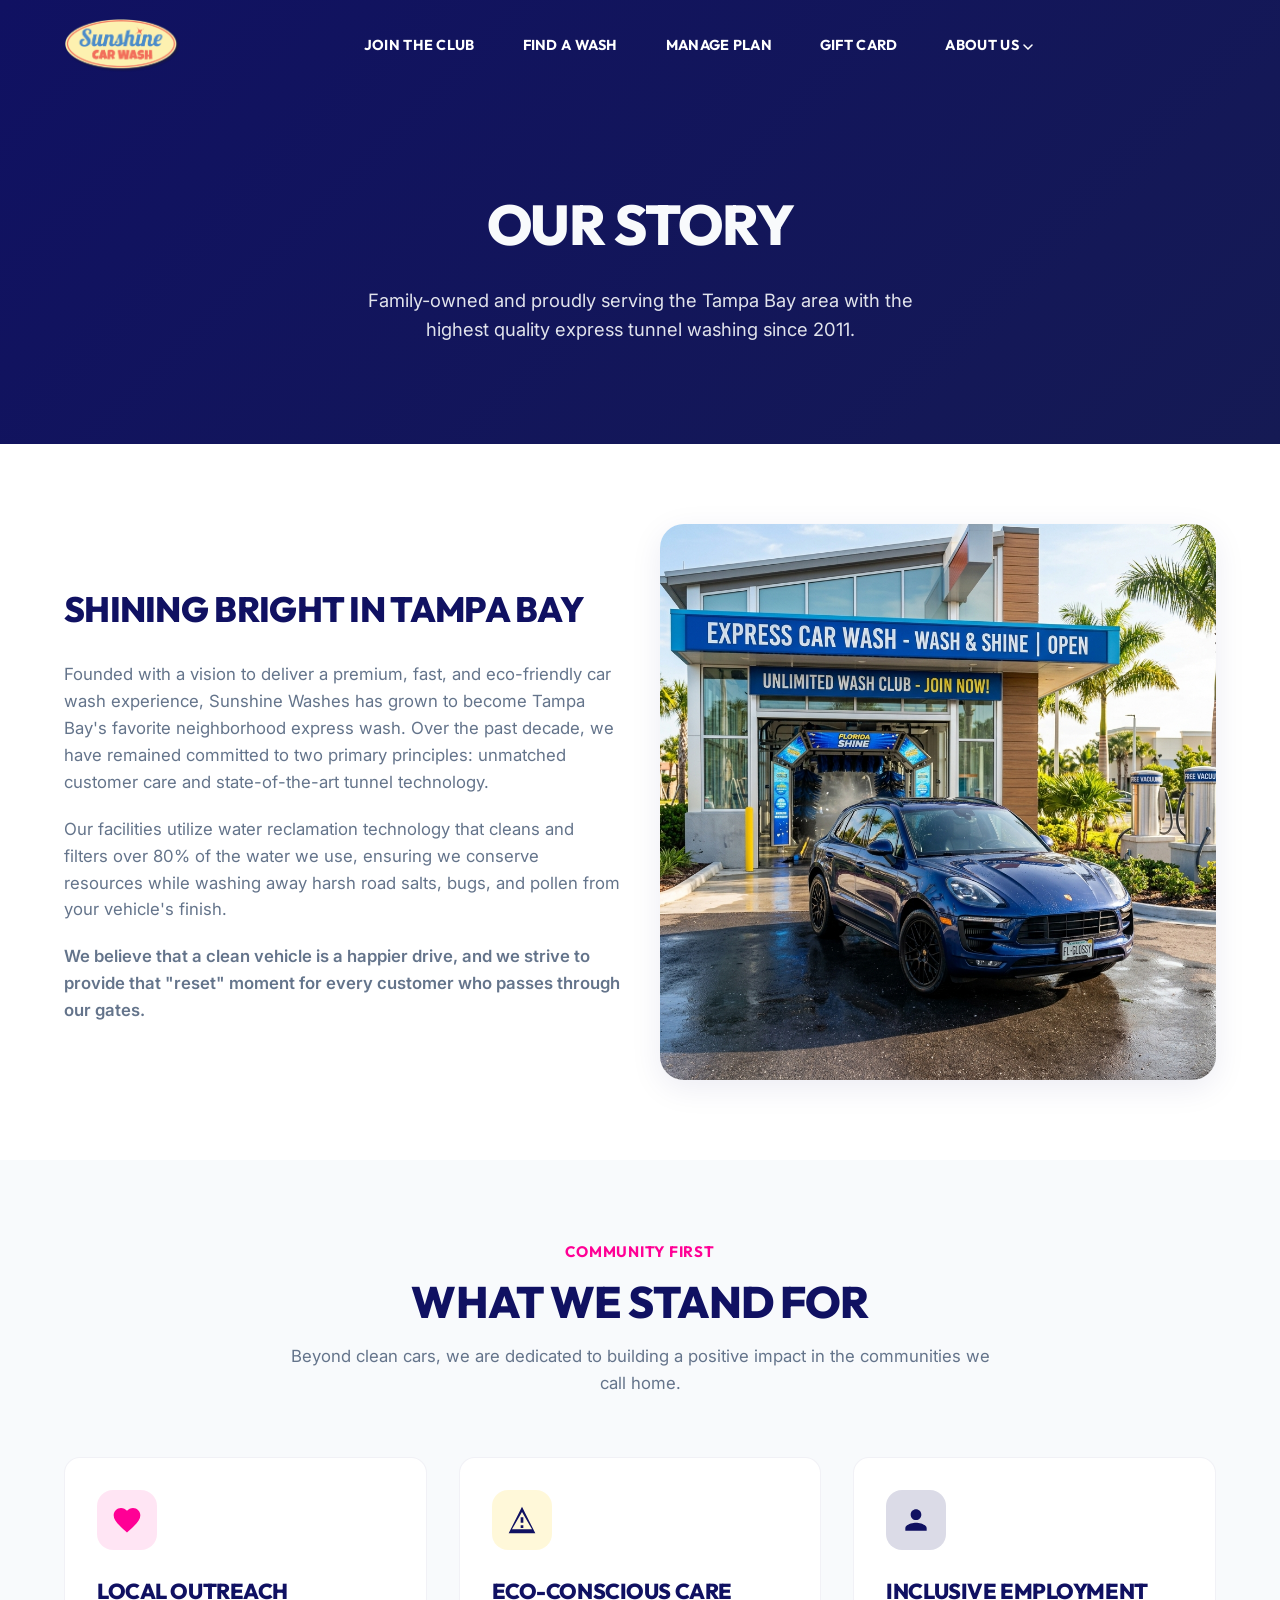
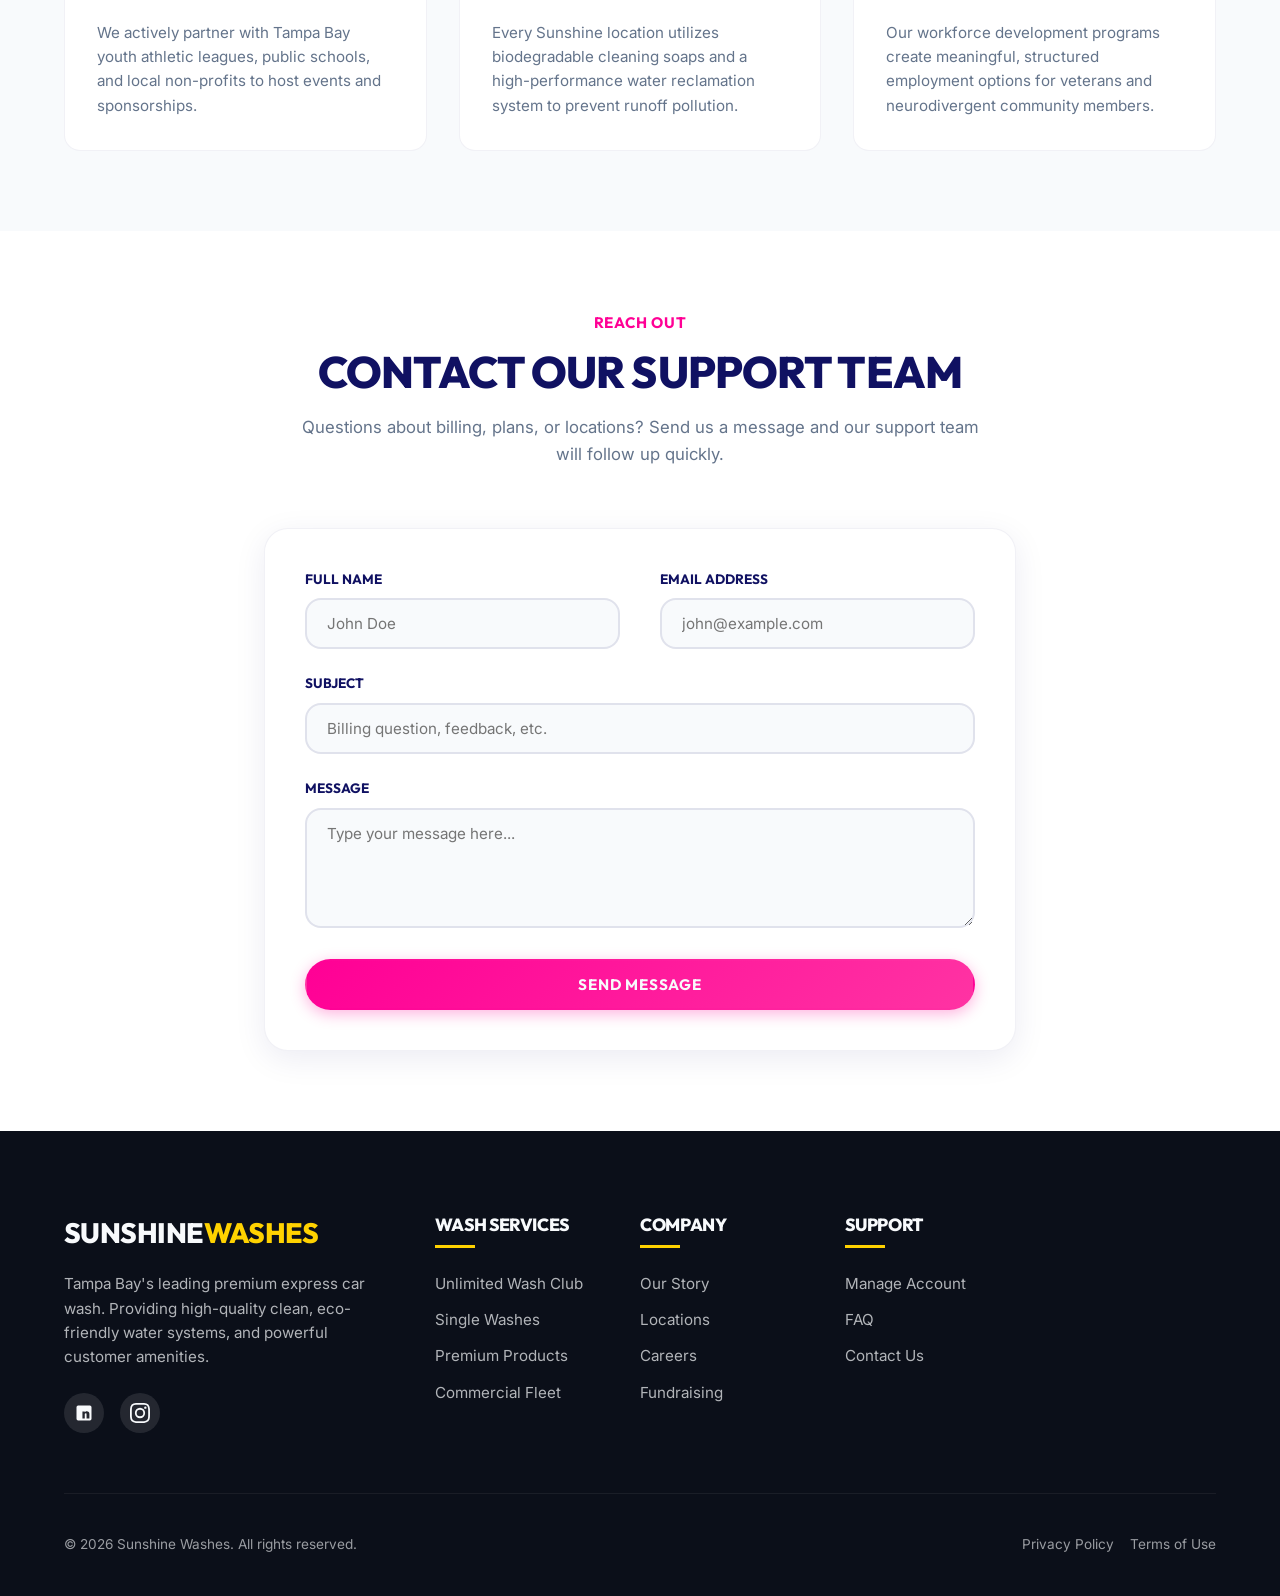
<file: about-us.html>
<!DOCTYPE html>
<html lang="en-US">
<head>
  <meta charset="UTF-8">
  <meta http-equiv="X-UA-Compatible" content="IE=edge">
  <meta name="viewport" content="width=device-width, initial-scale=1.0">
  <title>About Us | Sunshine Express Car Wash</title>
  <meta name="description" content="Sunshine Washes is family-owned and operated, dedicated to premium quality, community outreach, and environmentally conscious car care.">
  <link rel="stylesheet" href="index.css">
  <link rel="icon" href="images/hero_bg.jpg" type="image/jpeg">
</head>
<body>

  <!-- Header Navigation -->
  <header class="scrolled">
    <div class="container nav-container">
      <a href="index.html" class="logo-link">
        <img src="images/sunshine-logo.png" alt="Sunshine Washes Logo" class="logo-img">
      </a>
      
            <nav>
        <ul class="nav-menu">
          <li class="nav-item"><a href="compare-plans.html">JOIN THE CLUB</a></li>
          <li class="nav-item"><a href="locations.html">FIND A WASH</a></li>
          <li class="nav-item"><a href="manage-membership.html">MANAGE PLAN</a></li>
          <li class="nav-item"><a href="https://portalv3.wash.me/buy/sunshinecw" target="_blank">GIFT CARD</a></li>
          <li class="nav-item"><a href="about-us.html">ABOUT US<svg class="chevron-svg" width="10" height="6" viewBox="0 0 10 6" fill="currentColor" style="margin-left: 4px; vertical-align: middle;"><path d="M1 1l4 4 4-4" stroke="currentColor" stroke-width="1.5" fill="none" stroke-linecap="round"/></svg></a></li>
        </ul>
      </nav>
      
      <div class="nav-cta">
        <button class="menu-toggle" aria-label="Toggle Navigation">
          <span></span>
          <span></span>
          <span></span>
        </button>
      </div>
    </div>
  </header>

    <!-- Mobile Drawer Menu -->
  <div class="mobile-nav-overlay">
    <ul class="mobile-menu">
      <li><a href="compare-plans.html">JOIN THE CLUB</a></li>
      <li><a href="locations.html">FIND A WASH</a></li>
      <li><a href="manage-membership.html">MANAGE PLAN</a></li>
      <li><a href="https://portalv3.wash.me/buy/sunshinecw" target="_blank">GIFT CARD</a></li>
      <li><a href="about-us.html">ABOUT US</a></li>
    </ul>
  </div>

  <!-- Page Hero -->
  <section class="page-hero">
    <div class="container">
      <h1>Our Story</h1>
      <p>Family-owned and proudly serving the Tampa Bay area with the highest quality express tunnel washing since 2011.</p>
    </div>
  </section>

  <!-- Core Content Section -->
  <section style="background-color: var(--bg-card);">
    <div class="container">
      <div class="grid-2" style="align-items: center;">
        <div>
          <h2 style="font-size: 2.2rem; margin-bottom: 24px;">Shining Bright in Tampa Bay</h2>
          <p style="font-size: 1.05rem; color: var(--text-muted); margin-bottom: 20px;">
            Founded with a vision to deliver a premium, fast, and eco-friendly car wash experience, Sunshine Washes has grown to become Tampa Bay's favorite neighborhood express wash. Over the past decade, we have remained committed to two primary principles: unmatched customer care and state-of-the-art tunnel technology.
          </p>
          <p style="font-size: 1.05rem; color: var(--text-muted); margin-bottom: 20px;">
            Our facilities utilize water reclamation technology that cleans and filters over 80% of the water we use, ensuring we conserve resources while washing away harsh road salts, bugs, and pollen from your vehicle's finish.
          </p>
          <p style="font-size: 1.05rem; color: var(--text-muted); font-weight: 600;">
            We believe that a clean vehicle is a happier drive, and we strive to provide that "reset" moment for every customer who passes through our gates.
          </p>
        </div>
        <div>
          <img src="images/hero_bg.jpg" alt="Sunshine Express Tunnel Wash" style="border-radius: var(--radius-lg); box-shadow: var(--glass-shadow); width: 100%;">
        </div>
      </div>
    </div>
  </section>

  <!-- Social Commitments -->
  <section style="background-color: var(--bg-light);">
    <div class="container">
      <div class="section-header">
        <div class="section-tag">Community First</div>
        <h2>What We Stand For</h2>
        <p>Beyond clean cars, we are dedicated to building a positive impact in the communities we call home.</p>
      </div>

      <div class="grid-3">
        <div class="feature-card">
          <div class="feature-icon-wrapper" style="background-color: rgba(255, 0, 149, 0.1);">
            <svg class="feature-icon-svg" viewBox="0 0 24 24"><path d="M12 21.35l-1.45-1.32C5.4 15.36 2 12.28 2 8.5 2 5.42 4.42 3 7.5 3c1.74 0 3.41.81 4.5 2.09C13.09 3.81 14.76 3 16.5 3 19.58 3 22 5.42 22 8.5c0 3.78-3.4 6.86-8.55 11.54L12 21.35z" fill="var(--action-pink)"/></svg>
          </div>
          <h3>Local Outreach</h3>
          <p>We actively partner with Tampa Bay youth athletic leagues, public schools, and local non-profits to host events and sponsorships.</p>
        </div>

        <div class="feature-card">
          <div class="feature-icon-wrapper">
            <svg class="feature-icon-svg" viewBox="0 0 24 24"><path d="M12 2L2 22h20L12 2zm0 3.99L19.53 19H4.47L12 5.99zM13 16h-2v2h2v-2zm0-6h-2v4h2v-4z"/></svg>
          </div>
          <h3>Eco-Conscious Care</h3>
          <p>Every Sunshine location utilizes biodegradable cleaning soaps and a high-performance water reclamation system to prevent runoff pollution.</p>
        </div>

        <div class="feature-card">
          <div class="feature-icon-wrapper" style="background-color: rgba(16, 17, 98, 0.15);">
            <svg class="feature-icon-svg" viewBox="0 0 24 24"><path d="M12 12c2.21 0 4-1.79 4-4s-1.79-4-4-4-4 1.79-4 4 1.79 4 4 4zm0 2c-2.67 0-8 1.34-8 4v2h16v-2c0-2.66-5.33-4-8-4z"/></svg>
          </div>
          <h3>Inclusive Employment</h3>
          <p>Our workforce development programs create meaningful, structured employment options for veterans and neurodivergent community members.</p>
        </div>
      </div>
    </div>
  </section>

  <!-- Contact Us / Get In Touch -->
  <section style="background-color: var(--bg-card);">
    <div class="container" style="max-width: 800px;">
      <div class="section-header">
        <div class="section-tag">Reach Out</div>
        <h2>Contact Our Support Team</h2>
        <p>Questions about billing, plans, or locations? Send us a message and our support team will follow up quickly.</p>
      </div>

      <form class="contact-form">
        <div class="grid-2">
          <div class="form-group">
            <label class="form-label" for="full-name">Full Name</label>
            <input type="text" id="full-name" class="form-control" placeholder="John Doe" required>
          </div>
          <div class="form-group">
            <label class="form-label" for="email">Email Address</label>
            <input type="email" id="email" class="form-control" placeholder="john@example.com" required>
          </div>
        </div>
        <div class="form-group">
          <label class="form-label" for="subject">Subject</label>
          <input type="text" id="subject" class="form-control" placeholder="Billing question, feedback, etc." required>
        </div>
        <div class="form-group">
          <label class="form-label" for="message">Message</label>
          <textarea id="message" class="form-control" placeholder="Type your message here..." required></textarea>
        </div>
        <button type="submit" class="btn btn-primary w-full">Send Message</button>
      </form>
    </div>
  </section>

  <!-- Footer -->
  <footer>
    <div class="container">
      <div class="footer-grid">
        <div class="footer-brand">
          <h3>Sunshine<span>Washes</span></h3>
          <p>Tampa Bay's leading premium express car wash. Providing high-quality clean, eco-friendly water systems, and powerful customer amenities.</p>
          <div class="footer-socials">
            <a href="https://facebook.com/SunshinecarwashCL" class="social-icon" aria-label="Facebook">
              <svg viewBox="0 0 24 24"><path d="M19 3a2 2 0 0 1 2 2v14a2 2 0 0 1-2 2H5a2 2 0 0 1-2-2V5a2 2 0 0 1 2-2h14m-.5 15.5v-5.3a3.26 3.26 0 0 0-3.26-3.26c-.85 0-1.84.52-2.32 1.3v-1.11h-2.8v8.37h2.8v-4.87c0-.25.02-.5.1-.69a1.16 1.16 0 0 1 1.07-.78c.76 0 .98.57.98 1.4v4.94h2.8z"/></svg>
            </a>
            <a href="https://instagram.com/sunshinecarwash" class="social-icon" aria-label="Instagram">
              <svg viewBox="0 0 24 24"><path d="M12 2.163c3.204 0 3.584.012 4.85.07 3.252.148 4.771 1.691 4.919 4.919.058 1.265.069 1.645.069 4.849 0 3.205-.012 3.584-.069 4.849-.149 3.225-1.664 4.771-4.919 4.919-1.266.058-1.644.07-4.85.07-3.204 0-3.584-.012-4.849-.07-3.26-.149-4.771-1.699-4.919-4.92-.058-1.265-.07-1.644-.07-4.849 0-3.204.013-3.583.07-4.849.149-3.227 1.664-4.771 4.919-4.919 1.266-.057 1.645-.069 4.849-.069zM12 0C8.741 0 8.333.014 7.053.072 2.695.272.273 2.69.073 7.051.014 8.333 0 8.741 0 12c0 3.259.014 3.668.072 4.948.2 4.358 2.618 6.78 6.98 6.98 1.281.058 1.689.072 4.948.072 3.259 0 3.668-.014 4.948-.072 4.354-.2 6.782-2.618 6.979-6.98.059-1.28.073-1.689.073-4.948 0-3.259-.014-3.667-.072-4.947-.196-4.354-2.617-6.78-6.979-6.98C15.668.014 15.259 0 12 0zm0 5.838a6.162 6.162 0 1 0 0 12.324 6.162 6.162 0 0 0 0-12.324zM12 16a4 4 0 1 1 0-8 4 4 0 0 1 0 8zm6.406-11.845a1.44 1.44 0 1 0 0 2.881 1.44 1.44 0 0 0 0-2.881z"/></svg>
            </a>
          </div>
        </div>
        <div class="footer-column">
          <h4>Wash Services</h4>
          <ul class="footer-links">
            <li><a href="compare-plans.html">Unlimited Wash Club</a></li>
            <li><a href="compare-plans.html">Single Washes</a></li>
            <li><a href="products.html">Premium Products</a></li>
            <li><a href="fleet-plans.html">Commercial Fleet</a></li>
          </ul>
        </div>
        <div class="footer-column">
          <h4>Company</h4>
          <ul class="footer-links">
            <li><a href="about-us.html">Our Story</a></li>
            <li><a href="locations.html">Locations</a></li>
            <li><a href="work-with-us.html">Careers</a></li>
            <li><a href="fundraising.html">Fundraising</a></li>
          </ul>
        </div>
        <div class="footer-column">
          <h4>Support</h4>
          <ul class="footer-links">
            <li><a href="manage-membership.html">Manage Account</a></li>
            <li><a href="manage-membership.html#faqs">FAQ</a></li>
            <li><a href="about-us.html">Contact Us</a></li>
          </ul>
        </div>
      </div>
      
      <div class="footer-bottom">
        <p>&copy; 2026 Sunshine Washes. All rights reserved.</p>
        <div style="display:flex; gap:16px;">
          <a href="#">Privacy Policy</a>
          <a href="#">Terms of Use</a>
        </div>
      </div>
    </div>
  </footer>

  <script src="index.js"></script>
</body>
</html>
</file>
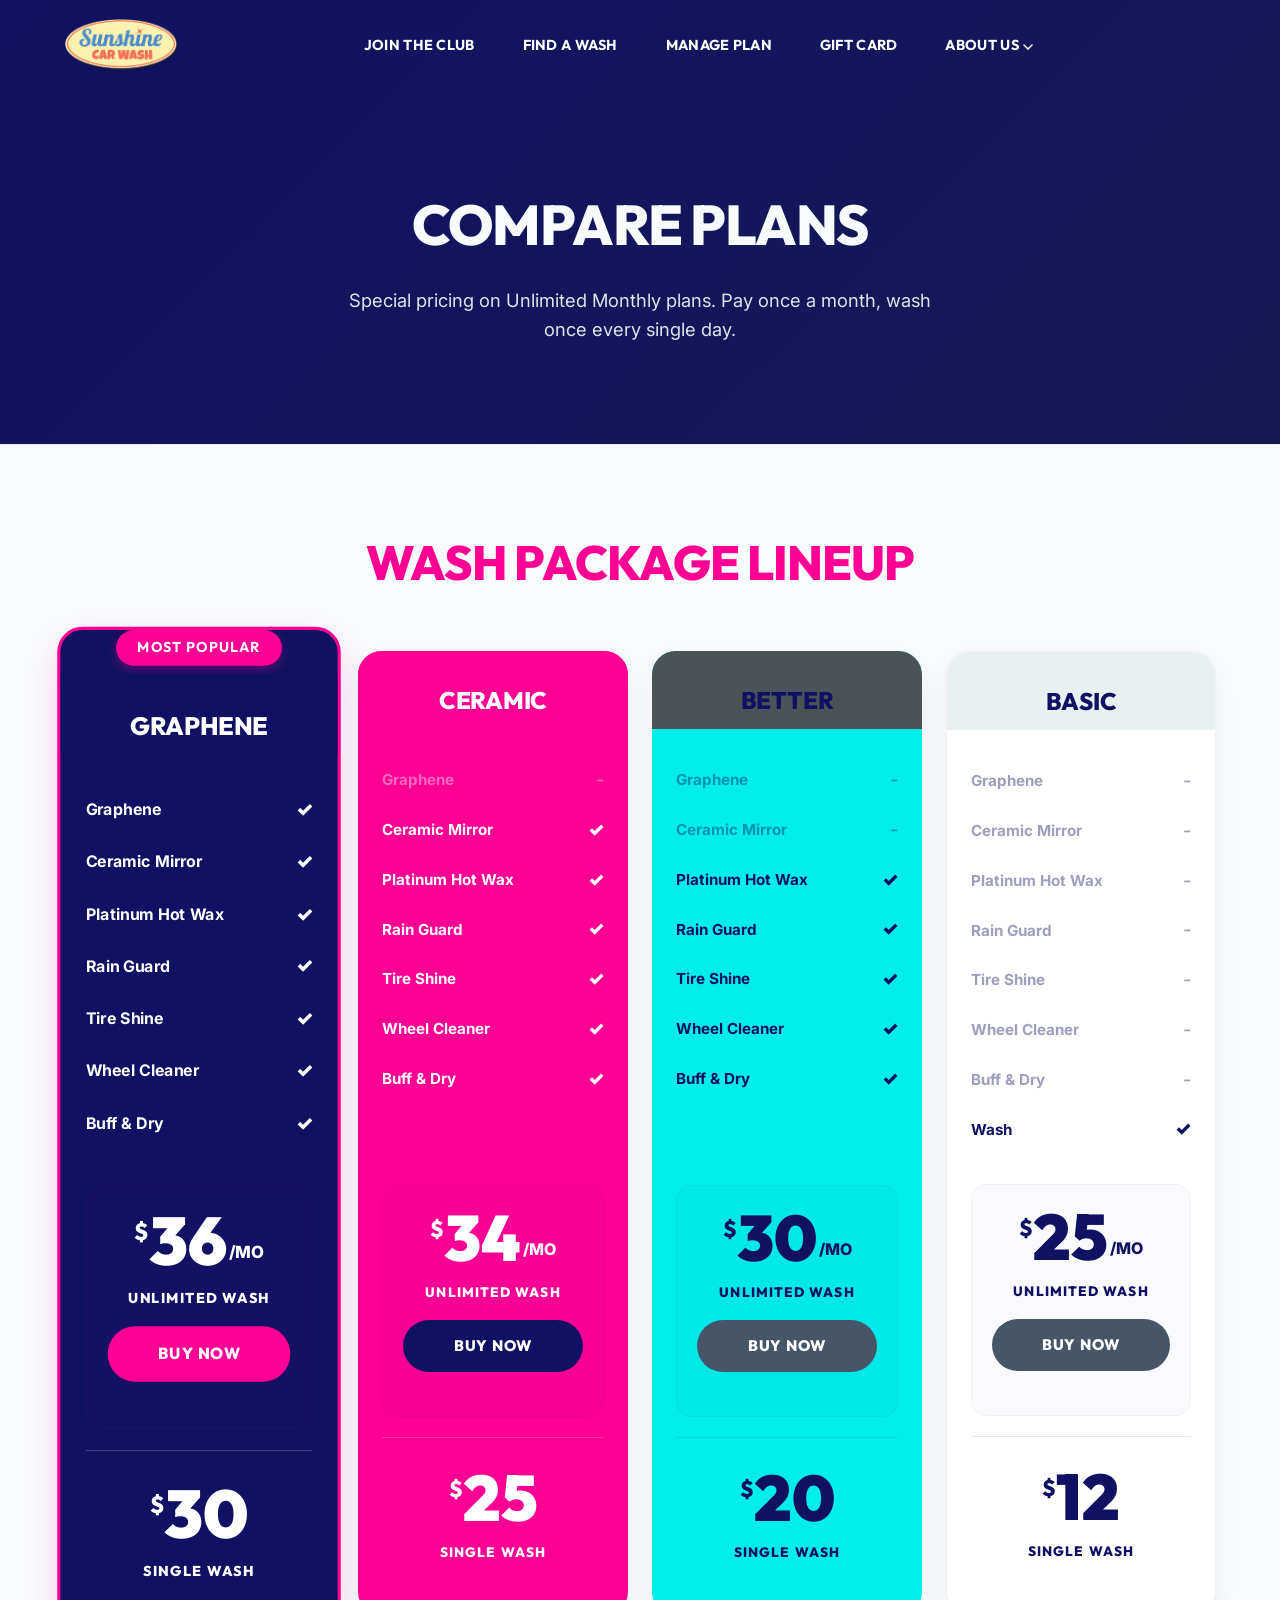
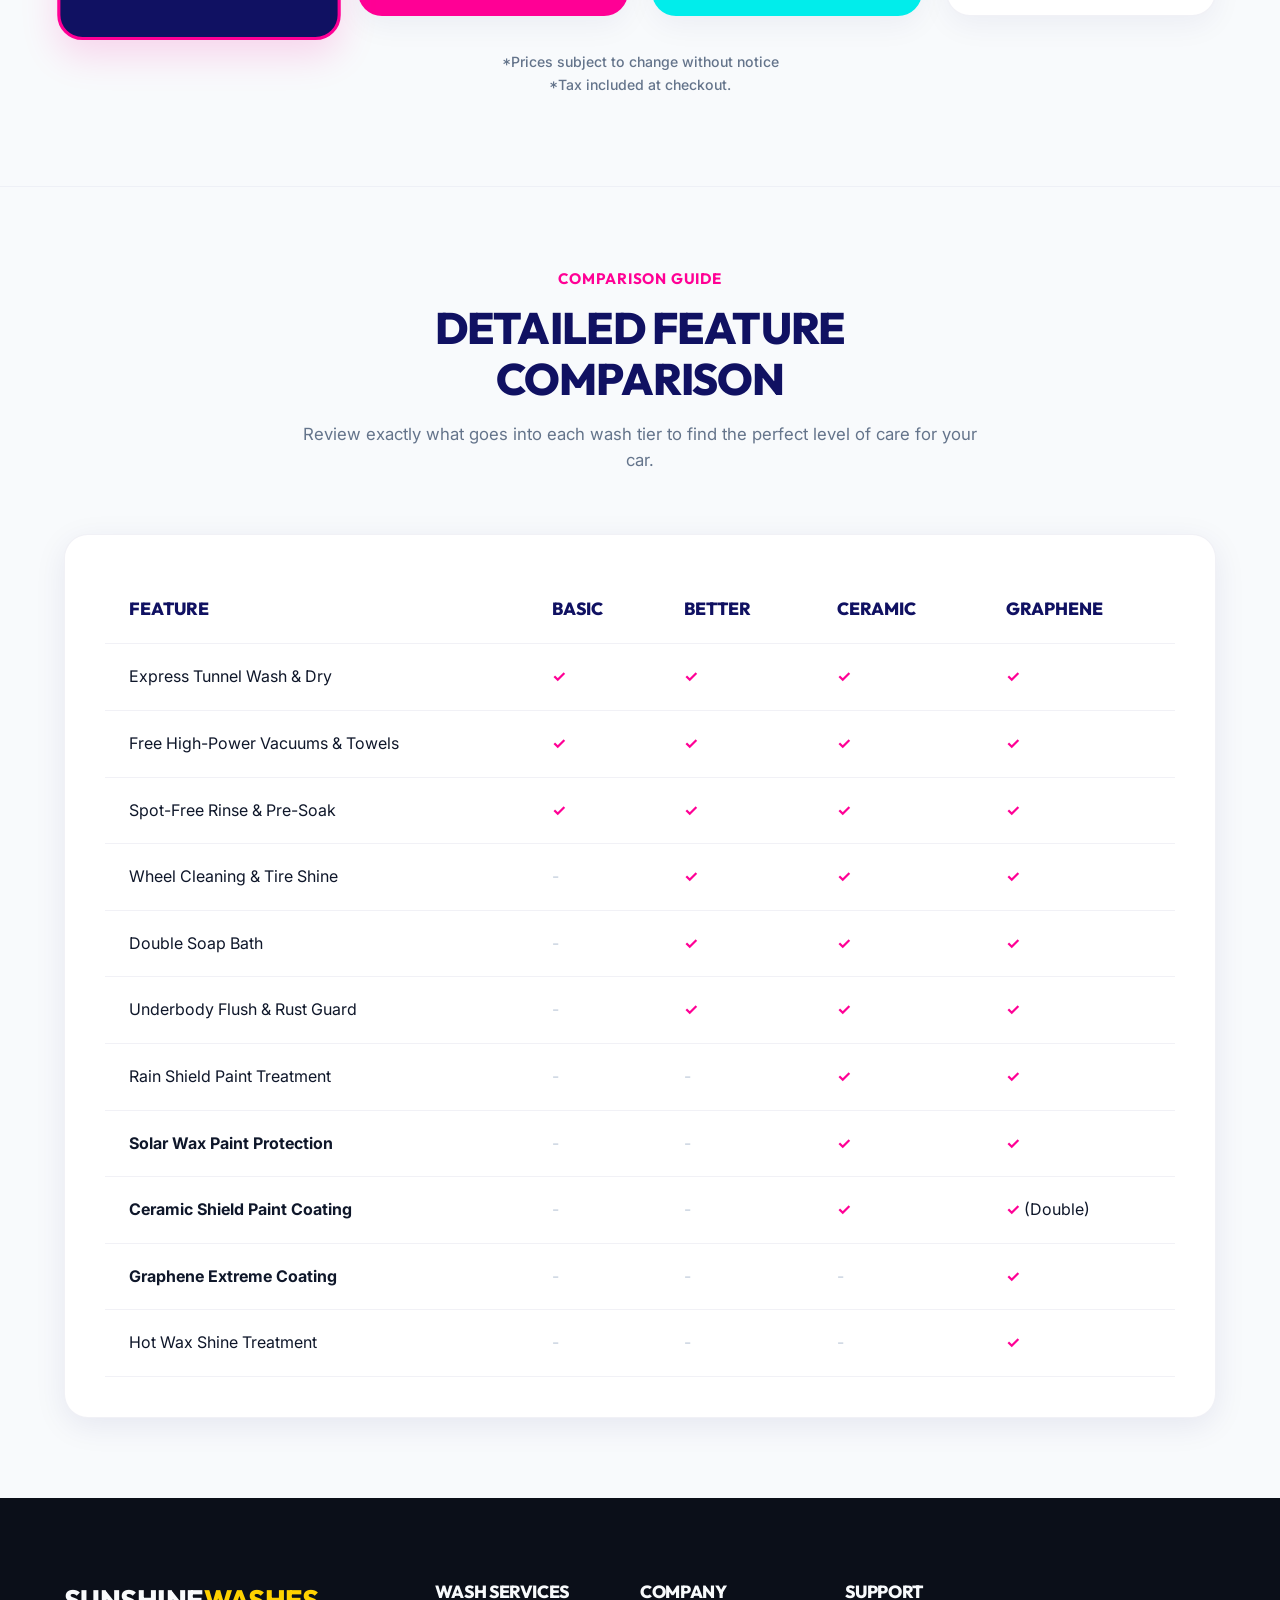
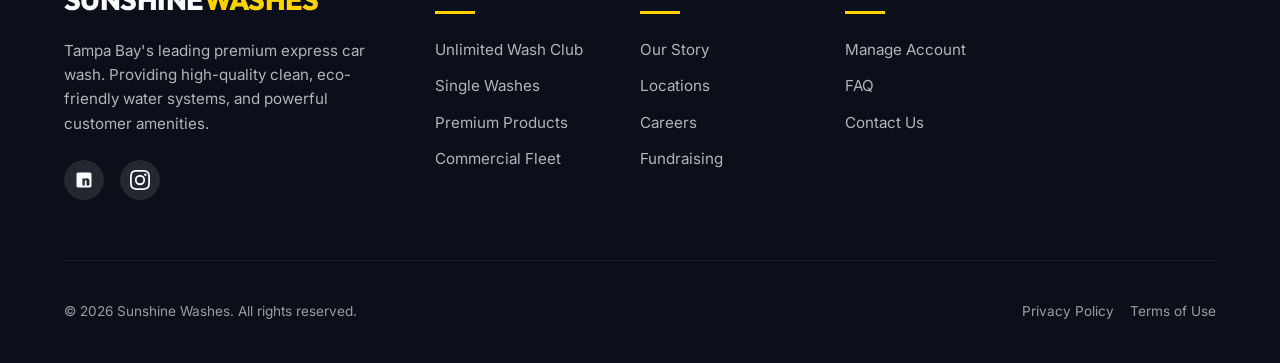
<file: compare-plans.html>
<!DOCTYPE html>
<html lang="en-US">
<head>
  <meta charset="UTF-8">
  <meta http-equiv="X-UA-Compatible" content="IE=edge">
  <meta name="viewport" content="width=device-width, initial-scale=1.0">
  <title>Compare Plans | Sunshine Express Car Wash</title>
  <meta name="description" content="Compare unlimited wash club plans and single packages. Select Graphene Shield, Ceramic Shine, or Basic Wash and save.">
  <link rel="stylesheet" href="index.css">
  <link rel="icon" href="images/hero_bg.jpg" type="image/jpeg">
</head>
<body>

  <!-- Header Navigation -->
  <header class="scrolled">
    <div class="container nav-container">
      <a href="index.html" class="logo-link">
        <img src="images/sunshine-logo.png" alt="Sunshine Washes Logo" class="logo-img">
      </a>
      
            <nav>
        <ul class="nav-menu">
          <li class="nav-item"><a href="compare-plans.html">JOIN THE CLUB</a></li>
          <li class="nav-item"><a href="locations.html">FIND A WASH</a></li>
          <li class="nav-item"><a href="manage-membership.html">MANAGE PLAN</a></li>
          <li class="nav-item"><a href="https://portalv3.wash.me/buy/sunshinecw" target="_blank">GIFT CARD</a></li>
          <li class="nav-item"><a href="about-us.html">ABOUT US<svg class="chevron-svg" width="10" height="6" viewBox="0 0 10 6" fill="currentColor" style="margin-left: 4px; vertical-align: middle;"><path d="M1 1l4 4 4-4" stroke="currentColor" stroke-width="1.5" fill="none" stroke-linecap="round"/></svg></a></li>
        </ul>
      </nav>
      
      <div class="nav-cta">
        <button class="menu-toggle" aria-label="Toggle Navigation">
          <span></span>
          <span></span>
          <span></span>
        </button>
      </div>
    </div>
  </header>

    <!-- Mobile Drawer Menu -->
  <div class="mobile-nav-overlay">
    <ul class="mobile-menu">
      <li><a href="compare-plans.html">JOIN THE CLUB</a></li>
      <li><a href="locations.html">FIND A WASH</a></li>
      <li><a href="manage-membership.html">MANAGE PLAN</a></li>
      <li><a href="https://portalv3.wash.me/buy/sunshinecw" target="_blank">GIFT CARD</a></li>
      <li><a href="about-us.html">ABOUT US</a></li>
    </ul>
  </div>

  <!-- Page Hero -->
  <section class="page-hero">
    <div class="container">
      <h1>Compare Plans</h1>
      <p>Special pricing on Unlimited Monthly plans. Pay once a month, wash once every single day.</p>
    </div>
  </section>

  <!-- Plan Options Matrix -->
  <section id="pricing-section" style="background-color: var(--bg-light); border-top: 1px solid rgba(16, 17, 98, 0.04); border-bottom: 1px solid rgba(16, 17, 98, 0.04); padding: 90px 0;">
    <div class="container">
      <div class="section-header">
        <h2 style="color: var(--action-pink); font-size: 3rem; margin-bottom: 30px;">WASH PACKAGE LINEUP</h2>
      </div>
      
      <div class="grid-4" style="gap: 24px;">
        <!-- GRAPHENE -->
        <div class="plan-card plan-graphene featured">
          <div class="plan-badge">MOST POPULAR</div>
          <div class="plan-card-header">
            <h3 class="plan-name">GRAPHENE</h3>
          </div>
          <div class="plan-card-body">
            <ul class="plan-features">
              <li class="included">Graphene</li>
              <li class="included">Ceramic Mirror</li>
              <li class="included">Platinum Hot Wax</li>
              <li class="included">Rain Guard</li>
              <li class="included">Tire Shine</li>
              <li class="included">Wheel Cleaner</li>
              <li class="included">Buff &amp; Dry</li>
            </ul>
            
            <div class="plan-unlimited-block">
              <div class="plan-price-block">
                <span class="plan-currency">$</span>
                <span class="plan-price">36</span>
                <span class="plan-period">/MO</span>
              </div>
              <div class="plan-price-title">UNLIMITED WASH</div>
              <a href="https://sunshinecarwash.app.rinsed.co/portal" class="plan-buy-btn">BUY NOW</a>
            </div>
            
            <div class="plan-divider"></div>
            
            <div class="plan-single-block">
              <div class="plan-price-block single">
                <span class="plan-currency">$</span>
                <span class="plan-price">30</span>
              </div>
              <div class="plan-price-title">SINGLE WASH</div>
            </div>
          </div>
        </div>

        <!-- CERAMIC -->
        <div class="plan-card plan-ceramic">
          <div class="plan-card-header">
            <h3 class="plan-name">CERAMIC</h3>
          </div>
          <div class="plan-card-body">
            <ul class="plan-features">
              <li class="excluded">Graphene</li>
              <li class="included">Ceramic Mirror</li>
              <li class="included">Platinum Hot Wax</li>
              <li class="included">Rain Guard</li>
              <li class="included">Tire Shine</li>
              <li class="included">Wheel Cleaner</li>
              <li class="included">Buff &amp; Dry</li>
            </ul>
            
            <div class="plan-unlimited-block">
              <div class="plan-price-block">
                <span class="plan-currency">$</span>
                <span class="plan-price">34</span>
                <span class="plan-period">/MO</span>
              </div>
              <div class="plan-price-title">UNLIMITED WASH</div>
              <a href="https://sunshinecarwash.app.rinsed.co/portal" class="plan-buy-btn">BUY NOW</a>
            </div>
            
            <div class="plan-divider"></div>
            
            <div class="plan-single-block">
              <div class="plan-price-block single">
                <span class="plan-currency">$</span>
                <span class="plan-price">25</span>
              </div>
              <div class="plan-price-title">SINGLE WASH</div>
            </div>
          </div>
        </div>

        <!-- BETTER -->
        <div class="plan-card plan-better">
          <div class="plan-card-header">
            <h3 class="plan-name">BETTER</h3>
          </div>
          <div class="plan-card-body">
            <ul class="plan-features">
              <li class="excluded">Graphene</li>
              <li class="excluded">Ceramic Mirror</li>
              <li class="included">Platinum Hot Wax</li>
              <li class="included">Rain Guard</li>
              <li class="included">Tire Shine</li>
              <li class="included">Wheel Cleaner</li>
              <li class="included">Buff &amp; Dry</li>
            </ul>
            
            <div class="plan-unlimited-block">
              <div class="plan-price-block">
                <span class="plan-currency">$</span>
                <span class="plan-price">30</span>
                <span class="plan-period">/MO</span>
              </div>
              <div class="plan-price-title">UNLIMITED WASH</div>
              <a href="https://sunshinecarwash.app.rinsed.co/portal" class="plan-buy-btn">BUY NOW</a>
            </div>
            
            <div class="plan-divider"></div>
            
            <div class="plan-single-block">
              <div class="plan-price-block single">
                <span class="plan-currency">$</span>
                <span class="plan-price">20</span>
              </div>
              <div class="plan-price-title">SINGLE WASH</div>
            </div>
          </div>
        </div>

        <!-- BASIC -->
        <div class="plan-card plan-basic">
          <div class="plan-card-header">
            <h3 class="plan-name">BASIC</h3>
          </div>
          <div class="plan-card-body">
            <ul class="plan-features">
              <li class="excluded">Graphene</li>
              <li class="excluded">Ceramic Mirror</li>
              <li class="excluded">Platinum Hot Wax</li>
              <li class="excluded">Rain Guard</li>
              <li class="excluded">Tire Shine</li>
              <li class="excluded">Wheel Cleaner</li>
              <li class="excluded">Buff &amp; Dry</li>
              <li class="included">Wash</li>
            </ul>
            
            <div class="plan-unlimited-block">
              <div class="plan-price-block">
                <span class="plan-currency">$</span>
                <span class="plan-price">25</span>
                <span class="plan-period">/MO</span>
              </div>
              <div class="plan-price-title">UNLIMITED WASH</div>
              <a href="https://sunshinecarwash.app.rinsed.co/portal" class="plan-buy-btn">BUY NOW</a>
            </div>
            
            <div class="plan-divider"></div>
            
            <div class="plan-single-block">
              <div class="plan-price-block single">
                <span class="plan-currency">$</span>
                <span class="plan-price">12</span>
              </div>
              <div class="plan-price-title">SINGLE WASH</div>
            </div>
          </div>
        </div>
      </div>
      
      <div style="text-align: center; margin-top: 35px; font-family: var(--font-body); font-size: 0.88rem; color: var(--text-muted); line-height: 1.6; font-weight: 500;">
        <p>*Prices subject to change without notice</p>
        <p>*Tax included at checkout.</p>
      </div>
    </div>
  </section>


  <!-- Detailed Feature Comparison Table -->
  <section style="background-color: var(--bg-light);">
    <div class="container">
      <div class="section-header">
        <div class="section-tag">Comparison Guide</div>
        <h2>Detailed Feature Comparison</h2>
        <p>Review exactly what goes into each wash tier to find the perfect level of care for your car.</p>
      </div>

      <div class="compare-matrix-wrapper">
        <table class="compare-table">
          <thead>
            <tr>
              <th>Feature</th>
              <th>Basic</th>
              <th>Better</th>
              <th>Ceramic</th>
              <th>Graphene</th>
            </tr>
          </thead>
          <tbody>
            <tr>
              <td>Express Tunnel Wash & Dry</td>
              <td><span class="check-icon">✓</span></td>
              <td><span class="check-icon">✓</span></td>
              <td><span class="check-icon">✓</span></td>
              <td><span class="check-icon">✓</span></td>
            </tr>
            <tr>
              <td>Free High-Power Vacuums & Towels</td>
              <td><span class="check-icon">✓</span></td>
              <td><span class="check-icon">✓</span></td>
              <td><span class="check-icon">✓</span></td>
              <td><span class="check-icon">✓</span></td>
            </tr>
            <tr>
              <td>Spot-Free Rinse & Pre-Soak</td>
              <td><span class="check-icon">✓</span></td>
              <td><span class="check-icon">✓</span></td>
              <td><span class="check-icon">✓</span></td>
              <td><span class="check-icon">✓</span></td>
            </tr>
            <tr>
              <td>Wheel Cleaning & Tire Shine</td>
              <td><span style="color: #cbd5e1; font-weight: 500;">-</span></td>
              <td><span class="check-icon">✓</span></td>
              <td><span class="check-icon">✓</span></td>
              <td><span class="check-icon">✓</span></td>
            </tr>
            <tr>
              <td>Double Soap Bath</td>
              <td><span style="color: #cbd5e1; font-weight: 500;">-</span></td>
              <td><span class="check-icon">✓</span></td>
              <td><span class="check-icon">✓</span></td>
              <td><span class="check-icon">✓</span></td>
            </tr>
            <tr>
              <td>Underbody Flush & Rust Guard</td>
              <td><span style="color: #cbd5e1; font-weight: 500;">-</span></td>
              <td><span class="check-icon">✓</span></td>
              <td><span class="check-icon">✓</span></td>
              <td><span class="check-icon">✓</span></td>
            </tr>
            <tr>
              <td>Rain Shield Paint Treatment</td>
              <td><span style="color: #cbd5e1; font-weight: 500;">-</span></td>
              <td><span style="color: #cbd5e1; font-weight: 500;">-</span></td>
              <td><span class="check-icon">✓</span></td>
              <td><span class="check-icon">✓</span></td>
            </tr>
            <tr>
              <td><strong>Solar Wax Paint Protection</strong></td>
              <td><span style="color: #cbd5e1; font-weight: 500;">-</span></td>
              <td><span style="color: #cbd5e1; font-weight: 500;">-</span></td>
              <td><span class="check-icon">✓</span></td>
              <td><span class="check-icon">✓</span></td>
            </tr>
            <tr>
              <td><strong>Ceramic Shield Paint Coating</strong></td>
              <td><span style="color: #cbd5e1; font-weight: 500;">-</span></td>
              <td><span style="color: #cbd5e1; font-weight: 500;">-</span></td>
              <td><span class="check-icon">✓</span></td>
              <td><span class="check-icon">✓</span> (Double)</td>
            </tr>
            <tr>
              <td><strong>Graphene Extreme Coating</strong></td>
              <td><span style="color: #cbd5e1; font-weight: 500;">-</span></td>
              <td><span style="color: #cbd5e1; font-weight: 500;">-</span></td>
              <td><span style="color: #cbd5e1; font-weight: 500;">-</span></td>
              <td><span class="check-icon">✓</span></td>
            </tr>
            <tr>
              <td>Hot Wax Shine Treatment</td>
              <td><span style="color: #cbd5e1; font-weight: 500;">-</span></td>
              <td><span style="color: #cbd5e1; font-weight: 500;">-</span></td>
              <td><span style="color: #cbd5e1; font-weight: 500;">-</span></td>
              <td><span class="check-icon">✓</span></td>
            </tr>
          </tbody>
        </table>
      </div>
    </div>
  </section>

  <!-- Footer -->
  <footer>
    <div class="container">
      <div class="footer-grid">
        <div class="footer-brand">
          <h3>Sunshine<span>Washes</span></h3>
          <p>Tampa Bay's leading premium express car wash. Providing high-quality clean, eco-friendly water systems, and powerful customer amenities.</p>
          <div class="footer-socials">
            <a href="https://facebook.com/SunshinecarwashCL" class="social-icon" aria-label="Facebook">
              <svg viewBox="0 0 24 24"><path d="M19 3a2 2 0 0 1 2 2v14a2 2 0 0 1-2 2H5a2 2 0 0 1-2-2V5a2 2 0 0 1 2-2h14m-.5 15.5v-5.3a3.26 3.26 0 0 0-3.26-3.26c-.85 0-1.84.52-2.32 1.3v-1.11h-2.8v8.37h2.8v-4.87c0-.25.02-.5.1-.69a1.16 1.16 0 0 1 1.07-.78c.76 0 .98.57.98 1.4v4.94h2.8z"/></svg>
            </a>
            <a href="https://instagram.com/sunshinecarwash" class="social-icon" aria-label="Instagram">
              <svg viewBox="0 0 24 24"><path d="M12 2.163c3.204 0 3.584.012 4.85.07 3.252.148 4.771 1.691 4.919 4.919.058 1.265.069 1.645.069 4.849 0 3.205-.012 3.584-.069 4.849-.149 3.225-1.664 4.771-4.919 4.919-1.266.058-1.644.07-4.85.07-3.204 0-3.584-.012-4.849-.07-3.26-.149-4.771-1.699-4.919-4.92-.058-1.265-.07-1.644-.07-4.849 0-3.204.013-3.583.07-4.849.149-3.227 1.664-4.771 4.919-4.919 1.266-.057 1.645-.069 4.849-.069zM12 0C8.741 0 8.333.014 7.053.072 2.695.272.273 2.69.073 7.051.014 8.333 0 8.741 0 12c0 3.259.014 3.668.072 4.948.2 4.358 2.618 6.78 6.98 6.98 1.281.058 1.689.072 4.948.072 3.259 0 3.668-.014 4.948-.072 4.354-.2 6.782-2.618 6.979-6.98.059-1.28.073-1.689.073-4.948 0-3.259-.014-3.667-.072-4.947-.196-4.354-2.617-6.78-6.979-6.98C15.668.014 15.259 0 12 0zm0 5.838a6.162 6.162 0 1 0 0 12.324 6.162 6.162 0 0 0 0-12.324zM12 16a4 4 0 1 1 0-8 4 4 0 0 1 0 8zm6.406-11.845a1.44 1.44 0 1 0 0 2.881 1.44 1.44 0 0 0 0-2.881z"/></svg>
            </a>
          </div>
        </div>
        <div class="footer-column">
          <h4>Wash Services</h4>
          <ul class="footer-links">
            <li><a href="compare-plans.html">Unlimited Wash Club</a></li>
            <li><a href="compare-plans.html">Single Washes</a></li>
            <li><a href="products.html">Premium Products</a></li>
            <li><a href="fleet-plans.html">Commercial Fleet</a></li>
          </ul>
        </div>
        <div class="footer-column">
          <h4>Company</h4>
          <ul class="footer-links">
            <li><a href="about-us.html">Our Story</a></li>
            <li><a href="locations.html">Locations</a></li>
            <li><a href="work-with-us.html">Careers</a></li>
            <li><a href="fundraising.html">Fundraising</a></li>
          </ul>
        </div>
        <div class="footer-column">
          <h4>Support</h4>
          <ul class="footer-links">
            <li><a href="manage-membership.html">Manage Account</a></li>
            <li><a href="manage-membership.html#faqs">FAQ</a></li>
            <li><a href="about-us.html">Contact Us</a></li>
          </ul>
        </div>
      </div>
      
      <div class="footer-bottom">
        <p>&copy; 2026 Sunshine Washes. All rights reserved.</p>
        <div style="display:flex; gap:16px;">
          <a href="#">Privacy Policy</a>
          <a href="#">Terms of Use</a>
        </div>
      </div>
    </div>
  </footer>

  <script src="index.js"></script>
</body>
</html>
</file>
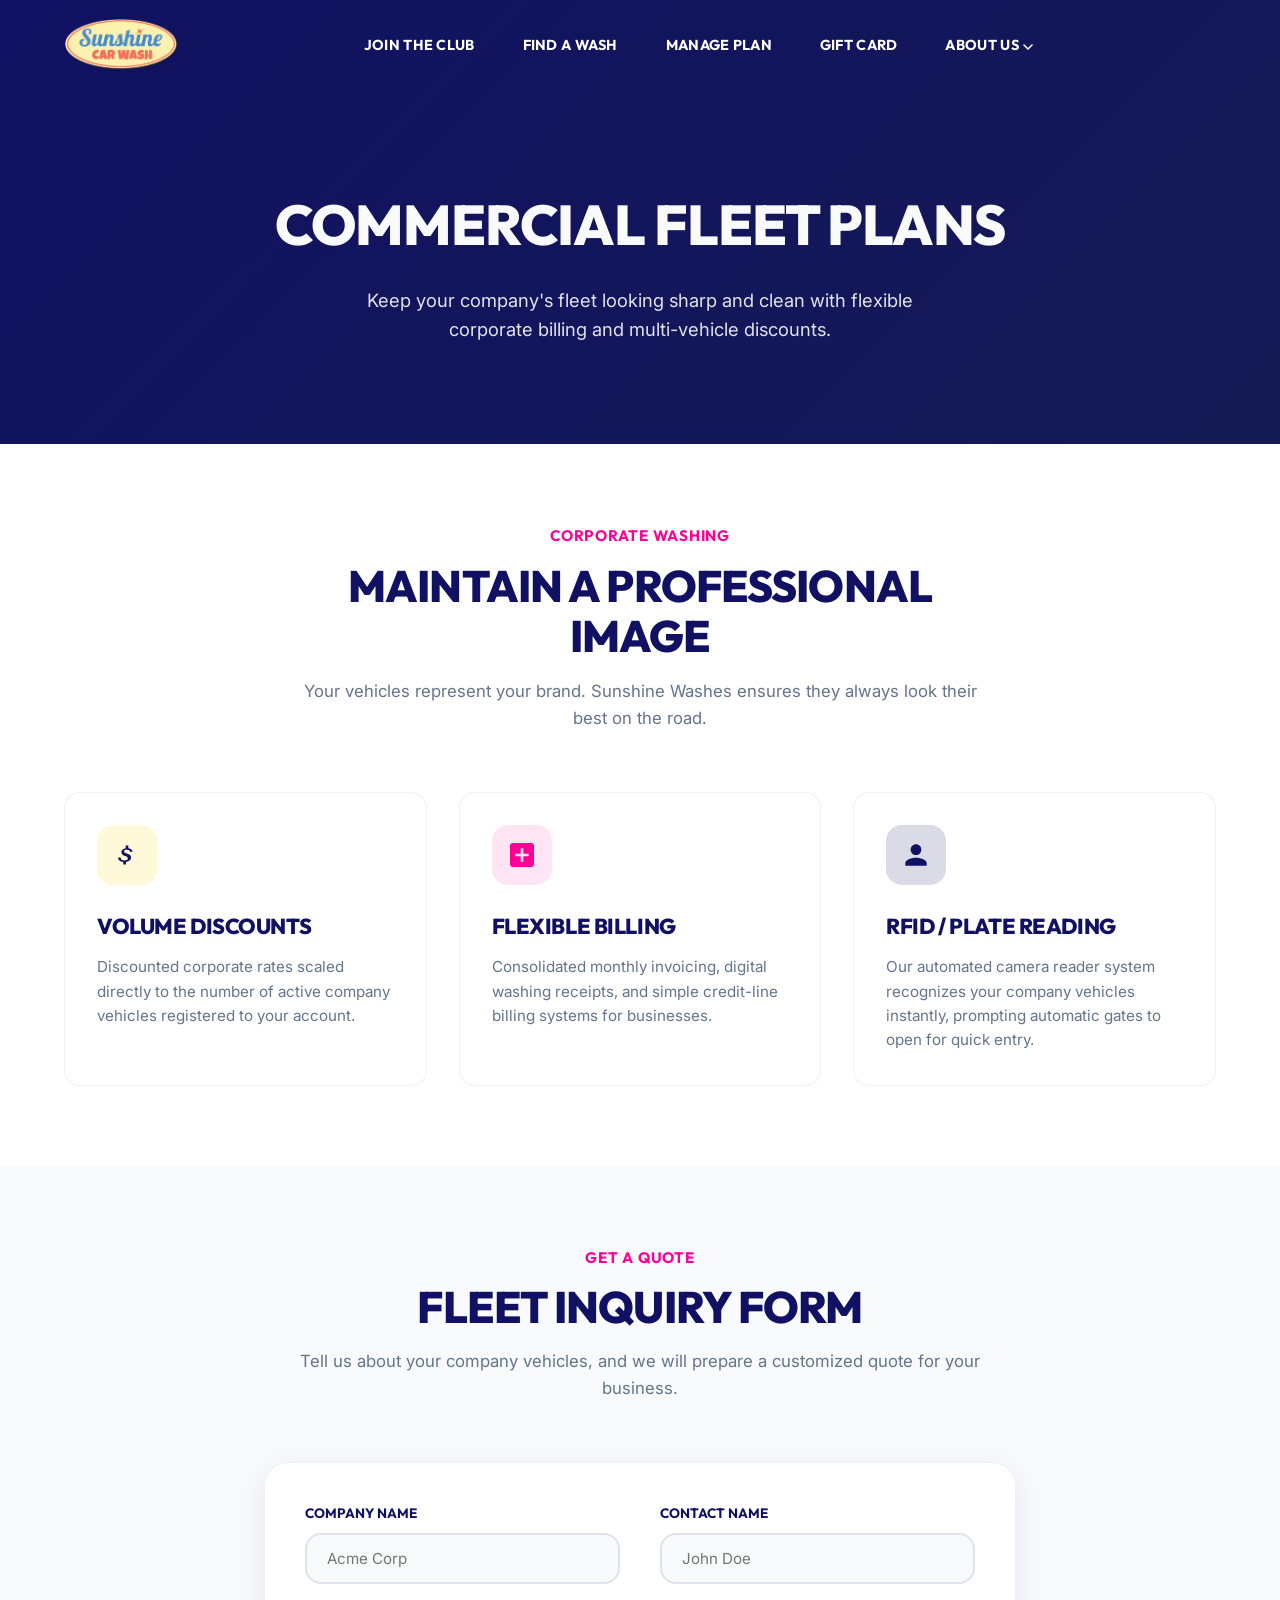
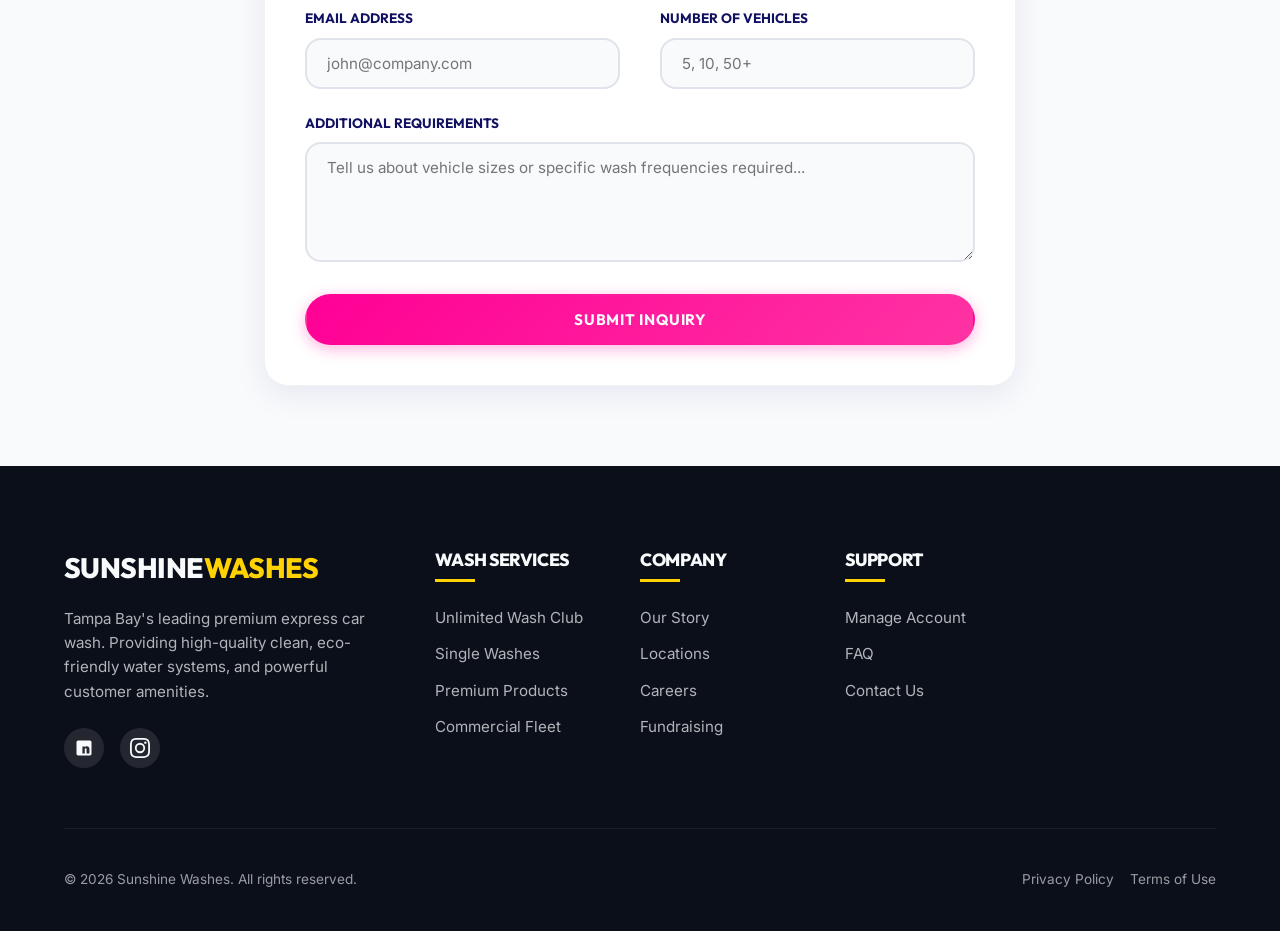
<file: fleet-plans.html>
<!DOCTYPE html>
<html lang="en-US">
<head>
  <meta charset="UTF-8">
  <meta http-equiv="X-UA-Compatible" content="IE=edge">
  <meta name="viewport" content="width=device-width, initial-scale=1.0">
  <title>Commercial Fleet Plans | Sunshine Express Car Wash</title>
  <meta name="description" content="Maintain your business's professional image with Sunshine Washes Fleet programs. Flexible corporate billing and multi-vehicle discounts.">
  <link rel="stylesheet" href="index.css">
  <link rel="icon" href="images/hero_bg.jpg" type="image/jpeg">
</head>
<body>

  <!-- Header Navigation -->
  <header class="scrolled">
    <div class="container nav-container">
      <a href="index.html" class="logo-link">
        <img src="images/sunshine-logo.png" alt="Sunshine Washes Logo" class="logo-img">
      </a>
      
            <nav>
        <ul class="nav-menu">
          <li class="nav-item"><a href="compare-plans.html">JOIN THE CLUB</a></li>
          <li class="nav-item"><a href="locations.html">FIND A WASH</a></li>
          <li class="nav-item"><a href="manage-membership.html">MANAGE PLAN</a></li>
          <li class="nav-item"><a href="https://portalv3.wash.me/buy/sunshinecw" target="_blank">GIFT CARD</a></li>
          <li class="nav-item"><a href="about-us.html">ABOUT US<svg class="chevron-svg" width="10" height="6" viewBox="0 0 10 6" fill="currentColor" style="margin-left: 4px; vertical-align: middle;"><path d="M1 1l4 4 4-4" stroke="currentColor" stroke-width="1.5" fill="none" stroke-linecap="round"/></svg></a></li>
        </ul>
      </nav>
      
      <div class="nav-cta">
        <button class="menu-toggle" aria-label="Toggle Navigation">
          <span></span>
          <span></span>
          <span></span>
        </button>
      </div>
    </div>
  </header>

    <!-- Mobile Drawer Menu -->
  <div class="mobile-nav-overlay">
    <ul class="mobile-menu">
      <li><a href="compare-plans.html">JOIN THE CLUB</a></li>
      <li><a href="locations.html">FIND A WASH</a></li>
      <li><a href="manage-membership.html">MANAGE PLAN</a></li>
      <li><a href="https://portalv3.wash.me/buy/sunshinecw" target="_blank">GIFT CARD</a></li>
      <li><a href="about-us.html">ABOUT US</a></li>
    </ul>
  </div>

  <!-- Page Hero -->
  <section class="page-hero">
    <div class="container">
      <h1>Commercial Fleet Plans</h1>
      <p>Keep your company's fleet looking sharp and clean with flexible corporate billing and multi-vehicle discounts.</p>
    </div>
  </section>

  <!-- Fleet Program Benefits -->
  <section style="background-color: var(--bg-card);">
    <div class="container">
      <div class="section-header">
        <div class="section-tag">Corporate Washing</div>
        <h2>Maintain a Professional Image</h2>
        <p>Your vehicles represent your brand. Sunshine Washes ensures they always look their best on the road.</p>
      </div>

      <div class="grid-3">
        <div class="feature-card">
          <div class="feature-icon-wrapper" style="background-color: rgba(255, 210, 0, 0.15);">
            <svg class="feature-icon-svg" viewBox="0 0 24 24"><path d="M11.8 10.9c-.8-.2-1.3-.4-1.6-.7-.3-.3-.4-.6-.4-.9 0-.4.2-.8.6-1s1-.3 1.6-.3c.7 0 1.2.2 1.6.5.4.3.6.7.7 1.1h1.9c-.1-.9-.6-1.7-1.4-2.1-.5-.3-1.1-.5-1.8-.6v-2h-2v2c-.8.1-1.6.4-2.1.8-.7.6-1.1 1.4-1.1 2.3 0 1.2.7 2 2.1 2.5 1 .3 1.7.6 2.1.9.4.3.6.7.6 1.2 0 .6-.3 1-.8 1.2-.5.2-1.1.3-1.8.3-.9 0-1.6-.2-2-.6-.5-.4-.7-1-.8-1.7H5.3c.1 1.2.7 2.2 1.8 2.8.6.3 1.3.5 2.1.6v2h2v-2c.9-.1 1.7-.3 2.4-.8.9-.6 1.4-1.4 1.4-2.5.1-1.3-.7-2.1-2.2-2.6z"/></svg>
          </div>
          <h3>Volume Discounts</h3>
          <p>Discounted corporate rates scaled directly to the number of active company vehicles registered to your account.</p>
        </div>

        <div class="feature-card">
          <div class="feature-icon-wrapper" style="background-color: rgba(255, 0, 149, 0.1);">
            <svg class="feature-icon-svg" viewBox="0 0 24 24"><path d="M19 3H5c-1.1 0-2 .9-2 2v14c0 1.1.9 2 2 2h14c1.1 0 2-.9 2-2V5c0-1.1-.9-2-2-2zm-2 10h-4v4h-2v-4H7v-2h4V7h2v4h4v2z" fill="var(--action-pink)"/></svg>
          </div>
          <h3>Flexible Billing</h3>
          <p>Consolidated monthly invoicing, digital washing receipts, and simple credit-line billing systems for businesses.</p>
        </div>

        <div class="feature-card">
          <div class="feature-icon-wrapper" style="background-color: rgba(16, 17, 98, 0.15);">
            <svg class="feature-icon-svg" viewBox="0 0 24 24"><path d="M12 12c2.21 0 4-1.79 4-4s-1.79-4-4-4-4 1.79-4 4 1.79 4 4 4zm0 2c-2.67 0-8 1.34-8 4v2h16v-2c0-2.66-5.33-4-8-4z"/></svg>
          </div>
          <h3>RFID / Plate Reading</h3>
          <p>Our automated camera reader system recognizes your company vehicles instantly, prompting automatic gates to open for quick entry.</p>
        </div>
      </div>
    </div>
  </section>

  <!-- Lead Capture Form -->
  <section style="background-color: var(--bg-light);">
    <div class="container" style="max-width: 800px;">
      <div class="section-header">
        <div class="section-tag">Get a Quote</div>
        <h2>Fleet Inquiry Form</h2>
        <p>Tell us about your company vehicles, and we will prepare a customized quote for your business.</p>
      </div>

      <form class="contact-form">
        <div class="grid-2">
          <div class="form-group">
            <label class="form-label" for="company-name">Company Name</label>
            <input type="text" id="company-name" class="form-control" placeholder="Acme Corp" required>
          </div>
          <div class="form-group">
            <label class="form-label" for="fleet-contact">Contact Name</label>
            <input type="text" id="fleet-contact" class="form-control" placeholder="John Doe" required>
          </div>
        </div>
        <div class="grid-2">
          <div class="form-group">
            <label class="form-label" for="fleet-email">Email Address</label>
            <input type="email" id="fleet-email" class="form-control" placeholder="john@company.com" required>
          </div>
          <div class="form-group">
            <label class="form-label" for="fleet-size">Number of Vehicles</label>
            <input type="number" id="fleet-size" class="form-control" placeholder="5, 10, 50+" required>
          </div>
        </div>
        <div class="form-group">
          <label class="form-label" for="fleet-requirements">Additional Requirements</label>
          <textarea id="fleet-requirements" class="form-control" placeholder="Tell us about vehicle sizes or specific wash frequencies required..."></textarea>
        </div>
        <button type="submit" class="btn btn-primary w-full">Submit Inquiry</button>
      </form>
    </div>
  </section>

  <!-- Footer -->
  <footer>
    <div class="container">
      <div class="footer-grid">
        <div class="footer-brand">
          <h3>Sunshine<span>Washes</span></h3>
          <p>Tampa Bay's leading premium express car wash. Providing high-quality clean, eco-friendly water systems, and powerful customer amenities.</p>
          <div class="footer-socials">
            <a href="https://facebook.com/SunshinecarwashCL" class="social-icon" aria-label="Facebook">
              <svg viewBox="0 0 24 24"><path d="M19 3a2 2 0 0 1 2 2v14a2 2 0 0 1-2 2H5a2 2 0 0 1-2-2V5a2 2 0 0 1 2-2h14m-.5 15.5v-5.3a3.26 3.26 0 0 0-3.26-3.26c-.85 0-1.84.52-2.32 1.3v-1.11h-2.8v8.37h2.8v-4.87c0-.25.02-.5.1-.69a1.16 1.16 0 0 1 1.07-.78c.76 0 .98.57.98 1.4v4.94h2.8z"/></svg>
            </a>
            <a href="https://instagram.com/sunshinecarwash" class="social-icon" aria-label="Instagram">
              <svg viewBox="0 0 24 24"><path d="M12 2.163c3.204 0 3.584.012 4.85.07 3.252.148 4.771 1.691 4.919 4.919.058 1.265.069 1.645.069 4.849 0 3.205-.012 3.584-.069 4.849-.149 3.225-1.664 4.771-4.919 4.919-1.266.058-1.644.07-4.85.07-3.204 0-3.584-.012-4.849-.07-3.26-.149-4.771-1.699-4.919-4.92-.058-1.265-.07-1.644-.07-4.849 0-3.204.013-3.583.07-4.849.149-3.227 1.664-4.771 4.919-4.919 1.266-.057 1.645-.069 4.849-.069zM12 0C8.741 0 8.333.014 7.053.072 2.695.272.273 2.69.073 7.051.014 8.333 0 8.741 0 12c0 3.259.014 3.668.072 4.948.2 4.358 2.618 6.78 6.98 6.98 1.281.058 1.689.072 4.948.072 3.259 0 3.668-.014 4.948-.072 4.354-.2 6.782-2.618 6.979-6.98.059-1.28.073-1.689.073-4.948 0-3.259-.014-3.667-.072-4.947-.196-4.354-2.617-6.78-6.979-6.98C15.668.014 15.259 0 12 0zm0 5.838a6.162 6.162 0 1 0 0 12.324 6.162 6.162 0 0 0 0-12.324zM12 16a4 4 0 1 1 0-8 4 4 0 0 1 0 8zm6.406-11.845a1.44 1.44 0 1 0 0 2.881 1.44 1.44 0 0 0 0-2.881z"/></svg>
            </a>
          </div>
        </div>
        <div class="footer-column">
          <h4>Wash Services</h4>
          <ul class="footer-links">
            <li><a href="compare-plans.html">Unlimited Wash Club</a></li>
            <li><a href="compare-plans.html">Single Washes</a></li>
            <li><a href="products.html">Premium Products</a></li>
            <li><a href="fleet-plans.html">Commercial Fleet</a></li>
          </ul>
        </div>
        <div class="footer-column">
          <h4>Company</h4>
          <ul class="footer-links">
            <li><a href="about-us.html">Our Story</a></li>
            <li><a href="locations.html">Locations</a></li>
            <li><a href="work-with-us.html">Careers</a></li>
            <li><a href="fundraising.html">Fundraising</a></li>
          </ul>
        </div>
        <div class="footer-column">
          <h4>Support</h4>
          <ul class="footer-links">
            <li><a href="manage-membership.html">Manage Account</a></li>
            <li><a href="manage-membership.html#faqs">FAQ</a></li>
            <li><a href="about-us.html">Contact Us</a></li>
          </ul>
        </div>
      </div>
      
      <div class="footer-bottom">
        <p>&copy; 2026 Sunshine Washes. All rights reserved.</p>
        <div style="display:flex; gap:16px;">
          <a href="#">Privacy Policy</a>
          <a href="#">Terms of Use</a>
        </div>
      </div>
    </div>
  </footer>

  <script src="index.js"></script>
</body>
</html>
</file>
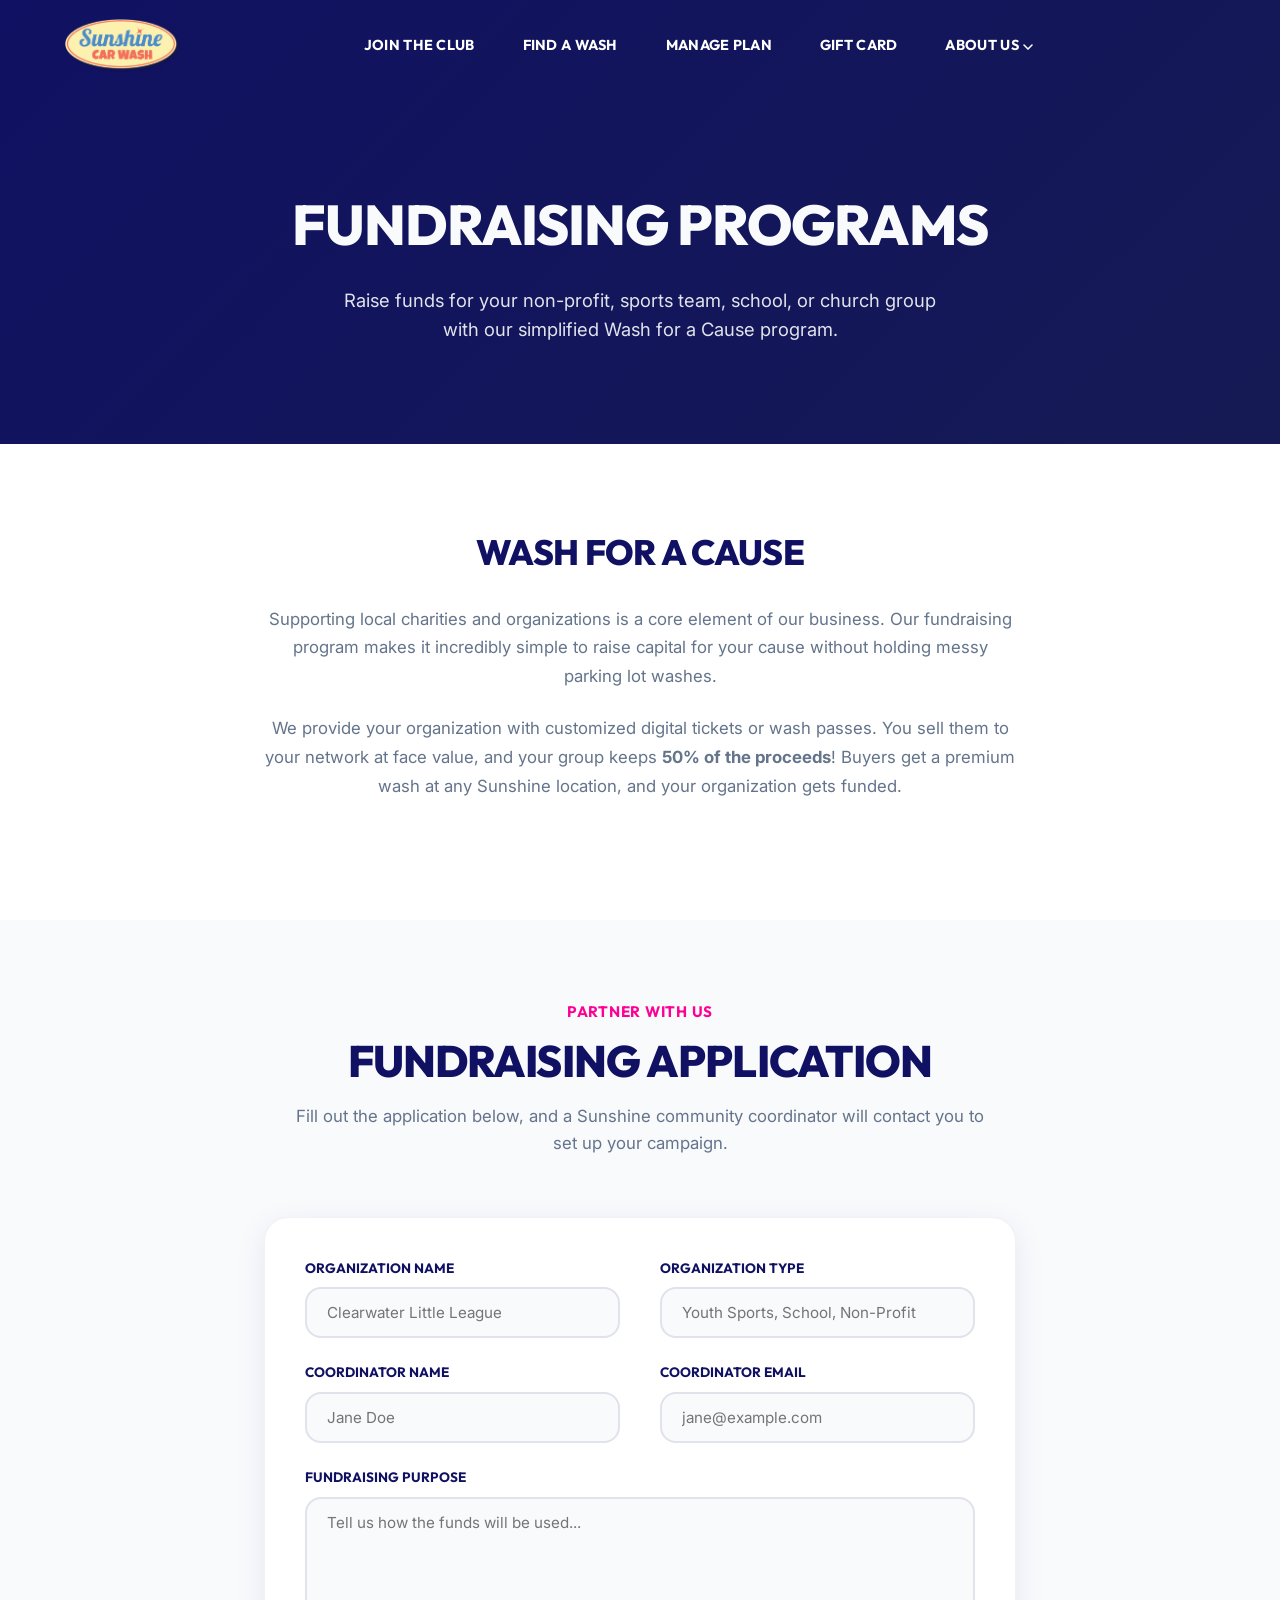
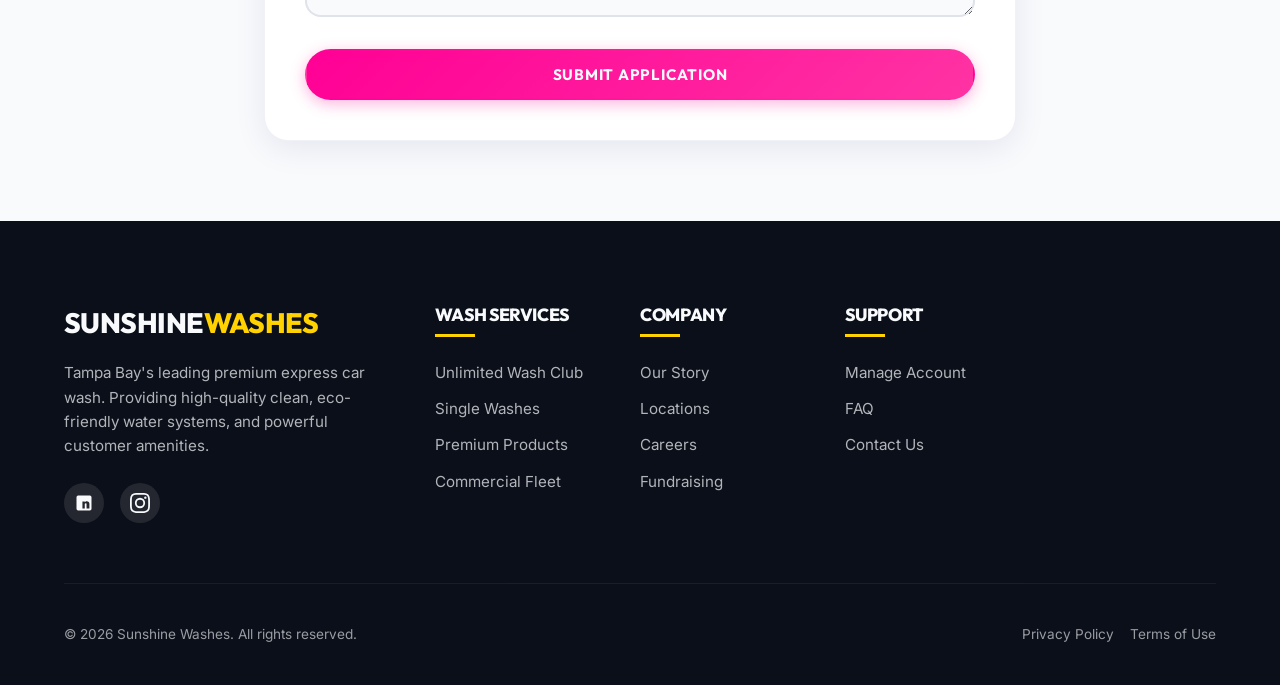
<file: fundraising.html>
<!DOCTYPE html>
<html lang="en-US">
<head>
  <meta charset="UTF-8">
  <meta http-equiv="X-UA-Compatible" content="IE=edge">
  <meta name="viewport" content="width=device-width, initial-scale=1.0">
  <title>Fundraising Programs | Sunshine Express Car Wash</title>
  <meta name="description" content="Raise funds for your school, team, or non-profit in Tampa Bay with our convenient Wash for a Cause program. Apply online today.">
  <link rel="stylesheet" href="index.css">
  <link rel="icon" href="images/hero_bg.jpg" type="image/jpeg">
</head>
<body>

  <!-- Header Navigation -->
  <header class="scrolled">
    <div class="container nav-container">
      <a href="index.html" class="logo-link">
        <img src="images/sunshine-logo.png" alt="Sunshine Washes Logo" class="logo-img">
      </a>
      
            <nav>
        <ul class="nav-menu">
          <li class="nav-item"><a href="compare-plans.html">JOIN THE CLUB</a></li>
          <li class="nav-item"><a href="locations.html">FIND A WASH</a></li>
          <li class="nav-item"><a href="manage-membership.html">MANAGE PLAN</a></li>
          <li class="nav-item"><a href="https://portalv3.wash.me/buy/sunshinecw" target="_blank">GIFT CARD</a></li>
          <li class="nav-item"><a href="about-us.html">ABOUT US<svg class="chevron-svg" width="10" height="6" viewBox="0 0 10 6" fill="currentColor" style="margin-left: 4px; vertical-align: middle;"><path d="M1 1l4 4 4-4" stroke="currentColor" stroke-width="1.5" fill="none" stroke-linecap="round"/></svg></a></li>
        </ul>
      </nav>
      
      <div class="nav-cta">
        <button class="menu-toggle" aria-label="Toggle Navigation">
          <span></span>
          <span></span>
          <span></span>
        </button>
      </div>
    </div>
  </header>

    <!-- Mobile Drawer Menu -->
  <div class="mobile-nav-overlay">
    <ul class="mobile-menu">
      <li><a href="compare-plans.html">JOIN THE CLUB</a></li>
      <li><a href="locations.html">FIND A WASH</a></li>
      <li><a href="manage-membership.html">MANAGE PLAN</a></li>
      <li><a href="https://portalv3.wash.me/buy/sunshinecw" target="_blank">GIFT CARD</a></li>
      <li><a href="about-us.html">ABOUT US</a></li>
    </ul>
  </div>

  <!-- Page Hero -->
  <section class="page-hero">
    <div class="container">
      <h1>Fundraising Programs</h1>
      <p>Raise funds for your non-profit, sports team, school, or church group with our simplified Wash for a Cause program.</p>
    </div>
  </section>

  <!-- Explanation Section -->
  <section style="background-color: var(--bg-card);">
    <div class="container" style="max-width: 800px; text-align: center;">
      <h2 style="font-size: 2.2rem; margin-bottom: 24px;">Wash for a Cause</h2>
      <p style="color:var(--text-muted); font-size: 1.05rem; margin-bottom: 24px; line-height: 1.7;">
        Supporting local charities and organizations is a core element of our business. Our fundraising program makes it incredibly simple to raise capital for your cause without holding messy parking lot washes.
      </p>
      <p style="color:var(--text-muted); font-size: 1.05rem; margin-bottom: 40px; line-height: 1.7;">
        We provide your organization with customized digital tickets or wash passes. You sell them to your network at face value, and your group keeps <strong>50% of the proceeds</strong>! Buyers get a premium wash at any Sunshine location, and your organization gets funded.
      </p>
    </div>
  </section>

  <!-- Fundraising Form -->
  <section style="background-color: var(--bg-light);">
    <div class="container" style="max-width: 800px;">
      <div class="section-header">
        <div class="section-tag">Partner with Us</div>
        <h2>Fundraising Application</h2>
        <p>Fill out the application below, and a Sunshine community coordinator will contact you to set up your campaign.</p>
      </div>

      <form class="contact-form">
        <div class="grid-2">
          <div class="form-group">
            <label class="form-label" for="org-name">Organization Name</label>
            <input type="text" id="org-name" class="form-control" placeholder="Clearwater Little League" required>
          </div>
          <div class="form-group">
            <label class="form-label" for="org-type">Organization Type</label>
            <input type="text" id="org-type" class="form-control" placeholder="Youth Sports, School, Non-Profit" required>
          </div>
        </div>
        <div class="grid-2">
          <div class="form-group">
            <label class="form-label" for="coord-name">Coordinator Name</label>
            <input type="text" id="coord-name" class="form-control" placeholder="Jane Doe" required>
          </div>
          <div class="form-group">
            <label class="form-label" for="coord-email">Coordinator Email</label>
            <input type="email" id="coord-email" class="form-control" placeholder="jane@example.com" required>
          </div>
        </div>
        <div class="form-group">
          <label class="form-label" for="fund-purpose">Fundraising Purpose</label>
          <textarea id="fund-purpose" class="form-control" placeholder="Tell us how the funds will be used..." required></textarea>
        </div>
        <button type="submit" class="btn btn-primary w-full">Submit Application</button>
      </form>
    </div>
  </section>

  <!-- Footer -->
  <footer>
    <div class="container">
      <div class="footer-grid">
        <div class="footer-brand">
          <h3>Sunshine<span>Washes</span></h3>
          <p>Tampa Bay's leading premium express car wash. Providing high-quality clean, eco-friendly water systems, and powerful customer amenities.</p>
          <div class="footer-socials">
            <a href="https://facebook.com/SunshinecarwashCL" class="social-icon" aria-label="Facebook">
              <svg viewBox="0 0 24 24"><path d="M19 3a2 2 0 0 1 2 2v14a2 2 0 0 1-2 2H5a2 2 0 0 1-2-2V5a2 2 0 0 1 2-2h14m-.5 15.5v-5.3a3.26 3.26 0 0 0-3.26-3.26c-.85 0-1.84.52-2.32 1.3v-1.11h-2.8v8.37h2.8v-4.87c0-.25.02-.5.1-.69a1.16 1.16 0 0 1 1.07-.78c.76 0 .98.57.98 1.4v4.94h2.8z"/></svg>
            </a>
            <a href="https://instagram.com/sunshinecarwash" class="social-icon" aria-label="Instagram">
              <svg viewBox="0 0 24 24"><path d="M12 2.163c3.204 0 3.584.012 4.85.07 3.252.148 4.771 1.691 4.919 4.919.058 1.265.069 1.645.069 4.849 0 3.205-.012 3.584-.069 4.849-.149 3.225-1.664 4.771-4.919 4.919-1.266.058-1.644.07-4.85.07-3.204 0-3.584-.012-4.849-.07-3.26-.149-4.771-1.699-4.919-4.92-.058-1.265-.07-1.644-.07-4.849 0-3.204.013-3.583.07-4.849.149-3.227 1.664-4.771 4.919-4.919 1.266-.057 1.645-.069 4.849-.069zM12 0C8.741 0 8.333.014 7.053.072 2.695.272.273 2.69.073 7.051.014 8.333 0 8.741 0 12c0 3.259.014 3.668.072 4.948.2 4.358 2.618 6.78 6.98 6.98 1.281.058 1.689.072 4.948.072 3.259 0 3.668-.014 4.948-.072 4.354-.2 6.782-2.618 6.979-6.98.059-1.28.073-1.689.073-4.948 0-3.259-.014-3.667-.072-4.947-.196-4.354-2.617-6.78-6.979-6.98C15.668.014 15.259 0 12 0zm0 5.838a6.162 6.162 0 1 0 0 12.324 6.162 6.162 0 0 0 0-12.324zM12 16a4 4 0 1 1 0-8 4 4 0 0 1 0 8zm6.406-11.845a1.44 1.44 0 1 0 0 2.881 1.44 1.44 0 0 0 0-2.881z"/></svg>
            </a>
          </div>
        </div>
        <div class="footer-column">
          <h4>Wash Services</h4>
          <ul class="footer-links">
            <li><a href="compare-plans.html">Unlimited Wash Club</a></li>
            <li><a href="compare-plans.html">Single Washes</a></li>
            <li><a href="products.html">Premium Products</a></li>
            <li><a href="fleet-plans.html">Commercial Fleet</a></li>
          </ul>
        </div>
        <div class="footer-column">
          <h4>Company</h4>
          <ul class="footer-links">
            <li><a href="about-us.html">Our Story</a></li>
            <li><a href="locations.html">Locations</a></li>
            <li><a href="work-with-us.html">Careers</a></li>
            <li><a href="fundraising.html">Fundraising</a></li>
          </ul>
        </div>
        <div class="footer-column">
          <h4>Support</h4>
          <ul class="footer-links">
            <li><a href="manage-membership.html">Manage Account</a></li>
            <li><a href="manage-membership.html#faqs">FAQ</a></li>
            <li><a href="about-us.html">Contact Us</a></li>
          </ul>
        </div>
      </div>
      
      <div class="footer-bottom">
        <p>&copy; 2026 Sunshine Washes. All rights reserved.</p>
        <div style="display:flex; gap:16px;">
          <a href="#">Privacy Policy</a>
          <a href="#">Terms of Use</a>
        </div>
      </div>
    </div>
  </footer>

  <script src="index.js"></script>
</body>
</html>
</file>
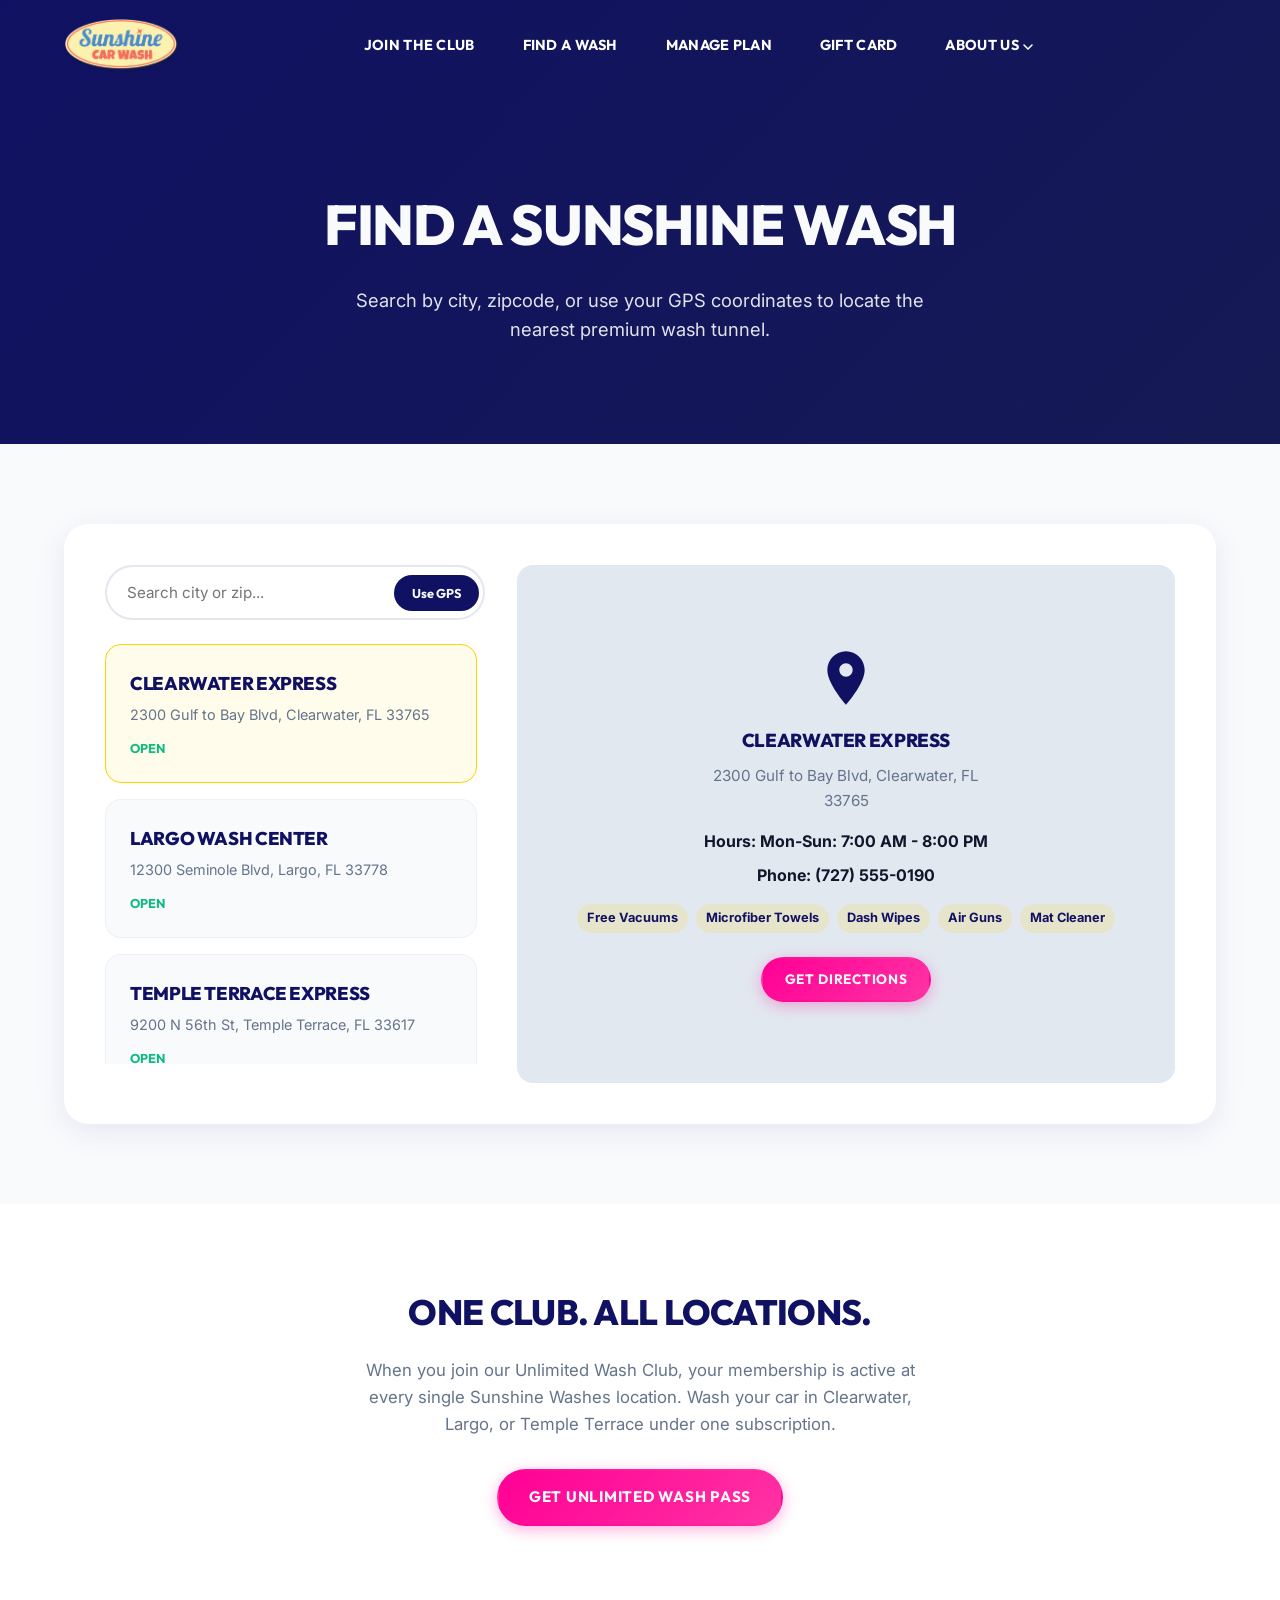
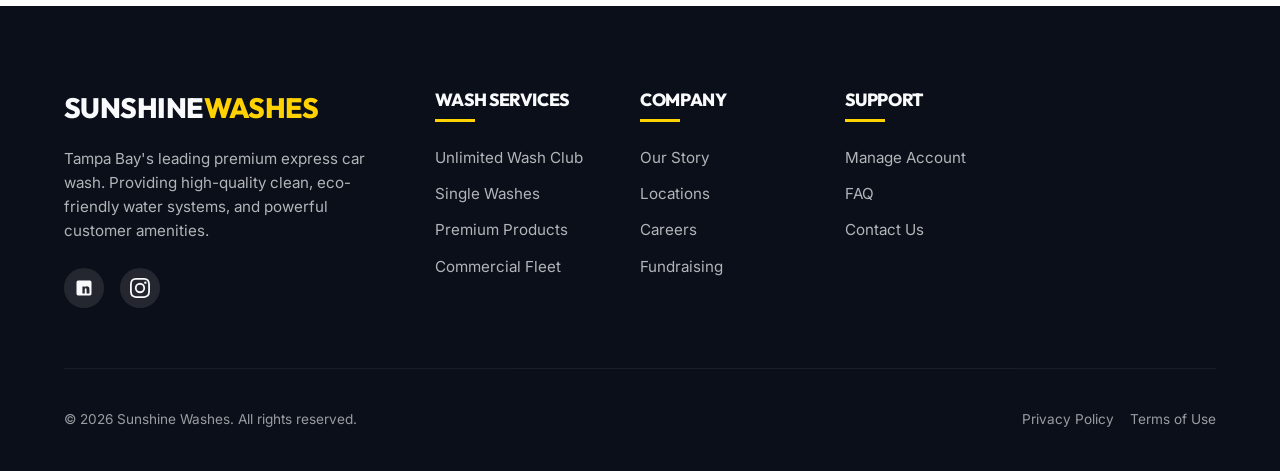
<file: locations.html>
<!DOCTYPE html>
<html lang="en-US">
<head>
  <meta charset="UTF-8">
  <meta http-equiv="X-UA-Compatible" content="IE=edge">
  <meta name="viewport" content="width=device-width, initial-scale=1.0">
  <title>Locations | Sunshine Express Car Wash</title>
  <meta name="description" content="Find the Sunshine Washes location nearest you. View hours, phone numbers, and amenities in Clearwater, Largo, and Temple Terrace.">
  <link rel="stylesheet" href="index.css">
  <link rel="icon" href="images/hero_bg.jpg" type="image/jpeg">
</head>
<body>

  <!-- Header Navigation -->
  <header class="scrolled">
    <div class="container nav-container">
      <a href="index.html" class="logo-link">
        <img src="images/sunshine-logo.png" alt="Sunshine Washes Logo" class="logo-img">
      </a>
      
            <nav>
        <ul class="nav-menu">
          <li class="nav-item"><a href="compare-plans.html">JOIN THE CLUB</a></li>
          <li class="nav-item"><a href="locations.html">FIND A WASH</a></li>
          <li class="nav-item"><a href="manage-membership.html">MANAGE PLAN</a></li>
          <li class="nav-item"><a href="https://portalv3.wash.me/buy/sunshinecw" target="_blank">GIFT CARD</a></li>
          <li class="nav-item"><a href="about-us.html">ABOUT US<svg class="chevron-svg" width="10" height="6" viewBox="0 0 10 6" fill="currentColor" style="margin-left: 4px; vertical-align: middle;"><path d="M1 1l4 4 4-4" stroke="currentColor" stroke-width="1.5" fill="none" stroke-linecap="round"/></svg></a></li>
        </ul>
      </nav>
      
      <div class="nav-cta">
        <button class="menu-toggle" aria-label="Toggle Navigation">
          <span></span>
          <span></span>
          <span></span>
        </button>
      </div>
    </div>
  </header>

    <!-- Mobile Drawer Menu -->
  <div class="mobile-nav-overlay">
    <ul class="mobile-menu">
      <li><a href="compare-plans.html">JOIN THE CLUB</a></li>
      <li><a href="locations.html">FIND A WASH</a></li>
      <li><a href="manage-membership.html">MANAGE PLAN</a></li>
      <li><a href="https://portalv3.wash.me/buy/sunshinecw" target="_blank">GIFT CARD</a></li>
      <li><a href="about-us.html">ABOUT US</a></li>
    </ul>
  </div>

  <!-- Page Hero -->
  <section class="page-hero">
    <div class="container">
      <h1>Find a Sunshine Wash</h1>
      <p>Search by city, zipcode, or use your GPS coordinates to locate the nearest premium wash tunnel.</p>
    </div>
  </section>

  <!-- Location Finder Wrapper -->
  <section style="background-color: var(--bg-light);">
    <div class="container">
      <div class="loc-finder-wrapper">
        <div class="loc-sidebar">
          <div class="loc-search-box">
            <input type="text" id="location-search" class="loc-search-input" placeholder="Search city or zip...">
            <button id="gps-locate" class="loc-gps-btn">Use GPS</button>
          </div>
          <div id="locations-list" class="loc-list">
            <!-- Rendered dynamically by index.js -->
          </div>
        </div>
        <div id="map-view" class="loc-map-container">
          <!-- Rendered dynamically by index.js -->
        </div>
      </div>
    </div>
  </section>

  <!-- Call to action block -->
  <section style="background-color: var(--bg-card); text-align:center;">
    <div class="container" style="max-width: 600px;">
      <h2 style="font-size: 2.2rem; margin-bottom: 16px;">One Club. All Locations.</h2>
      <p style="color:var(--text-muted); margin-bottom:32px; font-size:1.05rem;">
        When you join our Unlimited Wash Club, your membership is active at every single Sunshine Washes location. Wash your car in Clearwater, Largo, or Temple Terrace under one subscription.
      </p>
      <a href="compare-plans.html" class="btn btn-primary">Get Unlimited Wash Pass</a>
    </div>
  </section>

  <!-- Footer -->
  <footer>
    <div class="container">
      <div class="footer-grid">
        <div class="footer-brand">
          <h3>Sunshine<span>Washes</span></h3>
          <p>Tampa Bay's leading premium express car wash. Providing high-quality clean, eco-friendly water systems, and powerful customer amenities.</p>
          <div class="footer-socials">
            <a href="https://facebook.com/SunshinecarwashCL" class="social-icon" aria-label="Facebook">
              <svg viewBox="0 0 24 24"><path d="M19 3a2 2 0 0 1 2 2v14a2 2 0 0 1-2 2H5a2 2 0 0 1-2-2V5a2 2 0 0 1 2-2h14m-.5 15.5v-5.3a3.26 3.26 0 0 0-3.26-3.26c-.85 0-1.84.52-2.32 1.3v-1.11h-2.8v8.37h2.8v-4.87c0-.25.02-.5.1-.69a1.16 1.16 0 0 1 1.07-.78c.76 0 .98.57.98 1.4v4.94h2.8z"/></svg>
            </a>
            <a href="https://instagram.com/sunshinecarwash" class="social-icon" aria-label="Instagram">
              <svg viewBox="0 0 24 24"><path d="M12 2.163c3.204 0 3.584.012 4.85.07 3.252.148 4.771 1.691 4.919 4.919.058 1.265.069 1.645.069 4.849 0 3.205-.012 3.584-.069 4.849-.149 3.225-1.664 4.771-4.919 4.919-1.266.058-1.644.07-4.85.07-3.204 0-3.584-.012-4.849-.07-3.26-.149-4.771-1.699-4.919-4.92-.058-1.265-.07-1.644-.07-4.849 0-3.204.013-3.583.07-4.849.149-3.227 1.664-4.771 4.919-4.919 1.266-.057 1.645-.069 4.849-.069zM12 0C8.741 0 8.333.014 7.053.072 2.695.272.273 2.69.073 7.051.014 8.333 0 8.741 0 12c0 3.259.014 3.668.072 4.948.2 4.358 2.618 6.78 6.98 6.98 1.281.058 1.689.072 4.948.072 3.259 0 3.668-.014 4.948-.072 4.354-.2 6.782-2.618 6.979-6.98.059-1.28.073-1.689.073-4.948 0-3.259-.014-3.667-.072-4.947-.196-4.354-2.617-6.78-6.979-6.98C15.668.014 15.259 0 12 0zm0 5.838a6.162 6.162 0 1 0 0 12.324 6.162 6.162 0 0 0 0-12.324zM12 16a4 4 0 1 1 0-8 4 4 0 0 1 0 8zm6.406-11.845a1.44 1.44 0 1 0 0 2.881 1.44 1.44 0 0 0 0-2.881z"/></svg>
            </a>
          </div>
        </div>
        <div class="footer-column">
          <h4>Wash Services</h4>
          <ul class="footer-links">
            <li><a href="compare-plans.html">Unlimited Wash Club</a></li>
            <li><a href="compare-plans.html">Single Washes</a></li>
            <li><a href="products.html">Premium Products</a></li>
            <li><a href="fleet-plans.html">Commercial Fleet</a></li>
          </ul>
        </div>
        <div class="footer-column">
          <h4>Company</h4>
          <ul class="footer-links">
            <li><a href="about-us.html">Our Story</a></li>
            <li><a href="locations.html">Locations</a></li>
            <li><a href="work-with-us.html">Careers</a></li>
            <li><a href="fundraising.html">Fundraising</a></li>
          </ul>
        </div>
        <div class="footer-column">
          <h4>Support</h4>
          <ul class="footer-links">
            <li><a href="manage-membership.html">Manage Account</a></li>
            <li><a href="manage-membership.html#faqs">FAQ</a></li>
            <li><a href="about-us.html">Contact Us</a></li>
          </ul>
        </div>
      </div>
      
      <div class="footer-bottom">
        <p>&copy; 2026 Sunshine Washes. All rights reserved.</p>
        <div style="display:flex; gap:16px;">
          <a href="#">Privacy Policy</a>
          <a href="#">Terms of Use</a>
        </div>
      </div>
    </div>
  </footer>

  <script src="index.js"></script>
</body>
</html>
</file>
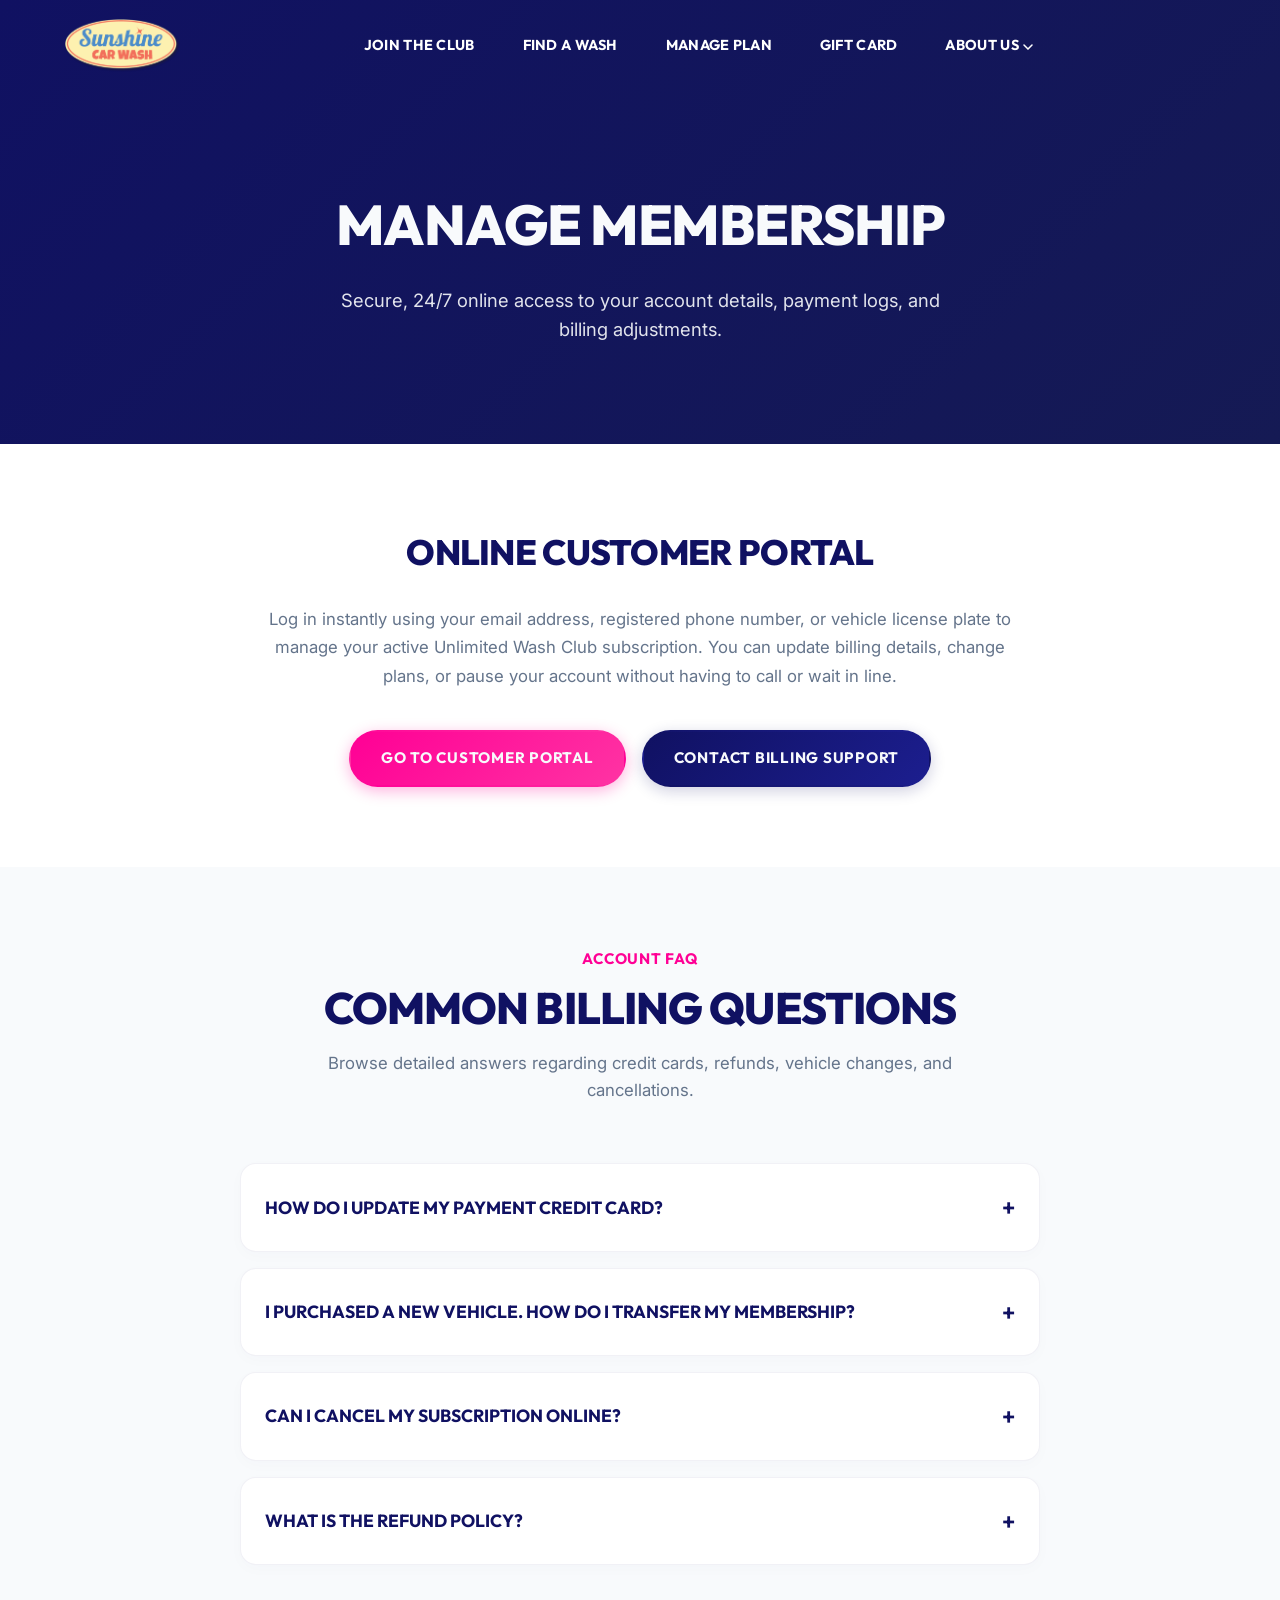
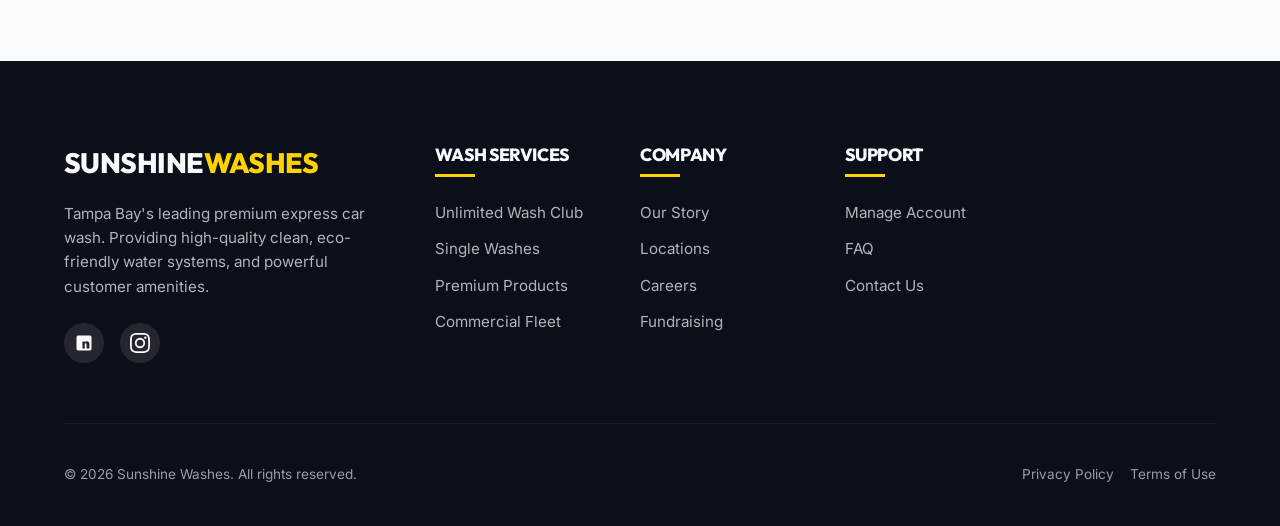
<file: manage-membership.html>
<!DOCTYPE html>
<html lang="en-US">
<head>
  <meta charset="UTF-8">
  <meta http-equiv="X-UA-Compatible" content="IE=edge">
  <meta name="viewport" content="width=device-width, initial-scale=1.0">
  <title>Manage Membership | Sunshine Express Car Wash</title>
  <meta name="description" content="Manage your Sunshine Washes account online. Update billing methods, check account status, view history, or request a plan change.">
  <link rel="stylesheet" href="index.css">
  <link rel="icon" href="images/hero_bg.jpg" type="image/jpeg">
</head>
<body>

  <!-- Header Navigation -->
  <header class="scrolled">
    <div class="container nav-container">
      <a href="index.html" class="logo-link">
        <img src="images/sunshine-logo.png" alt="Sunshine Washes Logo" class="logo-img">
      </a>
      
            <nav>
        <ul class="nav-menu">
          <li class="nav-item"><a href="compare-plans.html">JOIN THE CLUB</a></li>
          <li class="nav-item"><a href="locations.html">FIND A WASH</a></li>
          <li class="nav-item"><a href="manage-membership.html">MANAGE PLAN</a></li>
          <li class="nav-item"><a href="https://portalv3.wash.me/buy/sunshinecw" target="_blank">GIFT CARD</a></li>
          <li class="nav-item"><a href="about-us.html">ABOUT US<svg class="chevron-svg" width="10" height="6" viewBox="0 0 10 6" fill="currentColor" style="margin-left: 4px; vertical-align: middle;"><path d="M1 1l4 4 4-4" stroke="currentColor" stroke-width="1.5" fill="none" stroke-linecap="round"/></svg></a></li>
        </ul>
      </nav>
      
      <div class="nav-cta">
        <button class="menu-toggle" aria-label="Toggle Navigation">
          <span></span>
          <span></span>
          <span></span>
        </button>
      </div>
    </div>
  </header>

    <!-- Mobile Drawer Menu -->
  <div class="mobile-nav-overlay">
    <ul class="mobile-menu">
      <li><a href="compare-plans.html">JOIN THE CLUB</a></li>
      <li><a href="locations.html">FIND A WASH</a></li>
      <li><a href="manage-membership.html">MANAGE PLAN</a></li>
      <li><a href="https://portalv3.wash.me/buy/sunshinecw" target="_blank">GIFT CARD</a></li>
      <li><a href="about-us.html">ABOUT US</a></li>
    </ul>
  </div>

  <!-- Page Hero -->
  <section class="page-hero">
    <div class="container">
      <h1>Manage Membership</h1>
      <p>Secure, 24/7 online access to your account details, payment logs, and billing adjustments.</p>
    </div>
  </section>

  <!-- Self-Service Info Section -->
  <section style="background-color: var(--bg-card);">
    <div class="container" style="max-width: 800px; text-align: center;">
      <h2 style="font-size: 2.2rem; margin-bottom: 24px;">Online Customer Portal</h2>
      <p style="color:var(--text-muted); font-size: 1.05rem; margin-bottom: 40px; line-height: 1.7;">
        Log in instantly using your email address, registered phone number, or vehicle license plate to manage your active Unlimited Wash Club subscription. You can update billing details, change plans, or pause your account without having to call or wait in line.
      </p>
      <div style="display:flex; gap:16px; justify-content:center; flex-wrap:wrap;">
        <a href="https://sunshinecarwash.app.rinsed.co/portal" target="_blank" class="btn btn-primary">Go to Customer Portal</a>
        <a href="about-us.html" class="btn btn-secondary">Contact Billing Support</a>
      </div>
    </div>
  </section>

  <!-- Membership FAQs -->
  <section style="background-color: var(--bg-light);">
    <div class="container">
      <div class="section-header">
        <div class="section-tag">Account FAQ</div>
        <h2>Common Billing Questions</h2>
        <p>Browse detailed answers regarding credit cards, refunds, vehicle changes, and cancellations.</p>
      </div>

      <div class="faq-group">
        <details class="disclosure" name="faq-manage">
          <summary>How do I update my payment credit card?</summary>
          <div class="faq-content">
            Log into the customer portal using your phone number or email, navigate to the Billing tab, and enter your new card details. Changes take effect immediately and will apply to your next scheduled monthly charge.
          </div>
        </details>

        <details class="disclosure" name="faq-manage">
          <summary>I purchased a new vehicle. How do I transfer my membership?</summary>
          <div class="faq-content">
            Simply visit any Sunshine Washes location. Let our gate attendant know you bought a new vehicle and they will scan your new license plate or issue you a new windshield RFID sticker to instantly link it to your existing account.
          </div>
        </details>

        <details class="disclosure" name="faq-manage">
          <summary>Can I cancel my subscription online?</summary>
          <div class="faq-content">
            Yes, you can request a cancellation directly in the portal. Please ensure you submit your request at least 7 days before your next renewal date to avoid being billed for the subsequent billing cycle.
          </div>
        </details>

        <details class="disclosure" name="faq-manage">
          <summary>What is the refund policy?</summary>
          <div class="faq-content">
            Sunshine Washes memberships are monthly subscriptions. Refunds are not issued for partial periods or unused days. You can continue to wash your vehicle until the final day of your current billing period.
          </div>
        </details>
      </div>
    </div>
  </section>

  <!-- Footer -->
  <footer>
    <div class="container">
      <div class="footer-grid">
        <div class="footer-brand">
          <h3>Sunshine<span>Washes</span></h3>
          <p>Tampa Bay's leading premium express car wash. Providing high-quality clean, eco-friendly water systems, and powerful customer amenities.</p>
          <div class="footer-socials">
            <a href="https://facebook.com/SunshinecarwashCL" class="social-icon" aria-label="Facebook">
              <svg viewBox="0 0 24 24"><path d="M19 3a2 2 0 0 1 2 2v14a2 2 0 0 1-2 2H5a2 2 0 0 1-2-2V5a2 2 0 0 1 2-2h14m-.5 15.5v-5.3a3.26 3.26 0 0 0-3.26-3.26c-.85 0-1.84.52-2.32 1.3v-1.11h-2.8v8.37h2.8v-4.87c0-.25.02-.5.1-.69a1.16 1.16 0 0 1 1.07-.78c.76 0 .98.57.98 1.4v4.94h2.8z"/></svg>
            </a>
            <a href="https://instagram.com/sunshinecarwash" class="social-icon" aria-label="Instagram">
              <svg viewBox="0 0 24 24"><path d="M12 2.163c3.204 0 3.584.012 4.85.07 3.252.148 4.771 1.691 4.919 4.919.058 1.265.069 1.645.069 4.849 0 3.205-.012 3.584-.069 4.849-.149 3.225-1.664 4.771-4.919 4.919-1.266.058-1.644.07-4.85.07-3.204 0-3.584-.012-4.849-.07-3.26-.149-4.771-1.699-4.919-4.92-.058-1.265-.07-1.644-.07-4.849 0-3.204.013-3.583.07-4.849.149-3.227 1.664-4.771 4.919-4.919 1.266-.057 1.645-.069 4.849-.069zM12 0C8.741 0 8.333.014 7.053.072 2.695.272.273 2.69.073 7.051.014 8.333 0 8.741 0 12c0 3.259.014 3.668.072 4.948.2 4.358 2.618 6.78 6.98 6.98 1.281.058 1.689.072 4.948.072 3.259 0 3.668-.014 4.948-.072 4.354-.2 6.782-2.618 6.979-6.98.059-1.28.073-1.689.073-4.948 0-3.259-.014-3.667-.072-4.947-.196-4.354-2.617-6.78-6.979-6.98C15.668.014 15.259 0 12 0zm0 5.838a6.162 6.162 0 1 0 0 12.324 6.162 6.162 0 0 0 0-12.324zM12 16a4 4 0 1 1 0-8 4 4 0 0 1 0 8zm6.406-11.845a1.44 1.44 0 1 0 0 2.881 1.44 1.44 0 0 0 0-2.881z"/></svg>
            </a>
          </div>
        </div>
        <div class="footer-column">
          <h4>Wash Services</h4>
          <ul class="footer-links">
            <li><a href="compare-plans.html">Unlimited Wash Club</a></li>
            <li><a href="compare-plans.html">Single Washes</a></li>
            <li><a href="products.html">Premium Products</a></li>
            <li><a href="fleet-plans.html">Commercial Fleet</a></li>
          </ul>
        </div>
        <div class="footer-column">
          <h4>Company</h4>
          <ul class="footer-links">
            <li><a href="about-us.html">Our Story</a></li>
            <li><a href="locations.html">Locations</a></li>
            <li><a href="work-with-us.html">Careers</a></li>
            <li><a href="fundraising.html">Fundraising</a></li>
          </ul>
        </div>
        <div class="footer-column">
          <h4>Support</h4>
          <ul class="footer-links">
            <li><a href="manage-membership.html">Manage Account</a></li>
            <li><a href="manage-membership.html#faqs">FAQ</a></li>
            <li><a href="about-us.html">Contact Us</a></li>
          </ul>
        </div>
      </div>
      
      <div class="footer-bottom">
        <p>&copy; 2026 Sunshine Washes. All rights reserved.</p>
        <div style="display:flex; gap:16px;">
          <a href="#">Privacy Policy</a>
          <a href="#">Terms of Use</a>
        </div>
      </div>
    </div>
  </footer>

  <script src="index.js"></script>
</body>
</html>
</file>
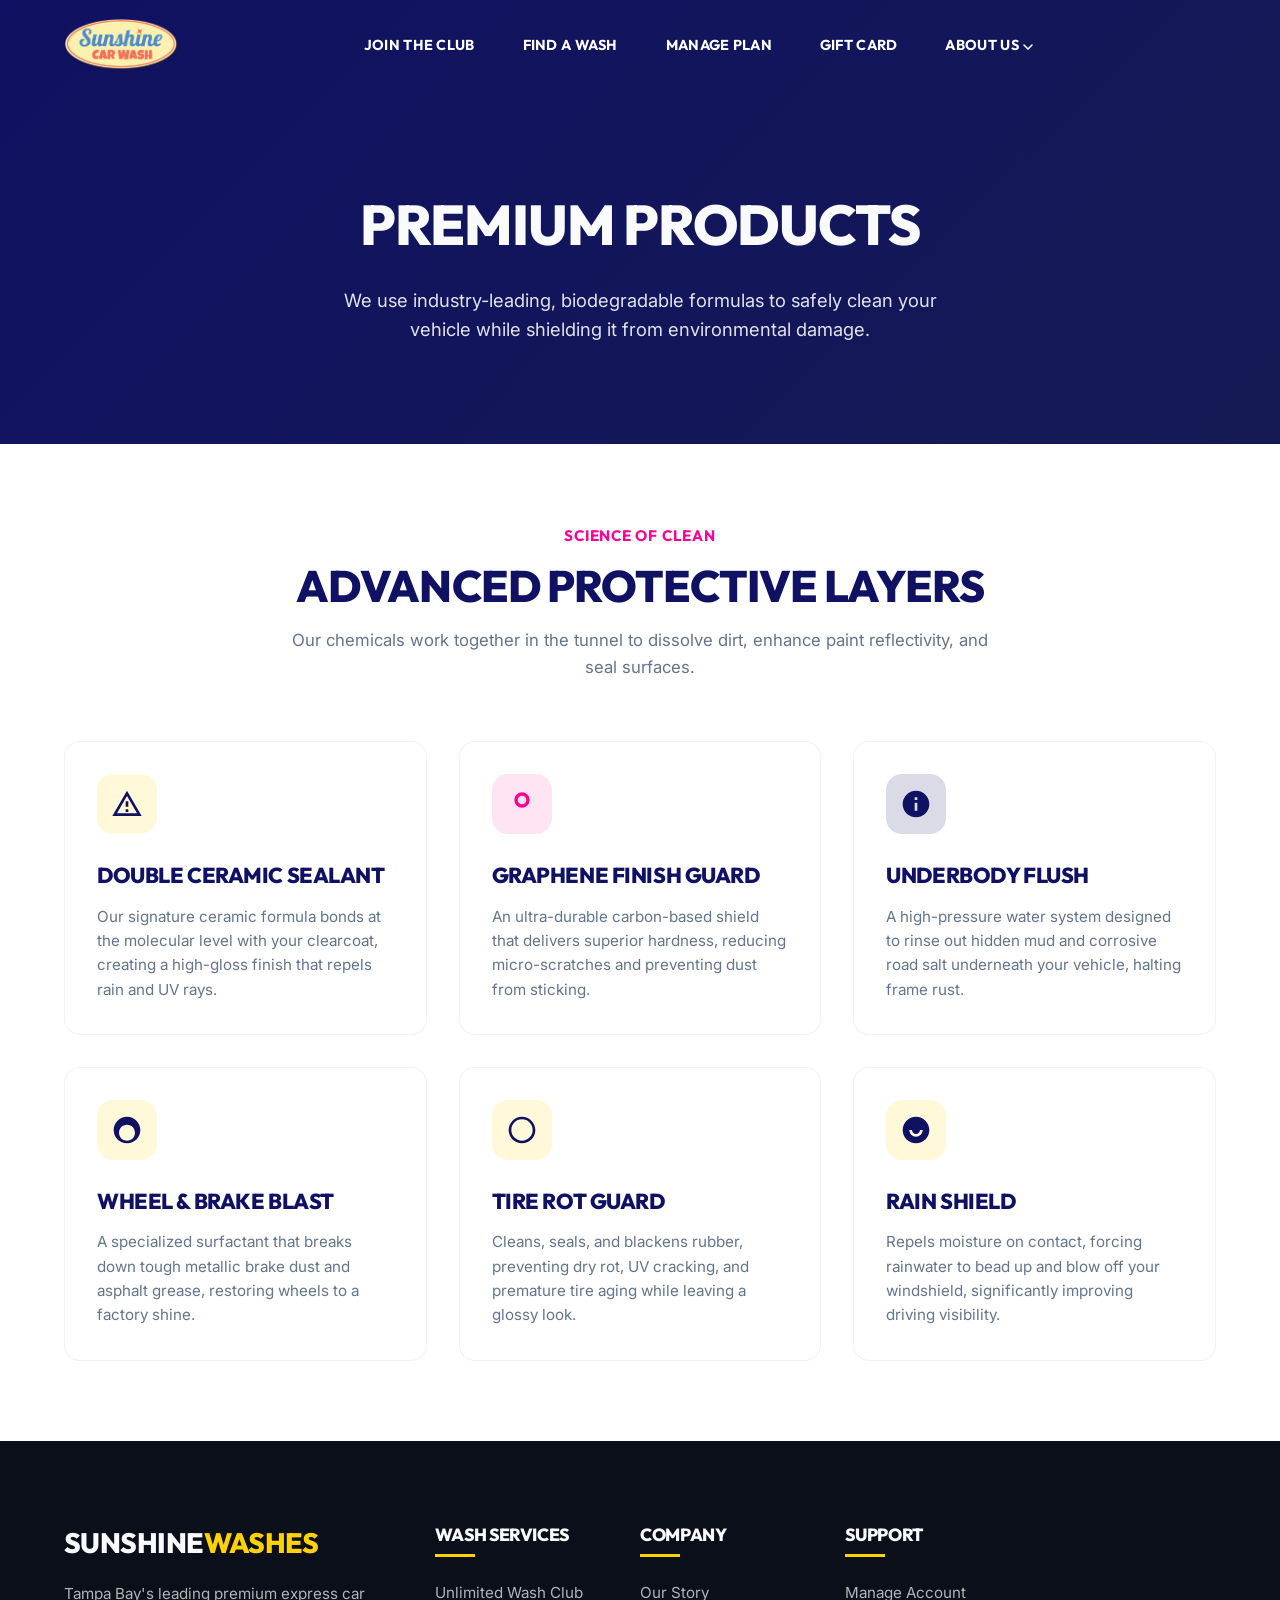
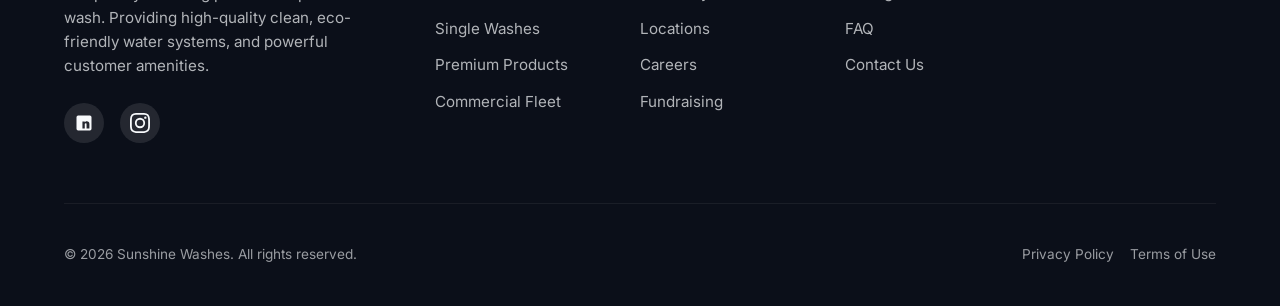
<file: products.html>
<!DOCTYPE html>
<html lang="en-US">
<head>
  <meta charset="UTF-8">
  <meta http-equiv="X-UA-Compatible" content="IE=edge">
  <meta name="viewport" content="width=device-width, initial-scale=1.0">
  <title>Premium Products | Sunshine Express Car Wash</title>
  <meta name="description" content="Discover the premium, eco-friendly cleaning formulas and protective coatings Sunshine Washes uses to safeguard your vehicle's surface.">
  <link rel="stylesheet" href="index.css">
  <link rel="icon" href="images/hero_bg.jpg" type="image/jpeg">
</head>
<body>

  <!-- Header Navigation -->
  <header class="scrolled">
    <div class="container nav-container">
      <a href="index.html" class="logo-link">
        <img src="images/sunshine-logo.png" alt="Sunshine Washes Logo" class="logo-img">
      </a>
      
            <nav>
        <ul class="nav-menu">
          <li class="nav-item"><a href="compare-plans.html">JOIN THE CLUB</a></li>
          <li class="nav-item"><a href="locations.html">FIND A WASH</a></li>
          <li class="nav-item"><a href="manage-membership.html">MANAGE PLAN</a></li>
          <li class="nav-item"><a href="https://portalv3.wash.me/buy/sunshinecw" target="_blank">GIFT CARD</a></li>
          <li class="nav-item"><a href="about-us.html">ABOUT US<svg class="chevron-svg" width="10" height="6" viewBox="0 0 10 6" fill="currentColor" style="margin-left: 4px; vertical-align: middle;"><path d="M1 1l4 4 4-4" stroke="currentColor" stroke-width="1.5" fill="none" stroke-linecap="round"/></svg></a></li>
        </ul>
      </nav>
      
      <div class="nav-cta">
        <button class="menu-toggle" aria-label="Toggle Navigation">
          <span></span>
          <span></span>
          <span></span>
        </button>
      </div>
    </div>
  </header>

    <!-- Mobile Drawer Menu -->
  <div class="mobile-nav-overlay">
    <ul class="mobile-menu">
      <li><a href="compare-plans.html">JOIN THE CLUB</a></li>
      <li><a href="locations.html">FIND A WASH</a></li>
      <li><a href="manage-membership.html">MANAGE PLAN</a></li>
      <li><a href="https://portalv3.wash.me/buy/sunshinecw" target="_blank">GIFT CARD</a></li>
      <li><a href="about-us.html">ABOUT US</a></li>
    </ul>
  </div>

  <!-- Page Hero -->
  <section class="page-hero">
    <div class="container">
      <h1>Premium Products</h1>
      <p>We use industry-leading, biodegradable formulas to safely clean your vehicle while shielding it from environmental damage.</p>
    </div>
  </section>

  <!-- Product details section -->
  <section style="background-color: var(--bg-card);">
    <div class="container">
      <div class="section-header">
        <div class="section-tag">Science of Clean</div>
        <h2>Advanced Protective Layers</h2>
        <p>Our chemicals work together in the tunnel to dissolve dirt, enhance paint reflectivity, and seal surfaces.</p>
      </div>

      <div class="grid-3">
        <!-- Ceramic Protectant -->
        <div class="feature-card">
          <div class="feature-icon-wrapper" style="background-color: rgba(255, 210, 0, 0.15);">
            <svg class="feature-icon-svg" viewBox="0 0 24 24"><path d="M12 2L1 21h22L12 2zm0 3.99L19.53 19H4.47L12 5.99zM13 16h-2v2h2v-2zm0-6h-2v4h2v-4z"/></svg>
          </div>
          <h3>Double Ceramic Sealant</h3>
          <p>Our signature ceramic formula bonds at the molecular level with your clearcoat, creating a high-gloss finish that repels rain and UV rays.</p>
        </div>

        <!-- Graphene Guard -->
        <div class="feature-card">
          <div class="feature-icon-wrapper" style="background-color: rgba(255, 0, 149, 0.1);">
            <svg class="feature-icon-svg" viewBox="0 0 24 24"><path d="M12 12.25a3.25 3.25 0 1 0 0-6.5 3.25 3.25 0 0 0 0 6.5zm0-9a5.75 5.75 0 1 1 0 11.5A5.75 5.75 0 0 1 12 3.25z" fill="var(--action-pink)"/></svg>
          </div>
          <h3>Graphene Finish Guard</h3>
          <p>An ultra-durable carbon-based shield that delivers superior hardness, reducing micro-scratches and preventing dust from sticking.</p>
        </div>

        <!-- Underbody Rust Shield -->
        <div class="feature-card">
          <div class="feature-icon-wrapper" style="background-color: rgba(16, 17, 98, 0.15);">
            <svg class="feature-icon-svg" viewBox="0 0 24 24"><path d="M12 2C6.48 2 2 6.48 2 12s4.48 10 10 10 10-4.48 10-10S17.52 2 12 2zm1 15h-2v-6h2v6zm0-8h-2V7h2v2z"/></svg>
          </div>
          <h3>Underbody Flush</h3>
          <p>A high-pressure water system designed to rinse out hidden mud and corrosive road salt underneath your vehicle, halting frame rust.</p>
        </div>

        <!-- Wheel Cleaner -->
        <div class="feature-card">
          <div class="feature-icon-wrapper">
            <svg class="feature-icon-svg" viewBox="0 0 24 24"><path d="M12 2C6.48 2 2 6.48 2 12s4.48 10 10 10 10-4.48 10-10S17.52 2 12 2zm0 18c-3.31 0-6-2.69-6-6s2.69-6 6-6 6 2.69 6 6-2.69 6-6 6z"/></svg>
          </div>
          <h3>Wheel & Brake Blast</h3>
          <p>A specialized surfactant that breaks down tough metallic brake dust and asphalt grease, restoring wheels to a factory shine.</p>
        </div>

        <!-- Tire Shine -->
        <div class="feature-card">
          <div class="feature-icon-wrapper">
            <svg class="feature-icon-svg" viewBox="0 0 24 24"><path d="M12 2C6.48 2 2 6.48 2 12s4.48 10 10 10 10-4.48 10-10S17.52 2 12 2zm0 18c-4.41 0-8-3.59-8-8s3.59-8 8-8 8 3.59 8 8-3.59 8-8 8z"/></svg>
          </div>
          <h3>Tire Rot Guard</h3>
          <p>Cleans, seals, and blackens rubber, preventing dry rot, UV cracking, and premature tire aging while leaving a glossy look.</p>
        </div>

        <!-- Rain Repellent -->
        <div class="feature-card">
          <div class="feature-icon-wrapper">
            <svg class="feature-icon-svg" viewBox="0 0 24 24"><path d="M12 2C6.48 2 2 6.48 2 12s4.48 10 10 10 10-4.48 10-10S17.52 2 12 2zm0 15c-2.76 0-5-2.24-5-5h2c0 1.66 1.34 3 3 3s3-1.34 3-3h2c0 2.76-2.24 5-5 5z"/></svg>
          </div>
          <h3>Rain Shield</h3>
          <p>Repels moisture on contact, forcing rainwater to bead up and blow off your windshield, significantly improving driving visibility.</p>
        </div>
      </div>
    </div>
  </section>

  <!-- Footer -->
  <footer>
    <div class="container">
      <div class="footer-grid">
        <div class="footer-brand">
          <h3>Sunshine<span>Washes</span></h3>
          <p>Tampa Bay's leading premium express car wash. Providing high-quality clean, eco-friendly water systems, and powerful customer amenities.</p>
          <div class="footer-socials">
            <a href="https://facebook.com/SunshinecarwashCL" class="social-icon" aria-label="Facebook">
              <svg viewBox="0 0 24 24"><path d="M19 3a2 2 0 0 1 2 2v14a2 2 0 0 1-2 2H5a2 2 0 0 1-2-2V5a2 2 0 0 1 2-2h14m-.5 15.5v-5.3a3.26 3.26 0 0 0-3.26-3.26c-.85 0-1.84.52-2.32 1.3v-1.11h-2.8v8.37h2.8v-4.87c0-.25.02-.5.1-.69a1.16 1.16 0 0 1 1.07-.78c.76 0 .98.57.98 1.4v4.94h2.8z"/></svg>
            </a>
            <a href="https://instagram.com/sunshinecarwash" class="social-icon" aria-label="Instagram">
              <svg viewBox="0 0 24 24"><path d="M12 2.163c3.204 0 3.584.012 4.85.07 3.252.148 4.771 1.691 4.919 4.919.058 1.265.069 1.645.069 4.849 0 3.205-.012 3.584-.069 4.849-.149 3.225-1.664 4.771-4.919 4.919-1.266.058-1.644.07-4.85.07-3.204 0-3.584-.012-4.849-.07-3.26-.149-4.771-1.699-4.919-4.92-.058-1.265-.07-1.644-.07-4.849 0-3.204.013-3.583.07-4.849.149-3.227 1.664-4.771 4.919-4.919 1.266-.057 1.645-.069 4.849-.069zM12 0C8.741 0 8.333.014 7.053.072 2.695.272.273 2.69.073 7.051.014 8.333 0 8.741 0 12c0 3.259.014 3.668.072 4.948.2 4.358 2.618 6.78 6.98 6.98 1.281.058 1.689.072 4.948.072 3.259 0 3.668-.014 4.948-.072 4.354-.2 6.782-2.618 6.979-6.98.059-1.28.073-1.689.073-4.948 0-3.259-.014-3.667-.072-4.947-.196-4.354-2.617-6.78-6.979-6.98C15.668.014 15.259 0 12 0zm0 5.838a6.162 6.162 0 1 0 0 12.324 6.162 6.162 0 0 0 0-12.324zM12 16a4 4 0 1 1 0-8 4 4 0 0 1 0 8zm6.406-11.845a1.44 1.44 0 1 0 0 2.881 1.44 1.44 0 0 0 0-2.881z"/></svg>
            </a>
          </div>
        </div>
        <div class="footer-column">
          <h4>Wash Services</h4>
          <ul class="footer-links">
            <li><a href="compare-plans.html">Unlimited Wash Club</a></li>
            <li><a href="compare-plans.html">Single Washes</a></li>
            <li><a href="products.html">Premium Products</a></li>
            <li><a href="fleet-plans.html">Commercial Fleet</a></li>
          </ul>
        </div>
        <div class="footer-column">
          <h4>Company</h4>
          <ul class="footer-links">
            <li><a href="about-us.html">Our Story</a></li>
            <li><a href="locations.html">Locations</a></li>
            <li><a href="work-with-us.html">Careers</a></li>
            <li><a href="fundraising.html">Fundraising</a></li>
          </ul>
        </div>
        <div class="footer-column">
          <h4>Support</h4>
          <ul class="footer-links">
            <li><a href="manage-membership.html">Manage Account</a></li>
            <li><a href="manage-membership.html#faqs">FAQ</a></li>
            <li><a href="about-us.html">Contact Us</a></li>
          </ul>
        </div>
      </div>
      
      <div class="footer-bottom">
        <p>&copy; 2026 Sunshine Washes. All rights reserved.</p>
        <div style="display:flex; gap:16px;">
          <a href="#">Privacy Policy</a>
          <a href="#">Terms of Use</a>
        </div>
      </div>
    </div>
  </footer>

  <script src="index.js"></script>
</body>
</html>
</file>
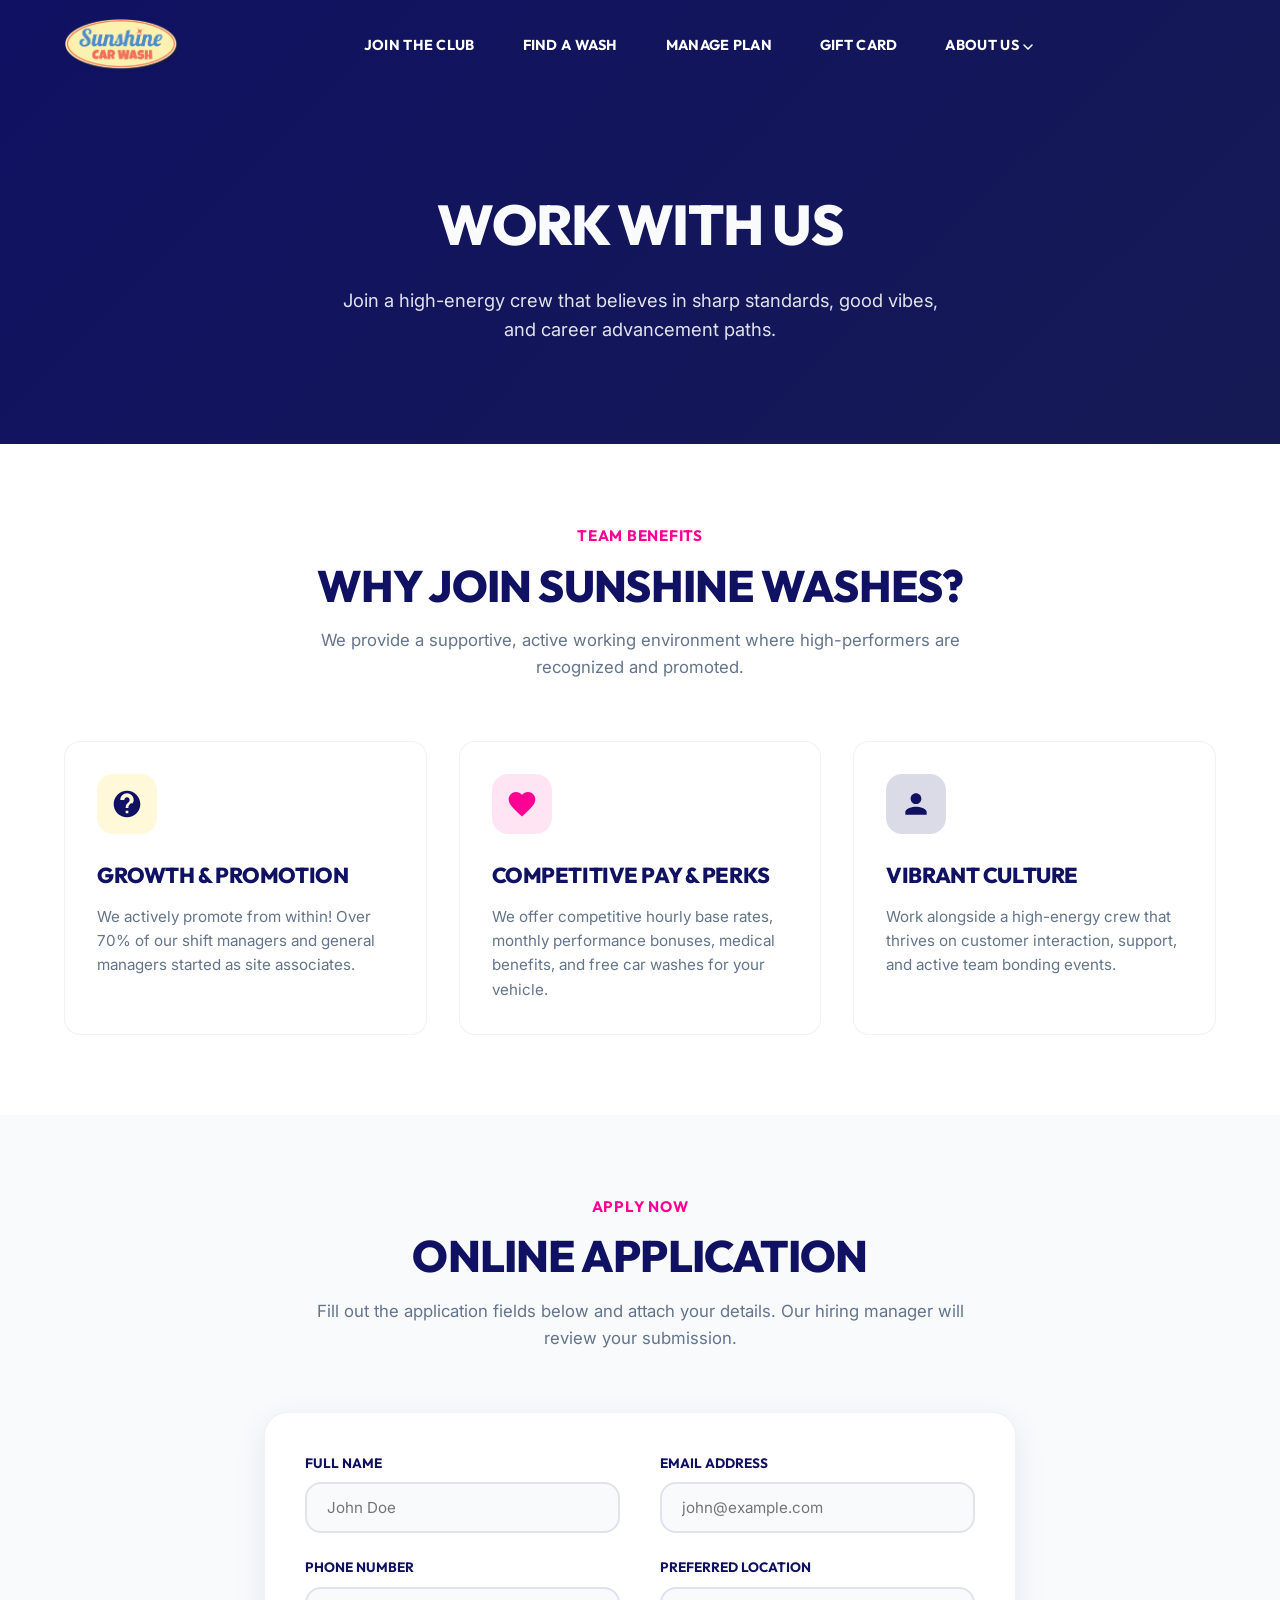
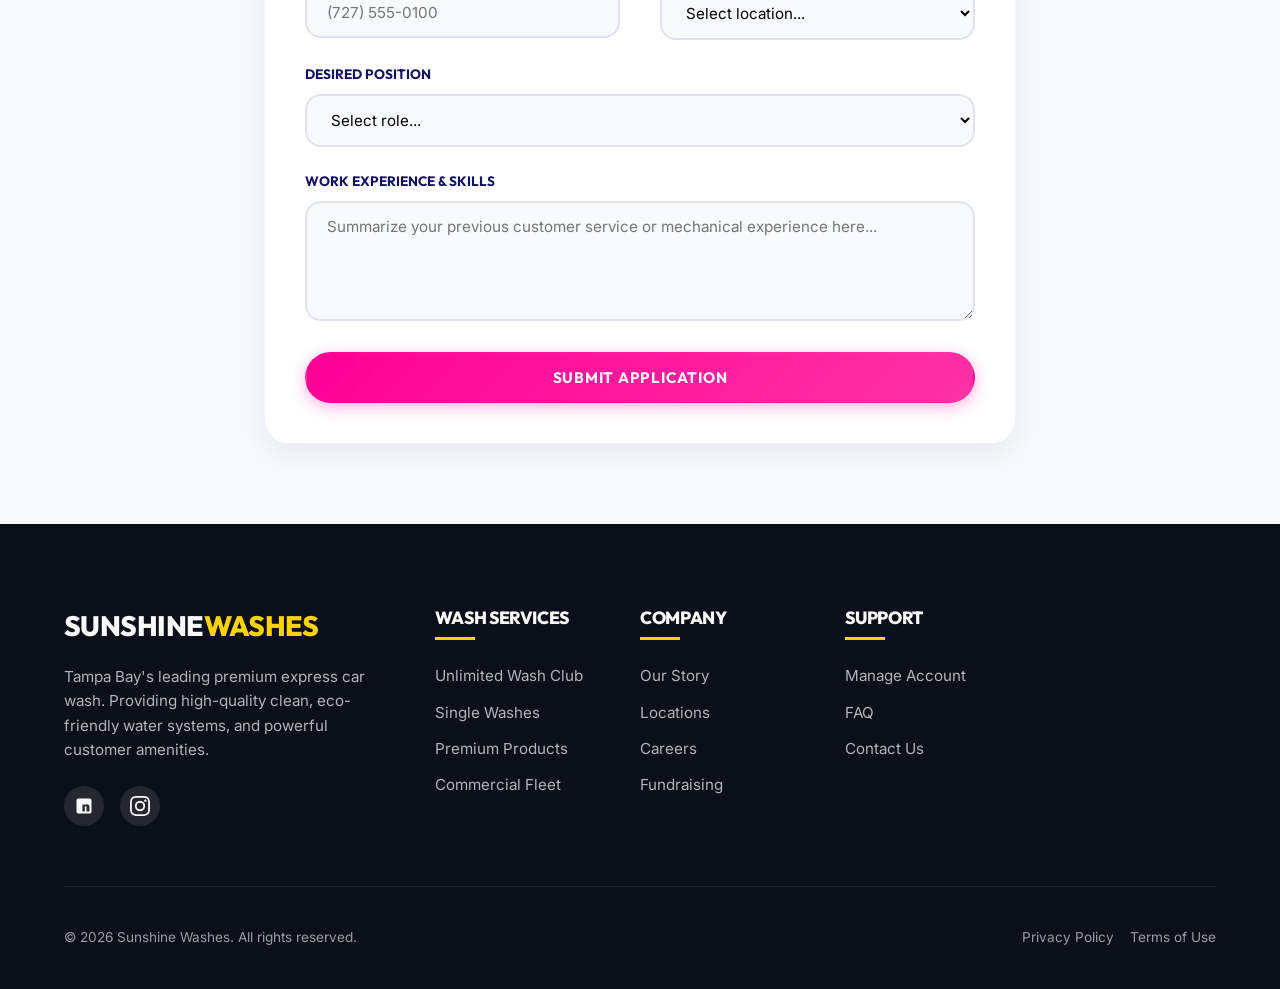
<file: work-with-us.html>
<!DOCTYPE html>
<html lang="en-US">
<head>
  <meta charset="UTF-8">
  <meta http-equiv="X-UA-Compatible" content="IE=edge">
  <meta name="viewport" content="width=device-width, initial-scale=1.0">
  <title>Careers | Sunshine Express Car Wash</title>
  <meta name="description" content="Join the Sunshine Washes team. Explore open positions, benefits, and local career growth paths in Clearwater, Largo, and Temple Terrace.">
  <link rel="stylesheet" href="index.css">
  <link rel="icon" href="images/hero_bg.jpg" type="image/jpeg">
</head>
<body>

  <!-- Header Navigation -->
  <header class="scrolled">
    <div class="container nav-container">
      <a href="index.html" class="logo-link">
        <img src="images/sunshine-logo.png" alt="Sunshine Washes Logo" class="logo-img">
      </a>
      
            <nav>
        <ul class="nav-menu">
          <li class="nav-item"><a href="compare-plans.html">JOIN THE CLUB</a></li>
          <li class="nav-item"><a href="locations.html">FIND A WASH</a></li>
          <li class="nav-item"><a href="manage-membership.html">MANAGE PLAN</a></li>
          <li class="nav-item"><a href="https://portalv3.wash.me/buy/sunshinecw" target="_blank">GIFT CARD</a></li>
          <li class="nav-item"><a href="about-us.html">ABOUT US<svg class="chevron-svg" width="10" height="6" viewBox="0 0 10 6" fill="currentColor" style="margin-left: 4px; vertical-align: middle;"><path d="M1 1l4 4 4-4" stroke="currentColor" stroke-width="1.5" fill="none" stroke-linecap="round"/></svg></a></li>
        </ul>
      </nav>
      
      <div class="nav-cta">
        <button class="menu-toggle" aria-label="Toggle Navigation">
          <span></span>
          <span></span>
          <span></span>
        </button>
      </div>
    </div>
  </header>

    <!-- Mobile Drawer Menu -->
  <div class="mobile-nav-overlay">
    <ul class="mobile-menu">
      <li><a href="compare-plans.html">JOIN THE CLUB</a></li>
      <li><a href="locations.html">FIND A WASH</a></li>
      <li><a href="manage-membership.html">MANAGE PLAN</a></li>
      <li><a href="https://portalv3.wash.me/buy/sunshinecw" target="_blank">GIFT CARD</a></li>
      <li><a href="about-us.html">ABOUT US</a></li>
    </ul>
  </div>

  <!-- Page Hero -->
  <section class="page-hero">
    <div class="container">
      <h1>Work with Us</h1>
      <p>Join a high-energy crew that believes in sharp standards, good vibes, and career advancement paths.</p>
    </div>
  </section>

  <!-- Job Benefits -->
  <section style="background-color: var(--bg-card);">
    <div class="container">
      <div class="section-header">
        <div class="section-tag">Team Benefits</div>
        <h2>Why Join Sunshine Washes?</h2>
        <p>We provide a supportive, active working environment where high-performers are recognized and promoted.</p>
      </div>

      <div class="grid-3">
        <div class="feature-card">
          <div class="feature-icon-wrapper" style="background-color: rgba(255, 210, 0, 0.15);">
            <svg class="feature-icon-svg" viewBox="0 0 24 24"><path d="M12 2C6.48 2 2 6.48 2 12s4.48 10 10 10 10-4.48 10-10S17.52 2 12 2zm1 17h-2v-2h2v2zm2.07-7.75l-.9.92C13.45 12.9 13 13.5 13 15h-2v-.5c0-1.1.45-2.1 1.17-2.83l1.24-1.26c.37-.36.59-.86.59-1.41 0-1.1-.9-2-2-2s-2 .9-2 2H7c0-2.76 2.24-5 5-5s5 2.24 5 5c0 1.04-.42 1.99-1.07 2.75z"/></svg>
          </div>
          <h3>Growth & Promotion</h3>
          <p>We actively promote from within! Over 70% of our shift managers and general managers started as site associates.</p>
        </div>

        <div class="feature-card">
          <div class="feature-icon-wrapper" style="background-color: rgba(255, 0, 149, 0.1);">
            <svg class="feature-icon-svg" viewBox="0 0 24 24"><path d="M12 21.35l-1.45-1.32C5.4 15.36 2 12.28 2 8.5 2 5.42 4.42 3 7.5 3c1.74 0 3.41.81 4.5 2.09C13.09 3.81 14.76 3 16.5 3 19.58 3 22 5.42 22 8.5c0 3.78-3.4 6.86-8.55 11.54L12 21.35z" fill="var(--action-pink)"/></svg>
          </div>
          <h3>Competitive Pay & Perks</h3>
          <p>We offer competitive hourly base rates, monthly performance bonuses, medical benefits, and free car washes for your vehicle.</p>
        </div>

        <div class="feature-card">
          <div class="feature-icon-wrapper" style="background-color: rgba(16, 17, 98, 0.15);">
            <svg class="feature-icon-svg" viewBox="0 0 24 24"><path d="M12 12c2.21 0 4-1.79 4-4s-1.79-4-4-4-4 1.79-4 4 1.79 4 4 4zm0 2c-2.67 0-8 1.34-8 4v2h16v-2c0-2.66-5.33-4-8-4z"/></svg>
          </div>
          <h3>Vibrant Culture</h3>
          <p>Work alongside a high-energy crew that thrives on customer interaction, support, and active team bonding events.</p>
        </div>
      </div>
    </div>
  </section>

  <!-- Job Application Form -->
  <section style="background-color: var(--bg-light);">
    <div class="container" style="max-width: 800px;">
      <div class="section-header">
        <div class="section-tag">Apply Now</div>
        <h2>Online Application</h2>
        <p>Fill out the application fields below and attach your details. Our hiring manager will review your submission.</p>
      </div>

      <form class="contact-form">
        <div class="grid-2">
          <div class="form-group">
            <label class="form-label" for="app-name">Full Name</label>
            <input type="text" id="app-name" class="form-control" placeholder="John Doe" required>
          </div>
          <div class="form-group">
            <label class="form-label" for="app-email">Email Address</label>
            <input type="email" id="app-email" class="form-control" placeholder="john@example.com" required>
          </div>
        </div>
        <div class="grid-2">
          <div class="form-group">
            <label class="form-label" for="app-phone">Phone Number</label>
            <input type="tel" id="app-phone" class="form-control" placeholder="(727) 555-0100" required>
          </div>
          <div class="form-group">
            <label class="form-label" for="app-location">Preferred Location</label>
            <select id="app-location" class="form-control" required>
              <option value="">Select location...</option>
              <option value="clearwater">Clearwater (Gulf to Bay)</option>
              <option value="largo">Largo (Seminole Blvd)</option>
              <option value="temple-terrace">Temple Terrace (56th St)</option>
            </select>
          </div>
        </div>
        <div class="form-group">
          <label class="form-label" for="app-role">Desired Position</label>
          <select id="app-role" class="form-control" required>
            <option value="">Select role...</option>
            <option value="associate">Wash Associate (Full-Time / Part-Time)</option>
            <option value="technician">Equipment Maintenance Tech</option>
            <option value="shift-leader">Shift Leader</option>
          </select>
        </div>
        <div class="form-group">
          <label class="form-label" for="app-details">Work Experience & Skills</label>
          <textarea id="app-details" class="form-control" placeholder="Summarize your previous customer service or mechanical experience here..." required></textarea>
        </div>
        <button type="submit" class="btn btn-primary w-full">Submit Application</button>
      </form>
    </div>
  </section>

  <!-- Footer -->
  <footer>
    <div class="container">
      <div class="footer-grid">
        <div class="footer-brand">
          <h3>Sunshine<span>Washes</span></h3>
          <p>Tampa Bay's leading premium express car wash. Providing high-quality clean, eco-friendly water systems, and powerful customer amenities.</p>
          <div class="footer-socials">
            <a href="https://facebook.com/SunshinecarwashCL" class="social-icon" aria-label="Facebook">
              <svg viewBox="0 0 24 24"><path d="M19 3a2 2 0 0 1 2 2v14a2 2 0 0 1-2 2H5a2 2 0 0 1-2-2V5a2 2 0 0 1 2-2h14m-.5 15.5v-5.3a3.26 3.26 0 0 0-3.26-3.26c-.85 0-1.84.52-2.32 1.3v-1.11h-2.8v8.37h2.8v-4.87c0-.25.02-.5.1-.69a1.16 1.16 0 0 1 1.07-.78c.76 0 .98.57.98 1.4v4.94h2.8z"/></svg>
            </a>
            <a href="https://instagram.com/sunshinecarwash" class="social-icon" aria-label="Instagram">
              <svg viewBox="0 0 24 24"><path d="M12 2.163c3.204 0 3.584.012 4.85.07 3.252.148 4.771 1.691 4.919 4.919.058 1.265.069 1.645.069 4.849 0 3.205-.012 3.584-.069 4.849-.149 3.225-1.664 4.771-4.919 4.919-1.266.058-1.644.07-4.85.07-3.204 0-3.584-.012-4.849-.07-3.26-.149-4.771-1.699-4.919-4.92-.058-1.265-.07-1.644-.07-4.849 0-3.204.013-3.583.07-4.849.149-3.227 1.664-4.771 4.919-4.919 1.266-.057 1.645-.069 4.849-.069zM12 0C8.741 0 8.333.014 7.053.072 2.695.272.273 2.69.073 7.051.014 8.333 0 8.741 0 12c0 3.259.014 3.668.072 4.948.2 4.358 2.618 6.78 6.98 6.98 1.281.058 1.689.072 4.948.072 3.259 0 3.668-.014 4.948-.072 4.354-.2 6.782-2.618 6.979-6.98.059-1.28.073-1.689.073-4.948 0-3.259-.014-3.667-.072-4.947-.196-4.354-2.617-6.78-6.979-6.98C15.668.014 15.259 0 12 0zm0 5.838a6.162 6.162 0 1 0 0 12.324 6.162 6.162 0 0 0 0-12.324zM12 16a4 4 0 1 1 0-8 4 4 0 0 1 0 8zm6.406-11.845a1.44 1.44 0 1 0 0 2.881 1.44 1.44 0 0 0 0-2.881z"/></svg>
            </a>
          </div>
        </div>
        <div class="footer-column">
          <h4>Wash Services</h4>
          <ul class="footer-links">
            <li><a href="compare-plans.html">Unlimited Wash Club</a></li>
            <li><a href="compare-plans.html">Single Washes</a></li>
            <li><a href="products.html">Premium Products</a></li>
            <li><a href="fleet-plans.html">Commercial Fleet</a></li>
          </ul>
        </div>
        <div class="footer-column">
          <h4>Company</h4>
          <ul class="footer-links">
            <li><a href="about-us.html">Our Story</a></li>
            <li><a href="locations.html">Locations</a></li>
            <li><a href="work-with-us.html">Careers</a></li>
            <li><a href="fundraising.html">Fundraising</a></li>
          </ul>
        </div>
        <div class="footer-column">
          <h4>Support</h4>
          <ul class="footer-links">
            <li><a href="manage-membership.html">Manage Account</a></li>
            <li><a href="manage-membership.html#faqs">FAQ</a></li>
            <li><a href="about-us.html">Contact Us</a></li>
          </ul>
        </div>
      </div>
      
      <div class="footer-bottom">
        <p>&copy; 2026 Sunshine Washes. All rights reserved.</p>
        <div style="display:flex; gap:16px;">
          <a href="#">Privacy Policy</a>
          <a href="#">Terms of Use</a>
        </div>
      </div>
    </div>
  </footer>

  <script src="index.js"></script>
</body>
</html>
</file>
<file: index.css>
/* Import Google Fonts */
@import url('https://fonts.googleapis.com/css2?family=Inter:wght@300;400;500;600;700&family=Outfit:wght@400;600;700;800;900&display=swap');

/* --- Root Variables & Design System --- */
:root {
  /* Colors */
  --primary-navy: #101162;
  --primary-navy-rgb: 16, 17, 98;
  --sun-gold: #FFD200;
  --action-pink: #FF0095;
  --action-pink-hover: #D4007A;
  --text-dark: #0F172A;
  --text-light: #F8FAFC;
  --text-muted: #64748B;
  
  --bg-light: #F8FAFC;
  --bg-dark: #0B0F19;
  --bg-card: #FFFFFF;
  
  /* Glassmorphism */
  --glass-bg: rgba(255, 255, 255, 0.75);
  --glass-border: rgba(255, 255, 255, 0.25);
  --glass-shadow: 0 8px 32px 0 rgba(16, 17, 98, 0.08);
  --glass-blur: 12px;
  
  /* Fonts */
  --font-headings: 'Outfit', sans-serif;
  --font-body: 'Inter', sans-serif;
  
  /* Border Radius */
  --radius-sm: 8px;
  --radius-md: 16px;
  --radius-lg: 24px;
  --radius-full: 9999px;
  
  /* Transitions */
  --transition-fast: 0.2s cubic-bezier(0.4, 0, 0.2, 1);
  --transition-normal: 0.3s cubic-bezier(0.4, 0, 0.2, 1);
}

/* --- Base Reset --- */
* {
  margin: 0;
  padding: 0;
  box-sizing: border-box;
}

html {
  scroll-behavior: smooth;
}

body {
  font-family: var(--font-body);
  background-color: var(--bg-light);
  color: var(--text-dark);
  line-height: 1.6;
  font-weight: 400;
  overflow-x: hidden;
}

/* Custom Scrollbars */
body::-webkit-scrollbar {
  width: 10px;
  background-color: #FFFFFF;
}

body::-webkit-scrollbar-thumb {
  border-radius: var(--radius-full);
  background-color: var(--action-pink);
  border: 2px solid #FFFFFF;
}

body::-webkit-scrollbar-thumb:hover {
  background-color: var(--action-pink-hover);
}

h1, h2, h3, h4, h5, h6 {
  font-family: var(--font-headings);
  font-weight: 800;
  text-transform: uppercase;
  color: var(--primary-navy);
  letter-spacing: -0.02em;
}

a {
  color: inherit;
  text-decoration: none;
  transition: var(--transition-fast);
}

img {
  max-width: 100%;
  height: auto;
  display: block;
}

/* --- Global Layout Elements --- */
.container {
  width: 100%;
  max-width: 1200px;
  margin: 0 auto;
  padding: 0 24px;
}

section {
  padding: 80px 0;
}

/* --- Buttons --- */
.btn {
  display: inline-flex;
  align-items: center;
  justify-content: center;
  font-family: var(--font-headings);
  font-weight: 700;
  text-transform: uppercase;
  font-size: 0.95rem;
  letter-spacing: 0.05em;
  padding: 14px 30px;
  border-radius: var(--radius-full);
  border: 2px solid transparent;
  cursor: pointer;
  transition: all 0.3s cubic-bezier(0.25, 0.8, 0.25, 1);
  position: relative;
  overflow: hidden;
  white-space: nowrap; /* Prevent text wrapping */
  flex-shrink: 0; /* Prevent button from shrinking */
  z-index: 1;
}

/* Premium shine sweep effect on hover */
.btn::after {
  content: '';
  position: absolute;
  top: 0;
  left: -120%;
  width: 50%;
  height: 100%;
  background: linear-gradient(
    90deg,
    rgba(255, 255, 255, 0) 0%,
    rgba(255, 255, 255, 0.3) 50%,
    rgba(255, 255, 255, 0) 100%
  );
  transform: skewX(-25deg);
  transition: none;
  z-index: -1;
}

.btn:hover::after {
  left: 150%;
  transition: left 0.8s ease-in-out;
}

.btn:hover {
  transform: translateY(-2px);
}

.btn:active {
  transform: translateY(1px);
}

.btn-primary {
  background: linear-gradient(135deg, var(--action-pink) 0%, #FF33A3 100%);
  color: var(--text-light);
  box-shadow: 0 4px 15px rgba(255, 0, 149, 0.3);
}

.btn-primary:hover {
  background: linear-gradient(135deg, #FF33A3 0%, var(--action-pink) 100%);
  box-shadow: 0 8px 25px rgba(255, 0, 149, 0.45);
}

.btn-primary:active {
  box-shadow: 0 2px 8px rgba(255, 0, 149, 0.2);
}

.btn-secondary {
  background: linear-gradient(135deg, var(--primary-navy) 0%, #1c1e8f 100%);
  color: var(--text-light);
  box-shadow: 0 4px 15px rgba(16, 17, 98, 0.2);
}

.btn-secondary:hover {
  background: linear-gradient(135deg, #1c1e8f 0%, var(--primary-navy) 100%);
  box-shadow: 0 8px 25px rgba(16, 17, 98, 0.35);
}

.btn-secondary:active {
  box-shadow: 0 2px 8px rgba(16, 17, 98, 0.15);
}

.btn-outline {
  background-color: transparent;
  color: var(--primary-navy);
  border-color: var(--primary-navy);
}

.btn-outline:hover {
  background-color: var(--primary-navy);
  color: var(--text-light);
  box-shadow: 0 6px 18px rgba(16, 17, 98, 0.15);
}

/* Button Sizing Modifiers */
.btn-sm {
  padding: 10px 22px;
  font-size: 0.85rem;
}

.btn-lg {
  padding: 16px 36px;
  font-size: 1.05rem;
}

/* Utility Classes */
.w-full {
  width: 100%;
}

/* --- Shared Navigation & Header --- */
header {
  position: fixed;
  top: 0;
  left: 0;
  width: 100%;
  z-index: 1000;
  background-color: transparent;
  transition: var(--transition-normal);
}

header.scrolled {
  background-color: var(--glass-bg);
  backdrop-filter: blur(var(--glass-blur));
  border-bottom: 1px solid var(--glass-border);
  box-shadow: var(--glass-shadow);
  padding: 10px 0;
}

header.scrolled .nav-container {
  height: 70px;
}

.nav-container {
  height: 90px;
  display: flex;
  align-items: center;
  justify-content: space-between;
  transition: var(--transition-normal);
}

.logo-link {
  display: flex;
  align-items: center;
  gap: 8px;
}

.logo-img {
  height: 55px;
  width: auto;
  display: block;
}

.logo-text {
  font-family: var(--font-headings);
  font-size: 1.5rem;
  font-weight: 900;
  color: var(--primary-navy);
  text-transform: uppercase;
}

.logo-text span {
  color: var(--sun-gold);
}

.nav-menu {
  display: flex;
  align-items: center;
  list-style: none;
  gap: 24px;
}

.nav-item a {
  font-family: var(--font-headings);
  font-weight: 700;
  text-transform: uppercase;
  font-size: 0.9rem;
  color: var(--primary-navy);
  letter-spacing: 0.02em;
  padding: 8px 12px;
  position: relative;
}

.nav-item a::after {
  content: '';
  position: absolute;
  bottom: 0;
  left: 50%;
  width: 0;
  height: 3px;
  background-color: var(--action-pink);
  transition: var(--transition-fast);
  transform: translateX(-50%);
  border-radius: var(--radius-full);
}

.nav-item a:hover::after,
.nav-item.active a::after {
  width: calc(100% - 24px);
}

.nav-cta {
  display: flex;
  align-items: center;
  gap: 16px;
}

.menu-toggle {
  display: none;
  background: none;
  border: none;
  cursor: pointer;
  padding: 8px;
}

.menu-toggle span {
  display: block;
  width: 25px;
  height: 3px;
  background-color: var(--primary-navy);
  margin: 5px 0;
  transition: var(--transition-fast);
}

/* Mobile Nav Overlay */
.mobile-nav-overlay {
  position: fixed;
  top: 0;
  left: 0;
  width: 100%;
  height: 100vh;
  background-color: var(--primary-navy);
  z-index: 999;
  display: flex;
  flex-direction: column;
  justify-content: center;
  align-items: center;
  opacity: 0;
  pointer-events: none;
  transition: var(--transition-normal);
}

.mobile-nav-overlay.open {
  opacity: 1;
  pointer-events: auto;
}

.mobile-menu {
  list-style: none;
  text-align: center;
  margin-bottom: 40px;
}

.mobile-menu li {
  margin: 24px 0;
}

.mobile-menu a {
  font-family: var(--font-headings);
  font-size: 2rem;
  font-weight: 800;
  color: var(--text-light);
  text-transform: uppercase;
}

.mobile-menu a:hover {
  color: var(--sun-gold);
}

/* --- Hero Showcase --- */
.hero {
  position: relative;
  min-height: 100vh;
  padding-top: 150px;
  display: flex;
  align-items: center;
  background: linear-gradient(135deg, #101162 0%, #151a54 100%);
  color: var(--text-light);
  overflow: hidden;
}

.hero-grid {
  display: grid;
  grid-template-columns: 1.1fr 0.9fr;
  gap: 48px;
  align-items: center;
  position: relative;
  z-index: 2;
  width: 100%;
}

.hero-content {
  position: relative;
  z-index: 2;
}

.hero-subtitle {
  font-family: var(--font-headings);
  font-weight: 700;
  font-size: 1.1rem;
  text-transform: uppercase;
  color: var(--sun-gold);
  letter-spacing: 0.1em;
  margin-bottom: 16px;
}

.hero h1 {
  color: var(--text-light);
  font-size: 4rem;
  line-height: 1.1;
  margin-bottom: 24px;
}

.hero h1 span {
  color: var(--sun-gold);
}

.hero p {
  font-size: 1.15rem;
  margin-bottom: 40px;
  opacity: 0.9;
  max-width: 500px;
}

.hero-actions {
  display: flex;
  gap: 16px;
  flex-wrap: wrap;
}

/* Hero Search Card */
.hero-search-card {
  background-color: var(--glass-bg);
  backdrop-filter: blur(var(--glass-blur));
  border: 1px solid var(--glass-border);
  padding: 40px;
  border-radius: var(--radius-lg);
  box-shadow: 0 20px 50px rgba(0, 0, 0, 0.3);
  color: var(--text-dark);
  animation: fadeInUp 0.8s cubic-bezier(0.16, 1, 0.3, 1) both;
}

.hero-search-card h2 {
  font-size: 1.75rem;
  margin-bottom: 24px;
  text-align: center;
  color: var(--primary-navy);
}

.hero-search-form {
  display: flex;
  flex-direction: column;
  gap: 20px;
}

.hero-form-field {
  position: relative;
  display: flex;
  align-items: center;
}

.field-icon {
  position: absolute;
  left: 18px;
  font-size: 1.1rem;
  pointer-events: none;
  z-index: 10;
}

.hero-input,
.hero-select {
  width: 100%;
  padding: 16px 20px 16px 48px;
  border-radius: var(--radius-full);
  border: 2px solid rgba(16, 17, 98, 0.1);
  font-family: var(--font-body);
  font-size: 0.95rem;
  background: #FFFFFF;
  color: var(--text-dark);
  outline: none;
  transition: var(--transition-fast);
  appearance: none;
}

.hero-select {
  cursor: pointer;
  background-image: url("data:image/svg+xml,%3Csvg xmlns='http://www.w3.org/2000/svg' viewBox='0 0 24 24' fill='%23101162'%3E%3Cpath d='M7 10l5 5 5-5z'/%3E%3C/svg%3E");
  background-repeat: no-repeat;
  background-position: right 20px center;
  background-size: 18px;
}

.hero-input:focus,
.hero-select:focus {
  border-color: var(--primary-navy);
  box-shadow: 0 0 0 4px rgba(16, 17, 98, 0.15);
}

.hero-gps-wrapper {
  text-align: right;
}

.hero-gps-link {
  background: none;
  border: none;
  color: var(--action-pink);
  font-family: var(--font-headings);
  font-weight: 700;
  font-size: 0.9rem;
  cursor: pointer;
  display: inline-flex;
  align-items: center;
  gap: 6px;
  transition: var(--transition-fast);
}

.hero-gps-link:hover {
  color: var(--action-pink-hover);
  transform: translateY(-1px);
}

.hero-gps-link span {
  font-size: 1rem;
}

@keyframes fadeInUp {
  from {
    opacity: 0;
    transform: translateY(20px);
  }
  to {
    opacity: 1;
    transform: translateY(0);
  }
}

/* --- Section Formatting --- */
.section-header {
  text-align: center;
  max-width: 700px;
  margin: 0 auto 60px auto;
}

.section-tag {
  font-family: var(--font-headings);
  font-weight: 700;
  font-size: 0.95rem;
  color: var(--action-pink);
  text-transform: uppercase;
  letter-spacing: 0.05em;
  margin-bottom: 12px;
}

.section-header h2 {
  font-size: 2.75rem;
  margin-bottom: 16px;
  line-height: 1.15;
}

.section-header p {
  color: var(--text-muted);
  font-size: 1.05rem;
}

/* --- Card Grids --- */
.grid-3 {
  display: grid;
  grid-template-columns: repeat(3, 1fr);
  gap: 32px;
}

.grid-4 {
  display: grid;
  grid-template-columns: repeat(4, 1fr);
  gap: 20px;
}

.grid-2 {
  display: grid;
  grid-template-columns: repeat(2, 1fr);
  gap: 40px;
}

/* Plan Cards */
.plan-card {
  background-color: var(--bg-card);
  border-radius: var(--radius-lg);
  padding: 40px 32px;
  border: 1px solid rgba(16, 17, 98, 0.08);
  box-shadow: 0 10px 30px rgba(16, 17, 98, 0.03);
  display: flex;
  flex-direction: column;
  transition: var(--transition-normal);
  position: relative;
}

.plan-card:hover {
  transform: translateY(-8px) scale(1.02);
  box-shadow: 0 20px 40px rgba(16, 17, 98, 0.08) !important;
}

.plan-card.featured {
  border: 3px solid var(--action-pink) !important;
  box-shadow: 0 15px 35px rgba(255, 0, 149, 0.15) !important;
  transform: scale(1.05);
  z-index: 2;
}

.plan-card.featured:hover {
  transform: translateY(-8px) scale(1.07);
  box-shadow: 0 25px 45px rgba(255, 0, 149, 0.25) !important;
}

.plan-badge {
  display: inline-block;
  align-self: center;
  background-color: var(--action-pink);
  color: var(--text-light);
  font-family: var(--font-headings);
  font-weight: 700;
  font-size: 0.85rem;
  padding: 6px 20px;
  border-radius: var(--radius-full);
  text-transform: uppercase;
  letter-spacing: 0.05em;
  white-space: nowrap;
  box-shadow: 0 4px 10px rgba(255, 0, 149, 0.3);
  margin-bottom: 8px;
}

.plan-name {
  font-size: 1.75rem;
  margin-bottom: 8px;
}

.plan-desc {
  color: var(--text-muted);
  font-size: 0.95rem;
  margin-bottom: 24px;
  height: 48px;
  overflow: hidden;
}

.plan-price-block {
  margin-bottom: 32px;
  display: flex;
  align-items: baseline;
}

.plan-currency {
  font-family: var(--font-headings);
  font-weight: 800;
  font-size: 1.5rem;
  color: var(--primary-navy);
}

.plan-price {
  font-family: var(--font-headings);
  font-weight: 900;
  font-size: 3.5rem;
  color: var(--primary-navy);
  line-height: 1;
}

.plan-period {
  font-size: 0.95rem;
  color: var(--text-muted);
  margin-left: 4px;
}

.plan-features {
  list-style: none;
  margin-bottom: 40px;
  flex-grow: 1;
}

.plan-features li {
  margin-bottom: 12px;
  font-size: 0.95rem;
  display: flex;
  align-items: center;
  gap: 12px;
}

.plan-features li::before {
  content: "✓";
  color: var(--action-pink);
  font-weight: 900;
  font-size: 1.1rem;
}

.plan-actions {
  display: flex;
  flex-direction: column;
  gap: 12px;
}

.plan-actions .btn {
  width: 100%;
}

/* Feature Cards */
.feature-card {
  background-color: var(--bg-card);
  border-radius: var(--radius-md);
  padding: 32px;
  border: 1px solid rgba(16, 17, 98, 0.06);
  transition: var(--transition-normal);
}

.feature-card:hover {
  transform: translateY(-4px);
  box-shadow: 0 10px 25px rgba(16, 17, 98, 0.04);
}

.feature-icon-wrapper {
  width: 60px;
  height: 60px;
  border-radius: var(--radius-md);
  background-color: rgba(255, 210, 0, 0.15);
  display: flex;
  align-items: center;
  justify-content: center;
  margin-bottom: 24px;
}

.feature-icon-svg {
  width: 32px;
  height: 32px;
  fill: var(--primary-navy);
}

.feature-card h3 {
  font-size: 1.35rem;
  margin-bottom: 12px;
}

.feature-card p {
  color: var(--text-muted);
  font-size: 0.95rem;
}

/* --- Interactive Locations finder --- */
.loc-finder-wrapper {
  background: var(--bg-card);
  border-radius: var(--radius-lg);
  box-shadow: var(--glass-shadow);
  border: 1px solid var(--glass-border);
  padding: 40px;
  display: grid;
  grid-template-columns: 380px 1fr;
  gap: 32px;
  min-height: 600px;
}

.loc-sidebar {
  display: flex;
  flex-direction: column;
  height: 100%;
}

.loc-search-box {
  position: relative;
  margin-bottom: 24px;
}

.loc-search-input {
  width: 100%;
  padding: 16px 20px;
  border-radius: var(--radius-full);
  border: 2px solid rgba(16, 17, 98, 0.1);
  font-family: var(--font-body);
  font-size: 0.95rem;
  outline: none;
  transition: var(--transition-fast);
}

.loc-search-input:focus {
  border-color: var(--primary-navy);
}

.loc-gps-btn {
  position: absolute;
  right: 6px;
  top: 50%;
  transform: translateY(-50%);
  background-color: var(--primary-navy);
  color: var(--text-light);
  border: none;
  padding: 10px 18px;
  border-radius: var(--radius-full);
  font-family: var(--font-headings);
  font-weight: 700;
  font-size: 0.8rem;
  cursor: pointer;
}

.loc-list {
  overflow-y: auto;
  flex-grow: 1;
  max-height: 420px;
  padding-right: 8px;
}

.loc-item {
  background: var(--bg-light);
  border-radius: var(--radius-md);
  padding: 24px;
  margin-bottom: 16px;
  border: 1px solid rgba(16, 17, 98, 0.04);
  cursor: pointer;
  transition: var(--transition-normal);
}

.loc-item:hover,
.loc-item.active {
  background-color: rgba(255, 210, 0, 0.08);
  border-color: var(--sun-gold);
}

.loc-item-title {
  font-size: 1.15rem;
  margin-bottom: 4px;
}

.loc-item-address {
  font-size: 0.9rem;
  color: var(--text-muted);
  margin-bottom: 12px;
}

.loc-item-meta {
  display: flex;
  justify-content: space-between;
  align-items: center;
}

.loc-status {
  font-family: var(--font-headings);
  font-weight: 700;
  font-size: 0.8rem;
  text-transform: uppercase;
}

.loc-status.open {
  color: #10B981;
}

.loc-status.coming-soon {
  color: var(--action-pink);
}

.loc-map-container {
  border-radius: var(--radius-md);
  overflow: hidden;
  background-color: #E2E8F0;
  position: relative;
}

.loc-map-placeholder {
  position: absolute;
  top: 50%;
  left: 50%;
  transform: translate(-50%, -50%);
  text-align: center;
}

/* --- Comparison Matrix --- */
.compare-matrix-wrapper {
  background-color: var(--bg-card);
  border-radius: var(--radius-lg);
  padding: 40px;
  border: 1px solid rgba(16, 17, 98, 0.06);
  box-shadow: var(--glass-shadow);
  overflow-x: auto;
}

.compare-table {
  width: 100%;
  border-collapse: collapse;
  text-align: left;
}

.compare-table th,
.compare-table td {
  padding: 20px 24px;
  border-bottom: 1px solid rgba(16, 17, 98, 0.06);
}

.compare-table th {
  font-family: var(--font-headings);
  font-weight: 800;
  font-size: 1.1rem;
  color: var(--primary-navy);
  text-transform: uppercase;
}

.compare-table tr:hover td {
  background-color: rgba(16, 17, 98, 0.01);
}

.check-icon {
  color: var(--action-pink);
  font-weight: bold;
}

/* --- FAQ Accordions --- */
.faq-group {
  max-width: 800px;
  margin: 0 auto;
}

/* Styling native details element */
details.disclosure {
  background-color: var(--bg-card);
  border-radius: var(--radius-md);
  margin-bottom: 16px;
  border: 1px solid rgba(16, 17, 98, 0.06);
  box-shadow: 0 4px 15px rgba(16, 17, 98, 0.02);
  transition: var(--transition-normal);
}

details.disclosure[open] {
  border-color: var(--sun-gold);
}

details.disclosure summary {
  padding: 24px;
  font-family: var(--font-headings);
  font-weight: 700;
  font-size: 1.1rem;
  color: var(--primary-navy);
  text-transform: uppercase;
  cursor: pointer;
  list-style: none;
  position: relative;
  display: flex;
  align-items: center;
  justify-content: space-between;
}

details.disclosure summary::-webkit-details-marker {
  display: none;
}

details.disclosure summary::after {
  content: "+";
  font-size: 1.5rem;
  font-weight: 600;
  transition: var(--transition-fast);
}

details.disclosure[open] summary::after {
  transform: rotate(45deg);
}

.faq-content {
  padding: 0 24px 24px 24px;
  color: var(--text-muted);
  font-size: 0.98rem;
}

/* --- Forms --- */
.contact-form {
  background: var(--bg-card);
  border-radius: var(--radius-lg);
  padding: 40px;
  border: 1px solid rgba(16, 17, 98, 0.06);
  box-shadow: var(--glass-shadow);
}

.form-group {
  margin-bottom: 24px;
}

.form-label {
  display: block;
  font-family: var(--font-headings);
  font-weight: 700;
  font-size: 0.85rem;
  text-transform: uppercase;
  color: var(--primary-navy);
  margin-bottom: 8px;
}

.form-control {
  width: 100%;
  padding: 14px 20px;
  border-radius: var(--radius-md);
  border: 2px solid rgba(16, 17, 98, 0.1);
  font-family: var(--font-body);
  font-size: 0.95rem;
  outline: none;
  transition: var(--transition-fast);
  background-color: var(--bg-light);
}

.form-control:focus {
  border-color: var(--primary-navy);
  background-color: #FFFFFF;
}

textarea.form-control {
  resize: vertical;
  min-height: 120px;
}

/* --- Footer --- */
footer {
  background-color: var(--bg-dark);
  color: var(--text-light);
  padding: 80px 0 40px 0;
  font-size: 0.95rem;
}

.footer-grid {
  display: grid;
  grid-template-columns: 2fr 1fr 1fr 1fr 1fr;
  gap: 40px;
  margin-bottom: 60px;
}

.footer-brand h3 {
  color: var(--text-light);
  font-size: 1.75rem;
  margin-bottom: 16px;
}

.footer-brand h3 span {
  color: var(--sun-gold);
}

.footer-brand p {
  opacity: 0.7;
  margin-bottom: 24px;
  max-width: 320px;
}

.footer-socials {
  display: flex;
  gap: 16px;
}

.social-icon {
  width: 40px;
  height: 40px;
  border-radius: var(--radius-full);
  background-color: rgba(255, 255, 255, 0.1);
  display: flex;
  align-items: center;
  justify-content: center;
  transition: var(--transition-fast);
}

.social-icon:hover {
  background-color: var(--action-pink);
  transform: translateY(-3px);
}

.social-icon svg {
  width: 20px;
  height: 20px;
  fill: var(--text-light);
}

.footer-column h4 {
  color: var(--text-light);
  font-size: 1.1rem;
  margin-bottom: 24px;
  position: relative;
  padding-bottom: 8px;
}

.footer-column h4::after {
  content: '';
  position: absolute;
  bottom: 0;
  left: 0;
  width: 40px;
  height: 3px;
  background-color: var(--sun-gold);
}

.footer-links {
  list-style: none;
}

.footer-links li {
  margin-bottom: 12px;
}

.footer-links a {
  opacity: 0.7;
}

.footer-links a:hover {
  opacity: 1;
  color: var(--sun-gold);
  padding-left: 4px;
}

.footer-bottom {
  border-top: 1px solid rgba(255, 255, 255, 0.1);
  padding-top: 40px;
  display: flex;
  justify-content: space-between;
  align-items: center;
  flex-wrap: wrap;
  gap: 20px;
  font-size: 0.85rem;
  opacity: 0.6;
}

/* --- Page Hero Headers --- */
.page-hero {
  padding: 180px 0 100px 0;
  background: linear-gradient(135deg, var(--primary-navy) 0%, #151a54 100%);
  color: var(--text-light);
  text-align: center;
}

.page-hero h1 {
  color: var(--text-light);
  font-size: 3.5rem;
  margin-bottom: 16px;
}

.page-hero p {
  font-size: 1.15rem;
  opacity: 0.9;
  max-width: 600px;
  margin: 0 auto;
}

/* --- Responsive Adjustments --- */
@media (max-width: 1024px) {
  .grid-3 {
    grid-template-columns: repeat(2, 1fr);
  }
  .grid-4 {
    grid-template-columns: repeat(2, 1fr);
    gap: 20px;
  }
  .loc-finder-wrapper {
    grid-template-columns: 1fr;
  }
  .nav-menu {
    display: none;
  }
  .menu-toggle {
    display: block;
  }
}

@media (max-width: 768px) {
  section {
    padding: 60px 0;
  }
  
  .hero {
    text-align: center;
    padding-top: 120px;
  }
  
  .hero-content {
    max-width: 100%;
    margin: 0 auto;
  }
  
  .hero h1 {
    font-size: 2.75rem;
  }
  
  .hero-actions {
    justify-content: center;
  }
  
  .hero-graphic {
    display: none;
  }
  
  .grid-3, .grid-4, .grid-2 {
    grid-template-columns: 1fr;
  }
  
  .footer-grid {
    grid-template-columns: 1fr;
    gap: 32px;
  }
  
  .section-header h2 {
    font-size: 2.2rem;
  }
  
  .page-hero h1 {
    font-size: 2.75rem;
  }
}

@media (max-width: 560px) {
  .nav-cta .btn {
    display: none;
  }
  .logo-img {
    height: 44px;
  }
  .hero h1 {
    font-size: 2.2rem;
  }
  .section-header h2 {
    font-size: 1.85rem;
  }
  .plan-card {
    padding: 30px 20px;
  }
}

@media (min-width: 1025px) and (max-width: 1200px) {
  .nav-menu {
    gap: 12px;
  }
  .nav-item a {
    font-size: 0.82rem;
    padding: 6px 8px;
  }
  .logo-img {
    height: 48px;
  }
  .nav-cta {
    gap: 10px;
  }
  .nav-cta .btn {
    padding: 10px 18px;
    font-size: 0.8rem;
  }
}

/* --- Technology & Innovation Section --- */
.tech-grid {
  display: grid;
  grid-template-columns: 1fr 1fr;
  gap: 48px;
  align-items: center;
}

.tech-image-wrapper {
  position: relative;
  border-radius: var(--radius-lg);
  overflow: hidden;
  box-shadow: 0 20px 40px rgba(16, 17, 98, 0.12);
}

.tech-image-wrapper img {
  width: 100%;
  height: 100%;
  object-fit: cover;
  transition: var(--transition-normal);
}

.tech-image-wrapper:hover img {
  transform: scale(1.03);
}

.tech-features {
  display: grid;
  grid-template-columns: 1fr 1fr;
  gap: 24px;
}

.tech-item {
  display: flex;
  align-items: flex-start;
  gap: 16px;
  background-color: var(--bg-card);
  padding: 20px;
  border-radius: var(--radius-md);
  border: 1px solid rgba(16, 17, 98, 0.04);
  transition: var(--transition-normal);
}

.tech-item:hover {
  transform: translateY(-3px);
  box-shadow: 0 10px 20px rgba(16, 17, 98, 0.03);
  border-color: rgba(255, 0, 149, 0.15);
}

.tech-icon-box {
  width: 44px;
  height: 44px;
  border-radius: var(--radius-sm);
  background-color: rgba(255, 0, 149, 0.08);
  display: flex;
  align-items: center;
  justify-content: center;
  flex-shrink: 0;
}

.tech-icon-box svg {
  width: 24px;
  height: 24px;
  fill: var(--action-pink);
}

.tech-item-content h3 {
  font-size: 1.05rem;
  margin-bottom: 6px;
}

.tech-item-content p {
  font-size: 0.85rem;
  color: var(--text-muted);
  line-height: 1.4;
}

/* --- Coming Soon & New Locations Section --- */
.coming-soon-grid {
  display: grid;
  grid-template-columns: repeat(2, 1fr);
  gap: 32px;
}

.coming-soon-card {
  background-color: var(--bg-card);
  border-radius: var(--radius-md);
  padding: 32px;
  border: 1px solid rgba(16, 17, 98, 0.06);
  position: relative;
  overflow: hidden;
  transition: var(--transition-normal);
}

.coming-soon-card:hover {
  transform: translateY(-4px);
  box-shadow: 0 12px 25px rgba(16, 17, 98, 0.04);
}

.coming-soon-badge {
  position: absolute;
  top: 16px;
  right: 16px;
  background-color: var(--action-pink);
  color: var(--text-light);
  font-family: var(--font-headings);
  font-size: 0.75rem;
  font-weight: 700;
  padding: 4px 12px;
  border-radius: var(--radius-full);
  text-transform: uppercase;
}

.coming-soon-card h3 {
  font-size: 1.4rem;
  margin-bottom: 8px;
}

.coming-soon-card p {
  color: var(--text-muted);
  font-size: 0.95rem;
  margin-bottom: 20px;
}

.coming-soon-details {
  display: flex;
  justify-content: space-between;
  align-items: center;
  border-top: 1px solid rgba(16, 17, 98, 0.06);
  padding-top: 16px;
  font-size: 0.9rem;
}

/* --- Testimonials Section --- */
.reviews-grid {
  display: grid;
  grid-template-columns: repeat(3, 1fr);
  gap: 32px;
}

.review-card {
  background-color: var(--bg-card);
  border-radius: var(--radius-md);
  padding: 32px;
  border: 1px solid rgba(16, 17, 98, 0.05);
  box-shadow: var(--glass-shadow);
  display: flex;
  flex-direction: column;
}

.review-stars {
  color: var(--sun-gold);
  font-size: 1.25rem;
  margin-bottom: 16px;
}

.review-text {
  font-style: italic;
  font-size: 0.98rem;
  color: var(--text-dark);
  margin-bottom: 24px;
  flex-grow: 1;
  line-height: 1.5;
}

.review-author {
  display: flex;
  align-items: center;
  gap: 12px;
  border-top: 1px solid rgba(16, 17, 98, 0.05);
  padding-top: 16px;
}

.review-author-avatar {
  width: 40px;
  height: 40px;
  border-radius: var(--radius-full);
  background-color: rgba(16, 17, 98, 0.1);
  display: flex;
  align-items: center;
  justify-content: center;
  font-weight: 700;
  color: var(--primary-navy);
}

.review-author-info h4 {
  font-size: 0.95rem;
  margin-bottom: 2px;
}

.review-author-info span {
  font-size: 0.8rem;
  color: var(--text-muted);
}

/* Responsive Tech, Hero, & Reviews */
@media (max-width: 1024px) {
  .hero-grid {
    grid-template-columns: 1fr;
    gap: 40px;
    text-align: center;
  }
  .hero-content {
    max-width: 100%;
    margin: 0 auto;
  }
  .hero p {
    margin-left: auto;
    margin-right: auto;
  }
  .hero-actions {
    justify-content: center;
  }
  .hero-search-card {
    max-width: 480px;
    margin: 0 auto;
    width: 100%;
  }
  .tech-grid {
    grid-template-columns: 1fr;
    gap: 32px;
  }
  .tech-showcase-grid {
    grid-template-columns: repeat(2, 1fr);
  }
  .reviews-grid {
    grid-template-columns: repeat(2, 1fr);
  }
  .coming-soon-grid {
    grid-template-columns: 1fr;
  }
}

@media (max-width: 768px) {
  .tech-features {
    grid-template-columns: 1fr;
  }
  .tech-showcase-grid {
    grid-template-columns: 1fr;
  }
  .reviews-grid {
    grid-template-columns: 1fr;
  }
}

/* --- New Pricing Card Layout Styles --- */
.plan-card {
  display: flex;
  flex-direction: column;
  justify-content: space-between;
  height: 100%;
}

.plan-features {
  margin-bottom: 24px;
  flex-grow: 1;
  list-style: none;
  padding: 0 !important;
}

.plan-features li {
  font-size: 0.9rem;
  line-height: 1.4;
  margin-bottom: 12px;
  display: flex;
  align-items: flex-start;
  text-align: left;
}

.plan-features li::before {
  display: none !important; /* remove legacy check icon */
}

.plan-features li.included::before {
  content: "✓" !important;
  display: inline-block;
  color: #10B981 !important; /* Green */
  font-weight: 900;
  margin-right: 12px;
  font-size: 1.1rem;
  line-height: 1;
}

.plan-features li.excluded::before {
  content: "—" !important;
  display: inline-block;
  color: var(--text-muted) !important;
  font-weight: 400;
  margin-right: 12px;
  opacity: 0.5;
  font-size: 1.1rem;
  line-height: 1;
}

.plan-unlimited-block {
  margin-top: auto;
  background: rgba(16, 17, 98, 0.02);
  border: 1px solid rgba(16, 17, 98, 0.04);
  border-radius: var(--radius-md);
  padding: 20px;
  text-align: center;
  transition: var(--transition-normal);
}

.plan-card.featured .plan-unlimited-block {
  background: rgba(255, 0, 149, 0.02);
  border-color: rgba(255, 0, 149, 0.06);
}

.plan-price-block {
  display: flex;
  justify-content: center;
  align-items: baseline;
  margin-bottom: 12px;
}

.plan-cents {
  font-family: var(--font-headings);
  font-weight: 800;
  font-size: 1.6rem;
  color: var(--primary-navy);
  align-self: flex-start;
  margin-top: 4px;
}

.plan-price-title {
  font-family: var(--font-headings);
  font-weight: 700;
  font-size: 0.85rem;
  letter-spacing: 0.08em;
  color: var(--text-muted);
  margin-bottom: 16px;
  text-transform: uppercase;
}

.plan-divider {
  height: 1px;
  background: rgba(16, 17, 98, 0.08);
  margin: 20px 0;
  position: relative;
}

.plan-single-block {
  text-align: center;
  padding: 4px 0;
}

.plan-price-block.single .plan-price {
  font-size: 2.2rem;
}

.plan-price-block.single .plan-cents {
  font-size: 1.1rem;
}

/* --- Full Width Technology Showcase Styles --- */
.tech-banner-wrapper {
  position: relative;
  width: 100%;
}

.tech-banner-img {
  width: 100%;
  max-height: 500px;
  object-fit: cover;
  transition: var(--transition-normal);
}

.tech-banner-wrapper:hover .tech-banner-img {
  transform: scale(1.02);
}

.tech-showcase-grid {
  display: grid;
  grid-template-columns: repeat(3, 1fr);
  gap: 24px;
  margin-top: 40px;
}

.tech-showcase-item {
  display: flex;
  align-items: flex-start;
  gap: 16px;
  background-color: var(--bg-card);
  padding: 24px;
  border-radius: var(--radius-md);
  border: 1px solid rgba(16, 17, 98, 0.04);
  box-shadow: 0 4px 15px rgba(16, 17, 98, 0.01);
  transition: var(--transition-normal);
}

.tech-showcase-item:hover {
  transform: translateY(-4px);
  box-shadow: 0 12px 25px rgba(16, 17, 98, 0.04);
  border-color: rgba(255, 0, 149, 0.15);
}

/* --- Hero Search Card Row Layout --- */
.hero-search-fields-row {
  display: flex;
  gap: 12px;
  width: 100%;
}

.search-input-field {
  flex: 7; /* occupies 70% width */
}

.radius-select-field {
  flex: 3; /* occupies 30% width */
}

.hero-select-compact {
  width: 100%;
  padding: 16px 20px;
  border-radius: var(--radius-full);
  border: 2px solid rgba(16, 17, 98, 0.1);
  font-family: var(--font-body);
  font-size: 0.95rem;
  background: #FFFFFF;
  color: var(--text-dark);
  outline: none;
  transition: var(--transition-fast);
  appearance: none;
  cursor: pointer;
  background-image: url("data:image/svg+xml,%3Csvg xmlns='http://www.w3.org/2000/svg' viewBox='0 0 24 24' fill='%23101162'%3E%3Cpath d='M7 10l5 5 5-5z'/%3E%3C/svg%3E");
  background-repeat: no-repeat;
  background-position: right 14px center;
  background-size: 16px;
  padding-right: 32px;
}

.hero-select-compact:focus {
  border-color: var(--primary-navy);
  box-shadow: 0 0 0 4px rgba(16, 17, 98, 0.15);
}

/* --- Pricing Card Header Styling --- */
.plan-card {
  padding: 0 !important; /* Let header bar touch edges */
  overflow: hidden;
  display: flex;
  flex-direction: column;
}

.plan-card-header {
  padding: 24px 20px;
  text-align: center;
  border-bottom: 1px solid rgba(16, 17, 98, 0.05);
}

.plan-card-header h3 {
  font-family: var(--font-headings);
  font-weight: 800;
  font-size: 1.5rem;
  letter-spacing: -0.01em;
  margin: 0;
  text-transform: uppercase;
}

.plan-card-body {
  padding: 32px 24px;
  display: flex;
  flex-direction: column;
  justify-content: space-between;
  flex-grow: 1;
  background-color: #FFFFFF;
}

/* Card Specific Header Colors */
.plan-graphene .plan-card-header {
  background-color: var(--primary-navy);
  color: #FFFFFF;
}
.plan-graphene .plan-card-header h3 {
  color: #FFFFFF;
}

.plan-ceramic .plan-card-header {
  background-color: var(--action-pink);
  color: #FFFFFF;
}
.plan-ceramic .plan-card-header h3 {
  color: #FFFFFF;
}

.plan-better .plan-card-header {
  background-color: #4c5357;
  color: #FFFFFF;
}
.plan-better .plan-card-header h3 {
  color: #FFFFFF;
}

.plan-basic .plan-card-header {
  background-color: #e9f0f2;
  color: var(--primary-navy);
}
.plan-basic .plan-card-header h3 {
  color: var(--primary-navy);
}

/* Make features text bold and align center */
.plan-features li {
  font-weight: 500;
  justify-content: flex-start;
}

/* --- Interactive Corvette Showcase Styles --- */
.tech-diagram-container {
  position: relative;
  width: 100%;
  max-width: 1200px;
  margin: 0 auto;
  min-height: 550px;
}

.corvette-img {
  display: block;
  width: 65%; /* larger so it touches floating blurbs on each side */
  margin: 60px auto;
  height: auto;
}

/* SVG Overlay for pointing lines */
.pointer-svg {
  position: absolute;
  top: 0;
  left: 0;
  width: 100%;
  height: 100%;
  pointer-events: none;
  z-index: 3;
}

.pointer-line {
  stroke: #FF0095;
  stroke-width: 0.18;
  stroke-dasharray: 0.5, 0.5;
  fill: none;
}

.pointer-hub {
  fill: #FF0095;
  stroke: rgba(255, 0, 149, 0.3);
  stroke-width: 0.8;
}

.pointer-hub-inner {
  fill: #FFFFFF;
}

/* Blurb styling */
.tech-blurb-item {
  position: absolute;
  z-index: 10;
  transition: transform var(--transition-normal), opacity var(--transition-normal);
}

.tech-blurb-header {
  display: flex;
  align-items: center;
  gap: 10px;
  margin-bottom: 8px;
}

/* Pink circular badge icon */
.tech-blurb-badge {
  display: flex;
  align-items: center;
  justify-content: center;
  width: 36px;
  height: 36px;
  min-width: 36px;
  background-color: #FF0095;
  border-radius: 50%;
  box-shadow: 0 4px 12px rgba(255, 0, 149, 0.35);
}

.tech-blurb-badge svg {
  display: block;
}

/* Tech blurb title — Title Case, NOT uppercase */
.tech-blurb-title {
  font-family: var(--font-headings);
  font-weight: 800;
  font-size: 1.05rem;
  color: #101162;
  margin: 0;
  text-transform: none !important;
  letter-spacing: 0;
}

/* Tech section main heading */
.tech-section-title {
  color: #FF0095;
  font-size: 3rem;
  font-weight: 900;
  text-transform: uppercase;
  letter-spacing: -0.01em;
  margin: 0;
}

.tech-blurb-item p {
  font-family: var(--font-body);
  font-size: 0.82rem;
  color: var(--text-muted);
  line-height: 1.45;
  margin: 0;
}

/* Hover effects */
.tech-blurb-item:hover {
  transform: translateY(-2px);
}

.tech-blurb-item:hover h3 {
  color: #FF0095;
}

/* Responsive adjustment for mobiles and tablets */
@media (max-width: 991px) {
  .tech-diagram-container {
    min-height: auto;
    display: grid !important;
    grid-template-columns: repeat(2, 1fr) !important;
    gap: 24px !important;
    margin-top: 40px;
  }
  
  .corvette-img {
    grid-column: span 2;
    width: 80%;
    margin: 20px auto;
  }
  
  .pointer-svg {
    display: none;
  }
  
  .tech-blurb-item {
    position: static !important;
    width: 100% !important;
    background-color: var(--bg-card);
    padding: 20px;
    border-radius: var(--radius-md);
    border: 1px solid rgba(16, 17, 98, 0.04);
    box-shadow: 0 4px 15px rgba(16, 17, 98, 0.01);
  }
}

@media (max-width: 600px) {
  .tech-diagram-container {
    grid-template-columns: 1fr !important;
  }
  .corvette-img {
    grid-column: span 1;
    width: 100%;
  }
}/* --- Locations Section (New Arrivals & Coming Soon Grid) --- */
.new-arrivals-grid {
  display: grid;
  grid-template-columns: repeat(6, 1fr);
  gap: 16px;
  margin-top: 30px;
}

.new-arrival-card {
  background-color: #01edeb;
  color: #101162;
  border-radius: var(--radius-md);
  padding: 24px 16px;
  text-align: center;
  box-shadow: 0 10px 25px rgba(1, 237, 235, 0.15);
  display: flex;
  flex-direction: column;
  align-items: center;
  justify-content: flex-start;
  transition: transform var(--transition-fast);
}

.new-arrival-card:hover {
  transform: translateY(-4px);
}

.new-arrival-pin {
  font-size: 1.5rem;
  margin-bottom: 12px;
}

.new-arrival-card h3 {
  font-family: var(--font-headings);
  font-weight: 800;
  font-size: 0.9rem;
  margin-bottom: 8px;
  line-height: 1.25;
  text-transform: uppercase;
}

.new-arrival-status {
  font-family: var(--font-headings);
  font-weight: 900;
  font-size: 0.72rem;
  background-color: #101162;
  color: #FFFFFF;
  padding: 4px 12px;
  border-radius: 100px;
  margin-bottom: 12px;
  letter-spacing: 0.05em;
}

.new-arrival-card p {
  font-family: var(--font-body);
  font-size: 0.75rem;
  color: rgba(16, 17, 98, 0.85);
  line-height: 1.4;
  margin: 0;
}

.coming-soon-pills-grid {
  display: flex;
  flex-wrap: wrap;
  justify-content: center;
  gap: 12px;
  max-width: 1200px;
  margin: 0 auto;
}

.coming-soon-pill {
  background-color: #01edeb;
  color: #101162;
  padding: 10px 20px;
  border-radius: var(--radius-full);
  font-family: var(--font-headings);
  font-weight: 800;
  font-size: 0.75rem;
  text-transform: uppercase;
  letter-spacing: 0.02em;
  display: flex;
  align-items: center;
  gap: 8px;
  box-shadow: 0 4px 10px rgba(1, 237, 235, 0.1);
  transition: transform var(--transition-fast), background-color var(--transition-fast), color var(--transition-fast);
  cursor: default;
}

.coming-soon-pill:hover {
  transform: translateY(-2px);
  background-color: #FFFFFF;
  color: #101162;
}

.pill-pin {
  width: 12px;
  height: 12px;
  fill: #FF0095;
  flex-shrink: 0;
}

/* Responsive Locations styles */
@media (max-width: 1200px) {
  .new-arrivals-grid {
    grid-template-columns: repeat(3, 1fr);
  }
}

@media (max-width: 768px) {
  .new-arrivals-grid {
    grid-template-columns: repeat(2, 1fr);
  }
  .coming-soon-pills-grid {
    gap: 10px;
  }
}

@media (max-width: 480px) {
  .new-arrivals-grid {
    grid-template-columns: 1fr;
  }
}

/* --- Testimonials White Cards Styles --- */
.reviews-carousel-grid {
  display: grid;
  grid-template-columns: repeat(4, 1fr);
  gap: 20px;
  margin-top: 30px;
}

.review-card-white {
  background-color: #FFFFFF;
  color: #101162;
  border-radius: var(--radius-md);
  padding: 28px 24px;
  box-shadow: 0 10px 30px rgba(16, 17, 98, 0.04);
  border: 1px solid rgba(16, 17, 98, 0.04);
  display: flex;
  flex-direction: column;
  align-items: flex-start;
  text-align: left;
  transition: transform var(--transition-fast);
}

.review-card-white:hover {
  transform: translateY(-4px);
  box-shadow: 0 15px 35px rgba(16, 17, 98, 0.07);
}

.review-author-avatar-img {
  width: 48px;
  height: 48px;
  border-radius: 50%;
  background-color: #01edeb;
  color: #101162;
  font-weight: 800;
  font-size: 1.1rem;
  display: flex;
  align-items: center;
  justify-content: center;
  margin-bottom: 12px;
  box-shadow: 0 4px 10px rgba(1, 237, 235, 0.15);
}

.review-author-name {
  font-family: var(--font-headings);
  font-weight: 800;
  font-size: 0.98rem;
  color: #101162;
  margin-bottom: 4px;
  text-transform: uppercase;
}

.review-card-date {
  font-size: 0.72rem;
  color: var(--text-muted);
  margin-bottom: 10px;
}

.review-stars-gold {
  color: #FFD200;
  font-size: 1.15rem;
  margin-bottom: 12px;
}

.review-card-text {
  font-family: var(--font-body);
  font-size: 0.82rem;
  color: var(--text-muted);
  line-height: 1.5;
  font-style: italic;
  margin: 0;
}

/* Testimonials responsiveness */
@media (max-width: 991px) {
  .reviews-carousel-grid {
    grid-template-columns: repeat(2, 1fr);
  }
}

@media (max-width: 600px) {
  .reviews-carousel-grid {
    grid-template-columns: 1fr;
  }
}

/* ==========================================================================
   HEADING & SCROLL OVERRIDES FOR MOCKUP ALIGNMENT
   ========================================================================== */

/* Transparent header links text style */
header:not(.scrolled) .nav-item a {
  color: #FFFFFF !important;
}
header:not(.scrolled) .menu-toggle span {
  background-color: #FFFFFF !important;
}

/* Custom chevron svg color */
.chevron-svg {
  transition: transform var(--transition-fast);
}
.nav-item:hover .chevron-svg {
  transform: translateY(1px);
}

/* Hero search card widget style */
.hero-search-card {
  background-color: #eef2f6 !important;
  color: var(--primary-navy) !important;
  border: 1px solid rgba(16, 17, 98, 0.06) !important;
}
.hero-search-card h2 {
  font-size: 1.5rem !important;
  font-weight: 900 !important;
  color: var(--primary-navy) !important;
  letter-spacing: -0.01em;
  margin-bottom: 20px;
}

/* White search pill container layout */
.hero-search-pill-container {
  display: flex;
  align-items: center;
  background-color: #FFFFFF;
  border-radius: 100px;
  padding: 6px 16px;
  border: 1px solid rgba(16, 17, 98, 0.08);
  box-shadow: 0 4px 12px rgba(16, 17, 98, 0.02);
  margin-bottom: 12px;
}

/* Geolocation target alignment */
.hero-gps-wrapper {
  margin-bottom: 10px;
}

/* ==========================================================================
   PRICING CARD FILL STYLES & LAYOUT
   ========================================================================== */

.plan-card {
  border: none !important;
  box-shadow: 0 10px 30px rgba(16, 17, 98, 0.05) !important;
}

.plan-card-body {
  background-color: transparent !important;
}

.plan-card-header {
  border-bottom: none !important;
  padding: 30px 24px 10px 24px !important;
}

/* Card Specific Colors */
.plan-graphene {
  background-color: var(--primary-navy) !important;
  color: #FFFFFF !important;
}

.plan-ceramic {
  background-color: var(--action-pink) !important;
  color: #FFFFFF !important;
}

.plan-better {
  background-color: #01edeb !important;
  color: var(--primary-navy) !important;
}

.plan-basic {
  background-color: #FFFFFF !important;
  color: var(--primary-navy) !important;
  border: 1px solid rgba(16, 17, 98, 0.06) !important;
}

.plan-graphene .plan-name,
.plan-ceramic .plan-name {
  color: #FFFFFF !important;
}

.plan-better .plan-name,
.plan-basic .plan-name {
  color: var(--primary-navy) !important;
}

/* Right-aligned checkmarks checklist */
.plan-features li::before {
  display: none !important;
}

.plan-features li {
  display: flex;
  justify-content: space-between;
  align-items: center;
  width: 100%;
  font-weight: 700;
  color: inherit;
  padding: 6px 0;
  font-size: 0.95rem;
}

.plan-features li::after {
  content: "✓";
  font-weight: 900;
  font-size: 1.15rem;
}

.plan-graphene .plan-features li::after,
.plan-ceramic .plan-features li::after {
  color: #FFFFFF;
}

.plan-better .plan-features li::after,
.plan-basic .plan-features li::after {
  color: var(--primary-navy);
}

.plan-features li.excluded {
  opacity: 0.4;
}

.plan-features li.excluded::after {
  content: "-";
  font-weight: 500;
  font-size: 1.15rem;
}

/* Price Block overrides */
.plan-currency {
  font-size: 1.4rem !important;
  font-weight: 800 !important;
  color: inherit !important;
  margin-top: 6px;
  align-self: flex-start;
}

.plan-price {
  font-size: 4rem !important;
  font-weight: 900 !important;
  color: inherit !important;
  line-height: 1;
}

.plan-period {
  font-size: 1rem !important;
  font-weight: 800 !important;
  color: inherit !important;
  align-self: flex-end;
  margin-bottom: 8px;
  margin-left: 2px;
}

.plan-price-title {
  font-size: 0.85rem !important;
  font-weight: 800 !important;
  color: inherit !important;
  margin-bottom: 16px !important;
  text-align: center;
}

/* Centering actions block */
.plan-unlimited-block,
.plan-single-block {
  display: flex;
  flex-direction: column;
  align-items: center;
  text-align: center;
  width: 100%;
}

/* Pricing Buy Buttons */
.plan-buy-btn {
  display: block;
  width: 100%;
  text-align: center;
  font-family: var(--font-headings);
  font-weight: 800;
  text-transform: uppercase;
  font-size: 0.95rem;
  letter-spacing: 0.05em;
  padding: 14px 24px;
  border-radius: 100px;
  cursor: pointer;
  transition: all 0.3s ease;
  margin-bottom: 24px;
  border: none;
  text-decoration: none;
}

.plan-graphene .plan-buy-btn {
  background-color: var(--action-pink);
  color: #FFFFFF;
}
.plan-graphene .plan-buy-btn:hover {
  background-color: var(--action-pink-hover);
  transform: translateY(-2px);
}

.plan-ceramic .plan-buy-btn {
  background-color: var(--primary-navy);
  color: #FFFFFF;
}
.plan-ceramic .plan-buy-btn:hover {
  background-color: #1a1b80;
  transform: translateY(-2px);
}

.plan-better .plan-buy-btn,
.plan-basic .plan-buy-btn {
  background-color: #475569;
  color: #FFFFFF;
}
.plan-better .plan-buy-btn:hover,
.plan-basic .plan-buy-btn:hover {
  background-color: #334155;
  transform: translateY(-2px);
}

/* Card Separator Divider */
.plan-divider {
  width: 100%;
  height: 1px;
  background-color: rgba(255, 255, 255, 0.2);
  margin-bottom: 24px;
}
.plan-better .plan-divider,
.plan-basic .plan-divider {
  background-color: rgba(16, 17, 98, 0.1);
}

/* ==========================================================================
   AMENITIES SHOWCASE STYLES
   ========================================================================== */

.amenities-cyan-grid {
  display: grid;
  grid-template-columns: repeat(3, 1fr);
  gap: 24px 48px;
  max-width: 1050px;
  margin: 0 auto;
  padding: 20px 0;
}

.amenity-cyan-item {
  display: flex;
  align-items: center;
  gap: 16px;
  justify-content: flex-start;
}

.amenity-cyan-icon-wrapper {
  width: 44px;
  height: 44px;
  display: flex;
  align-items: center;
  justify-content: center;
  flex-shrink: 0;
}

.amenity-cyan-svg {
  width: 38px;
  height: 38px;
  fill: #101162;
}

.amenity-cyan-title {
  font-family: var(--font-headings);
  font-weight: 800;
  font-size: 1.1rem;
  color: #101162;
  text-transform: uppercase;
  text-align: left;
  margin: 0;
  letter-spacing: -0.01em;
}

@media (max-width: 991px) {
  .amenities-cyan-grid {
    grid-template-columns: repeat(2, 1fr);
    gap: 24px;
  }
}

@media (max-width: 600px) {
  .amenities-cyan-grid {
    grid-template-columns: 1fr;
    gap: 16px;
  }
}

/* ==========================================================================
   NEW ARRIVALS OVERRIDES
   ========================================================================== */

.new-arrival-card h3 {
  color: var(--action-pink) !important;
  font-size: 0.95rem !important;
  margin-top: 4px;
}

.new-arrival-status {
  background-color: transparent !important;
  color: #101162 !important;
  font-weight: 900 !important;
  font-size: 0.78rem !important;
  padding: 0 !important;
  margin-bottom: 8px !important;
}
</file>
